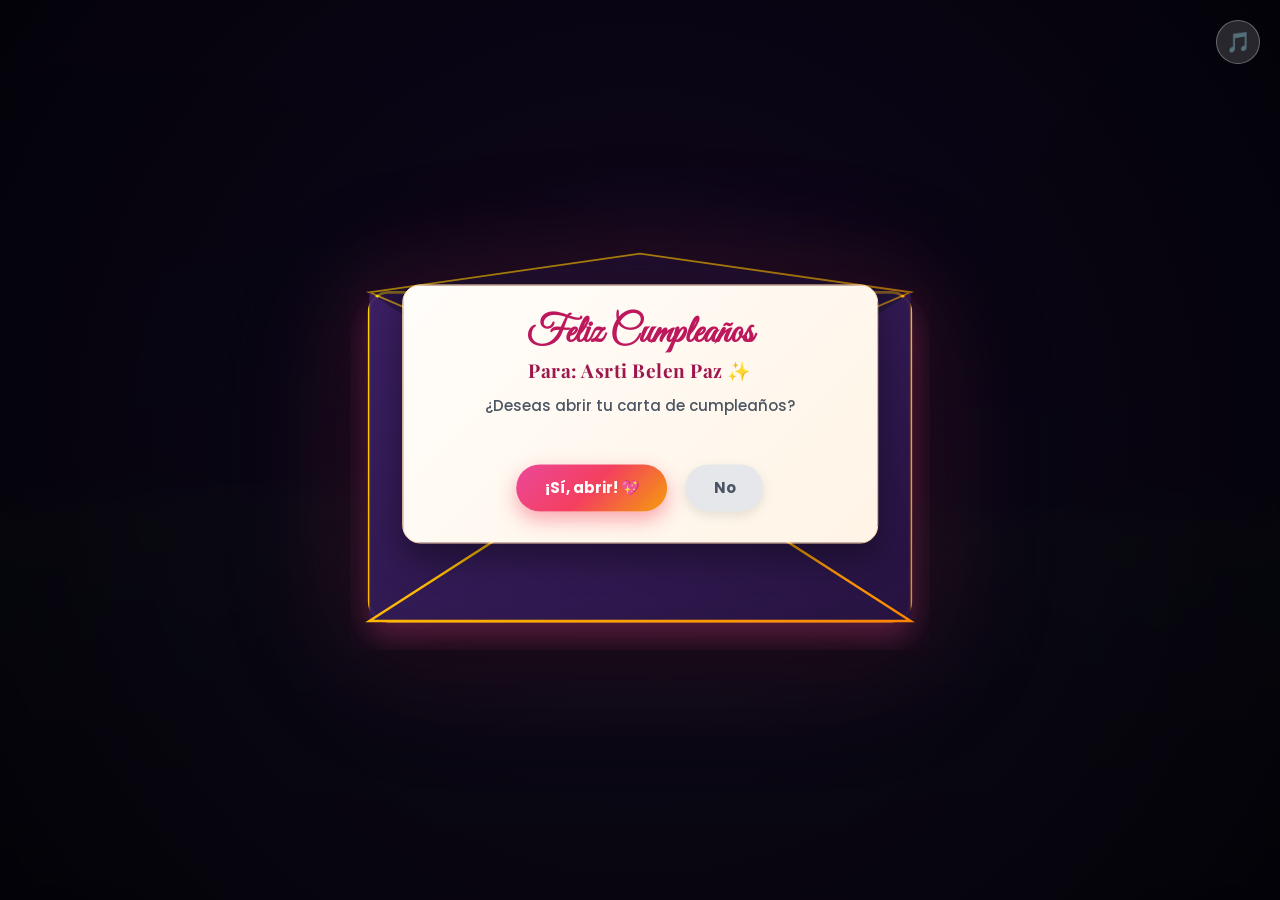
<file: index.html>
<!DOCTYPE html>
<html lang="es">
<head>
  <meta charset="UTF-8" />
  <meta name="viewport" content="width=device-width, initial-scale=1.0, maximum-scale=1.0, user-scalable=no" />
  <title>¡Feliz Cumpleaños Asrti Belen Paz! ✨</title>
  <link rel="preconnect" href="https://fonts.googleapis.com">
  <link rel="preconnect" href="https://fonts.gstatic.com" crossorigin>
  <link href="https://fonts.googleapis.com/css2?family=Dancing+Script:wght@700&family=Great+Vibes&family=Playfair+Display:ital,wght@0,600;0,800;1,600&family=Poppins:wght@300;400;600;700&display=swap" rel="stylesheet">
  <style>
    * {
      box-sizing: border-box;
      margin: 0;
      padding: 0;
      user-select: none;
      -webkit-tap-highlight-color: transparent;
    }
    body, html {
      width: 100%;
      height: 100%;
      overflow: hidden;
      background: #03040c;
      font-family: 'Poppins', sans-serif;
      color: #fff;
    }

    #stage {
      position: absolute;
      top: 0;
      left: 0;
      width: 100%;
      height: 100%;
    }

    /* CONTENEDOR SVG CON CÁMARA DINÁMICA POR VIEWBOX A 60 FPS */
    #worldSvg {
      display: block;
      width: 100%;
      height: 100%;
      will-change: viewBox;
    }

    /* CAPA DE FUEGOS ARTIFICIALES Y TEXTO CALIGRÁFICO */
    #fxCanvas {
      position: absolute;
      top: 0;
      left: 0;
      width: 100%;
      height: 100%;
      pointer-events: none;
      z-index: 20;
    }

    /* MODAL DE CARTA EN SVG GRANDE */
    #envelopeModal {
      position: fixed;
      top: 0;
      left: 0;
      width: 100%;
      height: 100%;
      background: radial-gradient(circle at center, rgba(16, 8, 28, 0.94) 0%, rgba(3, 2, 8, 0.98) 100%);
      backdrop-filter: blur(14px);
      -webkit-backdrop-filter: blur(14px);
      display: flex;
      justify-content: center;
      align-items: center;
      z-index: 100;
      transition: opacity 0.8s ease, visibility 0.8s ease, transform 0.8s cubic-bezier(0.16, 1, 0.3, 1);
    }

    #envelopeModal.hidden {
      opacity: 0;
      visibility: hidden;
      transform: scale(1.1);
      pointer-events: none;
    }

    .svg-envelope-wrapper {
      width: 92%;
      max-width: 580px;
      perspective: 1200px;
      text-align: center;
      position: relative;
    }

    .envelope-svg {
      width: 100%;
      height: auto;
      filter: drop-shadow(0 20px 50px rgba(0,0,0,0.8)) drop-shadow(0 0 40px rgba(236, 72, 153, 0.25));
    }

    /* CARTA DESPLEGABLE DENTRO DEL SOBRE */
    .letter-paper {
      position: absolute;
      top: 35%;
      left: 50%;
      transform: translate(-50%, -40%);
      width: 82%;
      background: linear-gradient(135deg, #fffdfa 0%, #fff4e6 100%);
      border-radius: 18px;
      padding: 28px 24px;
      color: #331526;
      box-shadow: 0 15px 35px rgba(0, 0, 0, 0.4);
      z-index: 10;
      border: 1px solid #fed7aa;
      animation: paperFloat 3s ease-in-out infinite alternate;
    }

    @keyframes paperFloat {
      0% { transform: translate(-50%, -42%); }
      100% { transform: translate(-50%, -38%); }
    }

    .letter-paper h2 {
      font-family: 'Great Vibes', cursive;
      font-size: 38px;
      color: #be185d;
      margin-bottom: 2px;
      line-height: 1.1;
    }

    .letter-paper .recipient {
      font-family: 'Playfair Display', serif;
      font-size: 19px;
      font-weight: 700;
      color: #9d174d;
      letter-spacing: 0.5px;
      margin-bottom: 12px;
    }

    .letter-paper p {
      font-size: 15px;
      color: #4b5563;
      margin-bottom: 22px;
      line-height: 1.5;
      font-weight: 500;
      min-height: 45px;
    }

    .letter-btns-box {
      display: flex;
      justify-content: center;
      align-items: center;
      gap: 18px;
      position: relative;
      min-height: 52px;
    }

    .btn-action {
      padding: 12px 28px;
      border: none;
      border-radius: 30px;
      font-size: 15px;
      font-weight: 700;
      cursor: pointer;
      font-family: 'Poppins', sans-serif;
      transition: transform 0.25s cubic-bezier(0.16, 1, 0.3, 1), box-shadow 0.25s ease, background 0.25s;
    }

    .btn-yes {
      background: linear-gradient(135deg, #ec4899 0%, #f43f5e 50%, #f59e0b 100%);
      color: #fff;
      box-shadow: 0 8px 20px rgba(244, 63, 94, 0.45);
    }
    .btn-yes:hover {
      transform: scale(1.08);
      box-shadow: 0 12px 28px rgba(244, 63, 94, 0.7);
    }

    .btn-no {
      background: #e5e7eb;
      color: #4b5563;
      box-shadow: 0 4px 12px rgba(0,0,0,0.1);
      position: relative;
      transition: transform 0.2s cubic-bezier(0.16, 1, 0.3, 1), left 0.2s, top 0.2s;
    }

    /* TARJETA ELEGANTE FINAL TRAS LA EXPLOSIÓN */
    #celebrationCard {
      position: fixed;
      bottom: 5%;
      left: 50%;
      transform: translateX(-50%) translateY(80px);
      opacity: 0;
      pointer-events: none;
      width: 90%;
      max-width: 660px;
      background: rgba(12, 7, 24, 0.86);
      backdrop-filter: blur(20px);
      -webkit-backdrop-filter: blur(20px);
      border: 2px solid rgba(255, 215, 0, 0.6);
      border-radius: 26px;
      padding: 28px 24px;
      text-align: center;
      z-index: 80;
      box-shadow: 0 25px 60px rgba(0,0,0,0.85), 0 0 40px rgba(255, 215, 0, 0.3);
      transition: transform 1.2s cubic-bezier(0.16, 1, 0.3, 1), opacity 1.2s ease;
    }

    #celebrationCard.active {
      transform: translateX(-50%) translateY(0);
      opacity: 1;
      pointer-events: auto;
    }

    .card-grand-title {
      font-family: 'Great Vibes', cursive;
      font-size: 52px;
      background: linear-gradient(45deg, #ffd700, #ff80bf, #ffffff, #ffd700);
      background-size: 200% auto;
      -webkit-background-clip: text;
      -webkit-text-fill-color: transparent;
      animation: shineGrad 4s linear infinite;
      line-height: 1.1;
      margin-bottom: 6px;
    }

    @keyframes shineGrad {
      to { background-position: 200% center; }
    }

    .card-dedication-name {
      font-family: 'Playfair Display', serif;
      font-size: 26px;
      color: #ffd166;
      font-weight: 700;
      letter-spacing: 1px;
      margin-bottom: 14px;
      text-shadow: 0 0 20px rgba(255, 209, 102, 0.6);
    }

    .card-desc {
      font-size: 15px;
      line-height: 1.7;
      color: #f3f4f6;
      margin-bottom: 24px;
      font-weight: 300;
    }

    .card-buttons-container {
      display: flex;
      flex-direction: column;
      align-items: center;
      gap: 12px;
      margin-bottom: 8px;
    }

    .btn-developer-gift {
      display: inline-flex;
      align-items: center;
      justify-content: center;
      gap: 12px;
      padding: 16px 32px;
      border-radius: 50px;
      background: linear-gradient(135deg, #f59e0b 0%, #ec4899 50%, #8b5cf6 100%);
      background-size: 200% 200%;
      color: #fff;
      font-size: 16px;
      font-weight: 700;
      text-decoration: none;
      box-shadow: 0 10px 30px rgba(236, 72, 153, 0.6);
      border: 2px solid rgba(255, 255, 255, 0.5);
      cursor: pointer;
      animation: pulseBtn 2s infinite alternate ease-in-out;
      transition: all 0.3s ease;
    }

    .btn-direct-cake {
      display: inline-flex;
      align-items: center;
      justify-content: center;
      gap: 10px;
      padding: 12px 26px;
      border-radius: 40px;
      background: rgba(255, 255, 255, 0.12);
      border: 1.5px solid rgba(255, 215, 0, 0.6);
      color: #ffd700;
      font-size: 14px;
      font-weight: 600;
      text-decoration: none;
      transition: all 0.3s ease;
    }
    .btn-direct-cake:hover {
      background: rgba(255, 215, 0, 0.25);
      transform: translateY(-2px);
      box-shadow: 0 6px 20px rgba(255, 215, 0, 0.4);
    }
      font-weight: 700;
      text-decoration: none;
      box-shadow: 0 10px 30px rgba(236, 72, 153, 0.6);
      border: 2px solid rgba(255, 255, 255, 0.5);
      cursor: pointer;
      animation: pulseBtn 2s infinite alternate ease-in-out;
      transition: all 0.3s ease;
    }

    @keyframes pulseBtn {
      0% { transform: scale(1); box-shadow: 0 10px 25px rgba(236, 72, 153, 0.5); }
      100% { transform: scale(1.05); box-shadow: 0 14px 40px rgba(245, 158, 11, 0.8); }
    }

    .btn-developer-gift:hover {
      transform: scale(1.09) translateY(-2px);
      filter: brightness(1.15);
    }

    .replay-link {
      display: inline-block;
      margin-top: 14px;
      color: rgba(255, 255, 255, 0.65);
      font-size: 13px;
      text-decoration: underline;
      cursor: pointer;
    }
    .replay-link:hover {
      color: #ffd700;
    }

    /* CONTROL DE AUDIO */
    .audio-btn {
      position: fixed;
      top: 20px;
      right: 20px;
      z-index: 120;
      background: rgba(255, 255, 255, 0.15);
      backdrop-filter: blur(10px);
      border: 1px solid rgba(255, 255, 255, 0.3);
      color: #fff;
      border-radius: 50%;
      width: 44px;
      height: 44px;
      display: flex;
      justify-content: center;
      align-items: center;
      font-size: 20px;
      cursor: pointer;
      transition: background 0.3s;
    }
    .audio-btn:hover {
      background: rgba(255, 255, 255, 0.3);
    }
  </style>
</head>
<body>

  <button class="audio-btn" id="audioBtn" title="Música On/Off">🎵</button>

  <audio id="bgMusic" src="musica/cancion.mp3" preload="auto" loop></audio>
  <audio id="sfxSoplar" src="efectos de sonidos/soplar1.mp3" preload="auto"></audio>

  <!-- MODAL INICIAL CON CARTA SVG GRANDE -->
  <div id="envelopeModal">
    <div class="svg-envelope-wrapper">
      <!-- SOBRE SVG GRANDE -->
      <svg class="envelope-svg" viewBox="0 0 600 420" fill="none" xmlns="http://www.w3.org/2000/svg">
        <defs>
          <linearGradient id="envGradBack" x1="0%" y1="0%" x2="100%" y2="100%">
            <stop offset="0%" stop-color="#2d174a"/>
            <stop offset="100%" stop-color="#190d2e"/>
          </linearGradient>
          <linearGradient id="envGradFront" x1="0%" y1="0%" x2="100%" y2="100%">
            <stop offset="0%" stop-color="#3d2066"/>
            <stop offset="100%" stop-color="#261340"/>
          </linearGradient>
          <linearGradient id="goldBorder" x1="0%" y1="0%" x2="100%" y2="100%">
            <stop offset="0%" stop-color="#ffd700"/>
            <stop offset="50%" stop-color="#ffb703"/>
            <stop offset="100%" stop-color="#fb8500"/>
          </linearGradient>
          <filter id="envGlow" x="-20%" y="-20%" width="140%" height="140%">
            <feDropShadow dx="0" dy="15" stdDeviation="15" flood-color="#ec4899" flood-opacity="0.3"/>
          </filter>
        </defs>

        <!-- Fondo del sobre -->
        <rect x="20" y="50" width="560" height="340" rx="20" fill="url(#envGradBack)" stroke="url(#goldBorder)" stroke-width="3" filter="url(#envGlow)"/>

        <!-- Solapa abierta hacia arriba -->
        <polygon points="20,50 300,10 580,50 300,170" fill="#201138" stroke="url(#goldBorder)" stroke-width="2" opacity="0.6"/>

        <!-- Laterales interiores del sobre -->
        <polygon points="20,50 300,240 20,390" fill="url(#envGradFront)" opacity="0.95"/>
        <polygon points="580,50 300,240 580,390" fill="url(#envGradFront)" opacity="0.95"/>
        
        <!-- Solapa frontal inferior -->
        <polygon points="20,390 300,210 580,390" fill="url(#envGradFront)" stroke="url(#goldBorder)" stroke-width="2.5"/>

        <!-- Sello dorado de cera -->
        <circle cx="300" cy="210" r="34" fill="url(#goldBorder)"/>
        <circle cx="300" cy="210" r="28" fill="#ffd700" stroke="#b45309" stroke-width="2"/>
        <text x="300" y="218" text-anchor="middle" font-size="22" font-family="'Great Vibes', cursive" fill="#78350f" font-weight="bold">A</text>
      </svg>

      <!-- PAPEL DE LA CARTA INTERACTIVA -->
      <div class="letter-paper" id="letterPaper">
        <h2>Feliz Cumpleaños</h2>
        <div class="recipient">Para: Asrti Belen Paz ✨</div>
        <p id="questionText">¿Deseas abrir tu carta de cumpleaños?</p>
        <div class="letter-btns-box">
          <button class="btn-action btn-yes" id="btnYes">¡Sí, abrir! 💖</button>
          <button class="btn-action btn-no" id="btnNo">No</button>
        </div>
      </div>
    </div>
  </div>

  <!-- LIENZO DE ESCENA PRINCIPAL -->
  <div id="stage">
    <!-- MUNDO SVG VERTICAL GRANDE: 1400 ancho x 3200 alto -->
    <svg id="worldSvg" viewBox="0 0 1400 3200" preserveAspectRatio="xMidYMid slice">
      <defs>
        <!-- CIELO GRADIENTE CONTINUO (Espacio exterior hasta la pradera) -->
        <linearGradient id="skyGradient" x1="0%" y1="0%" x2="0%" y2="100%">
          <stop offset="0%" stop-color="#020308" />
          <stop offset="15%" stop-color="#06091e" />
          <stop offset="35%" stop-color="#121035" />
          <stop offset="55%" stop-color="#1b1245" />
          <stop offset="75%" stop-color="#281354" />
          <stop offset="92%" stop-color="#3d185e" />
          <stop offset="100%" stop-color="#171833" />
        </linearGradient>

        <!-- LUNA RESPLANDOR -->
        <radialGradient id="moonGlow" cx="50%" cy="50%" r="50%">
          <stop offset="0%" stop-color="#ffffff" stop-opacity="1"/>
          <stop offset="35%" stop-color="#fff7cd" stop-opacity="0.95"/>
          <stop offset="70%" stop-color="#ffd166" stop-opacity="0.35"/>
          <stop offset="100%" stop-color="#ffb703" stop-opacity="0"/>
        </radialGradient>

        <!-- LLAMA DE FUEGO -->
        <radialGradient id="fireGrad" cx="50%" cy="80%" r="65%">
          <stop offset="0%" stop-color="#ffffff"/>
          <stop offset="25%" stop-color="#ffe600"/>
          <stop offset="60%" stop-color="#ff5400"/>
          <stop offset="90%" stop-color="#ff0055"/>
          <stop offset="100%" stop-color="#79001b" stop-opacity="0"/>
        </radialGradient>

        <radialGradient id="arrowFireGrad" cx="50%" cy="50%" r="50%">
          <stop offset="0%" stop-color="#ffffff"/>
          <stop offset="35%" stop-color="#ffe600"/>
          <stop offset="75%" stop-color="#ff3c00"/>
          <stop offset="100%" stop-color="#ff0000" stop-opacity="0"/>
        </radialGradient>

        <!-- CÉSPED -->
        <linearGradient id="grassGrad" x1="0%" y1="0%" x2="0%" y2="100%">
          <stop offset="0%" stop-color="#2b7a3a"/>
          <stop offset="30%" stop-color="#185124"/>
          <stop offset="100%" stop-color="#09220f"/>
        </linearGradient>

        <!-- MONTAÑAS -->
        <linearGradient id="mountGrad1" x1="0%" y1="0%" x2="0%" y2="100%">
          <stop offset="0%" stop-color="#1b1738"/>
          <stop offset="100%" stop-color="#0b081b"/>
        </linearGradient>
        <linearGradient id="mountGrad2" x1="0%" y1="0%" x2="0%" y2="100%">
          <stop offset="0%" stop-color="#151d3b"/>
          <stop offset="100%" stop-color="#080e22"/>
        </linearGradient>

        <filter id="glowFilt" x="-50%" y="-50%" width="200%" height="200%">
          <feGaussianBlur stdDeviation="8" result="b1"/>
          <feMerge>
            <feMergeNode in="b1"/>
            <feMergeNode in="SourceGraphic"/>
          </feMerge>
        </filter>
        <filter id="heavyGlow" x="-100%" y="-100%" width="300%" height="300%">
          <feGaussianBlur stdDeviation="18" result="b1"/>
          <feMerge>
            <feMergeNode in="b1"/>
            <feMergeNode in="SourceGraphic"/>
          </feMerge>
        </filter>
      </defs>

      <!-- FONDO COMPLETO -->
      <rect width="1400" height="3200" fill="url(#skyGradient)" />

      <!-- CAMPO DE ESTRELLAS -->
      <g id="starsLayer"></g>

      <!-- NUBES Y NEBULOSAS SUAVES EN EL CIELO -->
      <g opacity="0.35">
        <path d="M-100,1200 Q300,1100 700,1250 T1500,1180 L1500,1400 L-100,1400 Z" fill="#4a1575" />
        <path d="M-100,1650 Q450,1500 900,1680 T1500,1580 L1500,1850 L-100,1850 Z" fill="#2d1354" />
      </g>

      <!-- LA GRAN LUNA (A la altura de y=520, donde la flecha ascenderá) -->
      <g id="lunaGroup" transform="translate(700, 520)">
        <!-- Gran resplandor de la luna -->
        <circle cx="0" cy="0" r="160" fill="url(#moonGlow)" filter="url(#heavyGlow)" opacity="0.9" />
        <!-- Disco lunar -->
        <circle cx="0" cy="0" r="75" fill="#fffdf0" />
        <!-- Cráteres suaves -->
        <circle cx="-22" cy="-18" r="14" fill="#e9e1c4" opacity="0.75" />
        <circle cx="26" cy="22" r="20" fill="#e9e1c4" opacity="0.6" />
        <circle cx="-16" cy="32" r="11" fill="#e9e1c4" opacity="0.5" />
        <circle cx="34" cy="-24" r="12" fill="#e9e1c4" opacity="0.6" />
      </g>

      <!-- MONTAÑAS DE FONDO LEJANAS (y=2450) -->
      <path d="M-100,2500 Q200,2250 550,2460 T1150,2380 T1500,2480 L1500,3200 L-100,3200 Z" fill="url(#mountGrad1)" />

      <!-- MONTAÑAS CERCANAS (y=2620) -->
      <path d="M-100,2680 Q350,2450 750,2620 T1500,2590 L1500,3200 L-100,3200 Z" fill="url(#mountGrad2)" />

      <!-- COLINA DE CÉSPED DELANTERA (y=2830) -->
      <path d="M-100,2830 Q350,2770 700,2800 T1500,2810 L1500,3200 L-100,3200 Z" fill="url(#grassGrad)" />
      <g id="grassBladesGroup"></g>

      <!-- FOGATA / LLAMA DE FUEGO EN EL SUELO (x=530, y=2830) -->
      <g id="campfireGroup" transform="translate(530, 2830)">
        <!-- Piedras del fogón -->
        <ellipse cx="-26" cy="8" rx="14" ry="7" fill="#3f3f50" />
        <ellipse cx="26" cy="8" rx="14" ry="7" fill="#333342" />
        <ellipse cx="0" cy="12" rx="20" ry="8" fill="#242430" />
        <ellipse cx="-14" cy="11" rx="12" ry="6" fill="#3a3a4c" />
        <ellipse cx="14" cy="11" rx="12" ry="6" fill="#363646" />
        <!-- Leños de madera -->
        <rect x="-28" y="-3" width="56" height="10" rx="4" fill="#582a13" transform="rotate(-18)" />
        <rect x="-28" y="-3" width="56" height="10" rx="4" fill="#6a3518" transform="rotate(20)" />
        <!-- Brasa y llama viva de fuego -->
        <ellipse cx="0" cy="2" rx="22" ry="7" fill="#ff4d00" filter="url(#glowFilt)" />
        <g id="flameGroup" filter="url(#glowFilt)">
          <path id="flameOuter" d="M0,-60 C18,-38 28,-16 18,2 C10,12 -10,12 -18,2 C-28,-16 -18,-38 0,-60 Z" fill="url(#fireGrad)" />
          <path id="flameInner" d="M0,-36 C10,-22 14,-10 9,0 C5,6 -5,6 -9,0 C-14,-10 -10,-22 0,-36 Z" fill="#ffffff" opacity="0.9" />
        </g>
        <g id="fireSparksGroup"></g>
      </g>

      <!-- ARCO EN EL SUELO (x=730, y=2840) -->
      <g id="groundBow" transform="translate(730, 2840) rotate(32)">
        <path d="M-30,-6 Q0,-20 30,-6" fill="none" stroke="#8b4513" stroke-width="5" stroke-linecap="round" />
        <line x1="-30" y1="-6" x2="30" y2="-6" stroke="#fef08a" stroke-width="2" />
      </g>

      <!-- PERSONAJE DE PALITOS (STICKMAN ARTICULADO POR JS A 60 FPS) -->
      <g id="stickman">
        <!-- Cabeza con trazo idéntico a la imagen -->
        <circle id="smHead" cx="660" cy="2650" r="28" fill="#ffffff" stroke="#000000" stroke-width="8" />
        <!-- Torso -->
        <line id="smTorso" x1="660" y1="2678" x2="660" y2="2760" stroke="#000000" stroke-width="8" stroke-linecap="round" />
        <!-- Brazo Izquierdo -->
        <polyline id="smLeftArm" points="660,2700 635,2730 620,2750" fill="none" stroke="#000000" stroke-width="8" stroke-linecap="round" stroke-linejoin="round" />
        <circle id="smLeftHand" cx="620" cy="2750" r="5" fill="#000000" />
        <!-- Brazo Derecho (Saludando arriba al inicio como la foto) -->
        <polyline id="smRightArm" points="660,2700 688,2680 705,2635" fill="none" stroke="#000000" stroke-width="8" stroke-linecap="round" stroke-linejoin="round" />
        <circle id="smRightHand" cx="705" cy="2635" r="5" fill="#000000" />
        <!-- Pierna Izquierda -->
        <polyline id="smLeftLeg" points="660,2760 635,2795 622,2832 608,2835" fill="none" stroke="#000000" stroke-width="8" stroke-linecap="round" stroke-linejoin="round" />
        <!-- Pierna Derecha -->
        <polyline id="smRightLeg" points="660,2760 665,2798 666,2832 686,2835" fill="none" stroke="#000000" stroke-width="8" stroke-linecap="round" stroke-linejoin="round" />

        <!-- ARCO SOSTENIDO EN MANO -->
        <g id="smHeldBow" opacity="0">
          <path id="smBowWood" d="M-10,-45 Q20,0 -10,45" fill="none" stroke="#8b4513" stroke-width="5" stroke-linecap="round" />
          <path id="smBowString" d="M-10,-45 L-10,45" stroke="#fef08a" stroke-width="2" />
          <!-- Flecha colocada -->
          <g id="smNockedArrow" opacity="0">
            <line x1="-35" y1="0" x2="35" y2="0" stroke="#d4a373" stroke-width="3.5" stroke-linecap="round" />
            <path d="M-35,-5 L-25,0 L-35,5" fill="none" stroke="#ef4444" stroke-width="2.5" />
            <polygon points="35,-5 45,0 35,5" fill="#cbd5e1" />
            <!-- Fuego en la punta -->
            <circle id="smTipFlame" cx="42" cy="0" r="10" fill="url(#arrowFireGrad)" filter="url(#glowFilt)" opacity="0" />
          </g>
        </g>
      </g>

      <!-- FLECHA VOLADORA EN ASCENSO -->
      <g id="flyingArrow" opacity="0" transform="translate(660, 2670) rotate(-90)">
        <g id="arrowTrail"></g>
        <line x1="-40" y1="0" x2="40" y2="0" stroke="#d4a373" stroke-width="4.5" stroke-linecap="round" />
        <path d="M-40,-7 L-28,0 L-40,7" fill="none" stroke="#ef4444" stroke-width="3.5" />
        <path d="M-48,-6 L-36,0 L-48,6" fill="none" stroke="#f59e0b" stroke-width="3" />
        <polygon points="40,-7 54,0 40,7" fill="#e2e8f0" />
        <ellipse cx="48" cy="0" rx="22" ry="14" fill="url(#arrowFireGrad)" filter="url(#heavyGlow)" />
        <ellipse cx="52" cy="0" rx="12" ry="7" fill="#ffffff" />
      </g>

      <!-- TEXTO CALIGRÁFICO ESCRIBÍENDOSE EN EL CIELO CON TRAZOS CELESTIALES -->
      <g id="skyWritingGroup" opacity="0">
        <text x="700" y="320" text-anchor="middle" font-family="'Great Vibes', cursive" font-size="78" fill="#ffd700" filter="url(#heavyGlow)" letter-spacing="2">¡Feliz Cumpleaños!</text>
        <text x="700" y="420" text-anchor="middle" font-family="'Playfair Display', serif" font-size="52" font-weight="bold" fill="#ffffff" filter="url(#heavyGlow)" letter-spacing="3">✨ Asrti Belen Paz ✨</text>
      </g>
    </svg>
  </div>

  <!-- CANVAS PARA PARTICULAS Y FUEGOS ARTIFICIALES -->
  <canvas id="fxCanvas"></canvas>

  <!-- TARJETA ELEGANTE FINAL -->
  <div id="celebrationCard">
    <div class="card-grand-title">¡Feliz Cumpleaños!</div>
    <div class="card-dedication-name">✨ Asrti Belen Paz ✨</div>
    <p class="card-desc">
      Que cada estrella del firmamento ilumine tu camino con bendiciones, salud inquebrantable, alegría desbordante y sueños cumplidos. ¡Hoy el universo entero celebra contigo! 🎂💖
    </p>
    <div class="card-buttons-container">
      <a href="pregunta.html" class="btn-developer-gift">
        <span>🎁 Ver el regalo que te dejó el desarrollador ✨</span>
      </a>
    </div>
    <div>
      <span class="replay-link" id="replayBtn">↺ Revivir la animación</span>
    </div>
  </div>

  <script>
    /* ==========================================================================
       1. AUDIO Y SONIDOS
       ========================================================================== */
    const bgMusic = document.getElementById('bgMusic');
    const sfxSoplar = document.getElementById('sfxSoplar');
    const audioBtn = document.getElementById('audioBtn');
    let isMuted = false;

    audioBtn.addEventListener('click', () => {
      isMuted = !isMuted;
      if (isMuted) {
        bgMusic.pause();
        audioBtn.textContent = '🔇';
      } else {
        bgMusic.play().catch(() => {});
        audioBtn.textContent = '🎵';
      }
    });

    let actx = null;
    function getActx() {
      if (!actx) actx = new (window.AudioContext || window.webkitAudioContext)();
      if (actx.state === 'suspended') actx.resume();
      return actx;
    }

    function soundBowRelease() {
      try {
        const ctx = getActx();
        const osc = ctx.createOscillator();
        const g = ctx.createGain();
        osc.connect(g);
        g.connect(ctx.destination);
        osc.type = 'triangle';
        osc.frequency.setValueAtTime(520, ctx.currentTime);
        osc.frequency.exponentialRampToValueAtTime(100, ctx.currentTime + 0.28);
        g.gain.setValueAtTime(0.4, ctx.currentTime);
        g.gain.exponentialRampToValueAtTime(0.01, ctx.currentTime + 0.3);
        osc.start();
        osc.stop(ctx.currentTime + 0.3);
      } catch(e) {}
    }

    function soundRocketAscend() {
      try {
        const ctx = getActx();
        const osc = ctx.createOscillator();
        const g = ctx.createGain();
        osc.connect(g);
        g.connect(ctx.destination);
        osc.type = 'sine';
        osc.frequency.setValueAtTime(260, ctx.currentTime);
        osc.frequency.exponentialRampToValueAtTime(1600, ctx.currentTime + 3.2);
        g.gain.setValueAtTime(0.12, ctx.currentTime);
        g.gain.linearRampToValueAtTime(0.35, ctx.currentTime + 2.8);
        g.gain.exponentialRampToValueAtTime(0.01, ctx.currentTime + 3.2);
        osc.start();
        osc.stop(ctx.currentTime + 3.2);
      } catch(e) {}
    }

    function soundBigExplosion() {
      try {
        const ctx = getActx();
        const bSize = ctx.sampleRate * 2.0;
        const buf = ctx.createBuffer(1, bSize, ctx.sampleRate);
        const d = buf.getChannelData(0);
        for (let i = 0; i < bSize; i++) d[i] = Math.random() * 2 - 1;

        const noise = ctx.createBufferSource();
        noise.buffer = buf;
        const filter = ctx.createBiquadFilter();
        filter.type = 'lowpass';
        filter.frequency.setValueAtTime(1000, ctx.currentTime);
        filter.frequency.exponentialRampToValueAtTime(50, ctx.currentTime + 1.8);

        const g = ctx.createGain();
        g.gain.setValueAtTime(0.9, ctx.currentTime);
        g.gain.exponentialRampToValueAtTime(0.01, ctx.currentTime + 1.9);

        noise.connect(filter);
        filter.connect(g);
        g.connect(ctx.destination);
        noise.start();
        noise.stop(ctx.currentTime + 1.9);

        // Campanas celestiales
        const notes = [523.25, 659.25, 783.99, 1046.50, 1318.51, 1567.98];
        notes.forEach((freq, i) => {
          setTimeout(() => {
            const o = ctx.createOscillator();
            const gn = ctx.createGain();
            o.connect(gn);
            gn.connect(ctx.destination);
            o.type = 'sine';
            o.frequency.setValueAtTime(freq, ctx.currentTime);
            gn.gain.setValueAtTime(0.25, ctx.currentTime);
            gn.gain.exponentialRampToValueAtTime(0.001, ctx.currentTime + 1.0);
            o.start();
            o.stop(ctx.currentTime + 1.0);
          }, i * 110);
        });
      } catch(e) {}
    }

    /* ==========================================================================
       2. MUNDO SVG Y ELEMENTOS AMBIENTALES
       ========================================================================== */
    const starsLayer = document.getElementById('starsLayer');
    for (let i = 0; i < 280; i++) {
      const cx = Math.random() * 1400;
      const cy = Math.random() * 2600;
      const r = Math.random() * 2 + 0.6;
      const op = Math.random() * 0.75 + 0.25;
      const star = document.createElementNS('http://www.w3.org/2000/svg', 'circle');
      star.setAttribute('cx', cx);
      star.setAttribute('cy', cy);
      star.setAttribute('r', r);
      star.setAttribute('fill', '#ffffff');
      star.setAttribute('opacity', op);
      starsLayer.appendChild(star);
    }

    const grassGroup = document.getElementById('grassBladesGroup');
    for (let i = 0; i < 150; i++) {
      const x = Math.random() * 1400;
      const y = 2800 + Math.random() * 200;
      const h = 12 + Math.random() * 20;
      const blade = document.createElementNS('http://www.w3.org/2000/svg', 'path');
      blade.setAttribute('d', `M${x},${y} Q${x + (Math.random() * 12 - 6)},${y - h} ${x + (Math.random() * 8 - 4)},${y - h}`);
      blade.setAttribute('stroke', '#38b000');
      blade.setAttribute('stroke-width', '2.5');
      blade.setAttribute('stroke-linecap', 'round');
      grassGroup.appendChild(blade);
    }

    // Chispas de la fogata
    const fireSparksGroup = document.getElementById('fireSparksGroup');
    for (let i = 0; i < 10; i++) {
      const sp = document.createElementNS('http://www.w3.org/2000/svg', 'circle');
      sp.setAttribute('cx', Math.random() * 24 - 12);
      sp.setAttribute('cy', Math.random() * 20 - 20);
      sp.setAttribute('r', Math.random() * 2.5 + 1);
      sp.setAttribute('fill', '#ffe600');
      sp.setAttribute('opacity', Math.random() * 0.8 + 0.2);
      fireSparksGroup.appendChild(sp);
    }

    /* ==========================================================================
       3. SISTEMA DE CÁMARA A 60 FPS (LERP VIEWBOX INTERPOLATION)
       ========================================================================== */
    const worldSvg = document.getElementById('worldSvg');

    // Estado actual de la cámara
    let cam = {
      x: 0,
      y: 2300,
      w: 1400,
      h: 900
    };

    // Objetivo al que viaja la cámara suavemente a 60 FPS
    let targetCam = {
      x: 0,
      y: 2300,
      w: 1400,
      h: 900,
      lerpSpeed: 0.08
    };

    function updateCamera() {
      cam.x += (targetCam.x - cam.x) * targetCam.lerpSpeed;
      cam.y += (targetCam.y - cam.y) * targetCam.lerpSpeed;
      cam.w += (targetCam.w - cam.w) * targetCam.lerpSpeed;
      cam.h += (targetCam.h - cam.h) * targetCam.lerpSpeed;

      worldSvg.setAttribute('viewBox', `${cam.x} ${cam.y} ${cam.w} ${cam.h}`);
    }

    /* ==========================================================================
       4. MOTOR DE FÍSICA Y CINEMÁTICA INVERSA (IK) A 60 FPS
       ========================================================================== */
    const smHead = document.getElementById('smHead');
    const smTorso = document.getElementById('smTorso');
    const smLeftArm = document.getElementById('smLeftArm');
    const smLeftHand = document.getElementById('smLeftHand');
    const smRightArm = document.getElementById('smRightArm');
    const smRightHand = document.getElementById('smRightHand');
    const smLeftLeg = document.getElementById('smLeftLeg');
    const smRightLeg = document.getElementById('smRightLeg');
    const smHeldBow = document.getElementById('smHeldBow');
    const smBowWood = document.getElementById('smBowWood');
    const smBowString = document.getElementById('smBowString');
    const smNockedArrow = document.getElementById('smNockedArrow');
    const smTipFlame = document.getElementById('smTipFlame');
    const groundBow = document.getElementById('groundBow');
    const flameOuter = document.getElementById('flameOuter');

    // SOLVER DE 2 HUESOS (INVERSE KINEMATICS)
    // Garantiza físicamente que las manos y pies NUNCA se separen del cuerpo
    function solveLimbIK(startX, startY, targetX, targetY, bendDir = 1, len1 = 34, len2 = 34) {
      const dx = targetX - startX;
      const dy = targetY - startY;
      const dist = Math.hypot(dx, dy);
      const maxReach = (len1 + len2) * 0.999;
      const d = Math.max(0.1, Math.min(dist, maxReach));

      const baseAng = Math.atan2(dy, dx);
      const cosA = (len1 * len1 + d * d - len2 * len2) / (2 * len1 * d);
      const clampedCos = Math.max(-1, Math.min(1, cosA));
      const angA = Math.acos(clampedCos);

      const jointAng = baseAng + bendDir * angA;
      const midX = startX + len1 * Math.cos(jointAng);
      const midY = startY + len1 * Math.sin(jointAng);

      const endX = startX + (dx / dist) * d;
      const endY = startY + (dy / dist) * d;

      return {
        start: { x: startX, y: startY },
        mid: { x: midX, y: midY },
        end: { x: endX, y: endY }
      };
    }

    // Estado físico del personaje
    let man = {
      x: 660,
      y: 2650,
      baseY: 2650,
      walkCycle: 0,
      bowHeld: false,
      arrowNocked: false,
      arrowIgnited: false,
      bowAngle: 0,
      bowStringPull: 0,
      state: 'wave',
      stateTime: 0
    };

    let flameT = 0;

    function renderStickman() {
      flameT += 0.15;
      const f1 = Math.sin(flameT * 2.5) * 6;
      const f2 = Math.cos(flameT * 3.2) * 5;
      const fh = Math.sin(flameT * 4.0) * 8;
      flameOuter.setAttribute('d', `M${f1},-60 C${18 + f2},-38 28,-16 18,2 C10,12 -10,12 -18,2 C-28,-16 ${-18 + f1},-38 ${f1},${-60 - fh} Z`);

      man.stateTime += 0.016;

      let hx = man.x;
      let hy = man.y;
      let neckX = hx;
      let neckY = hy + 28;
      let hipX = hx;
      let hipY = hy + 110;

      // Variables objetivo para las manos y pies
      let targetLX = hx - 28, targetLY = hy + 85;
      let targetRX = hx + 35, targetRY = hy + 85;
      let targetFootLX = hx - 25, targetFootLY = 2835;
      let targetFootRX = hx + 15, targetFootLY2 = 2835;

      // MAQUINA DE ESTADOS FÍSICOS CON VECTORES EXACTOS (RITMO HUMANO TRANQUILO)
      if (man.state === 'wave') {
        man.facing = 1;
        // Saludo suave y cariñoso a ritmo humano
        const waveAngle = Math.sin(man.stateTime * 3.2) * 14;
        targetRX = hx + 40 + waveAngle;
        targetRY = hy - 18 + Math.cos(man.stateTime * 3.2) * 5;
        targetLX = hx - 26;
        targetLY = hy + 80;

        targetFootLX = hx - 20;
        targetFootLY = 2835;
        targetFootRX = hx + 18;
        targetFootLY2 = 2835;
      }
      else if (man.state === 'walkToBow') {
        man.facing = 1;
        man.x += 1.0; // Caminata pausada y tranquila
        hx = man.x;
        man.walkCycle += 0.08;

        // Rebote pélvico físico suave
        const bob = Math.abs(Math.sin(man.walkCycle * 2)) * 3.5;
        man.y = man.baseY - bob;
        hy = man.y;
        neckY = hy + 28;
        hipY = hy + 110;

        // Vectores de paso orgánico
        const stride = 22;
        const p1 = man.walkCycle;
        const p2 = man.walkCycle + Math.PI;

        targetFootLX = hx + Math.sin(p1) * stride;
        const liftL = Math.max(0, Math.cos(p1) * 12);
        targetFootLY = 2835 - liftL;

        targetFootRX = hx + Math.sin(p2) * stride;
        const liftR = Math.max(0, Math.cos(p2) * 12);
        targetFootLY2 = 2835 - liftR;

        // Brazos balanceándose suavemente en contra-fase
        targetLX = hx - Math.sin(p1) * 15;
        targetLY = hy + 78;
        targetRX = hx - Math.sin(p2) * 15;
        targetRY = hy + 78;

        if (man.x >= 715) {
          man.state = 'bendBow';
          man.stateTime = 0;
        }
      }
      else if (man.state === 'bendBow') {
        // Se agacha pausadamente doblando rodillas e inclinando torso
        const t = Math.min(man.stateTime * 0.75, 1);
        const ease = t * t * (3 - 2 * t);

        man.y = man.baseY + ease * 45;
        hy = man.y;
        neckY = hy + 28;
        hipY = hy + 105;

        // Mano izquierda alcanza con calma el arco en el suelo
        targetLX = hx + 15 + ease * 5;
        targetLY = 2838;

        // Mano derecha equilibra atrás
        targetRX = hx - 25 - ease * 10;
        targetRY = hy + 50;

        targetFootLX = hx - 18;
        targetFootLY = 2835;
        targetFootRX = hx + 18;
        targetFootLY2 = 2835;

        if (t >= 1 && man.stateTime > 1.4) {
          groundBow.style.display = 'none';
          man.bowHeld = true;
          smHeldBow.setAttribute('opacity', '1');
          man.state = 'standBow';
          man.stateTime = 0;
        }
      }
      else if (man.state === 'standBow') {
        // Se incorpora con calma con el arco en mano
        const t = Math.min(man.stateTime * 0.75, 1);
        const ease = t * t * (3 - 2 * t);

        man.y = (man.baseY + 45) - ease * 45;
        hy = man.y;
        neckY = hy + 28;
        hipY = hy + 110;

        targetLX = hx + 25;
        targetLY = hy + 65;

        targetRX = hx + 5 - (1 - ease) * 30;
        targetRY = hy + 65;

        man.bowAngle = 0;

        targetFootLX = hx - 18;
        targetFootLY = 2835;
        targetFootRX = hx + 18;
        targetFootLY2 = 2835;

        if (t >= 1 && man.stateTime > 1.4) {
          man.arrowNocked = true;
          smNockedArrow.setAttribute('opacity', '1');
          man.state = 'walkToFire';
          man.stateTime = 0;
        }
      }
      else if (man.state === 'walkToFire') {
        man.facing = -1;
        man.x -= 1.0; // Caminata tranquila hacia la fogata
        hx = man.x;
        man.walkCycle += 0.08;

        const bob = Math.abs(Math.sin(man.walkCycle * 2)) * 3.5;
        man.y = man.baseY - bob;
        hy = man.y;
        neckY = hy + 28;
        hipY = hy + 110;

        const stride = 22;
        const p1 = man.walkCycle;
        const p2 = man.walkCycle + Math.PI;

        targetFootLX = hx + Math.sin(p1) * stride;
        const liftL = Math.max(0, Math.cos(p1) * 12);
        targetFootLY = 2835 - liftL;

        targetFootRX = hx + Math.sin(p2) * stride;
        const liftR = Math.max(0, Math.cos(p2) * 12);
        targetFootLY2 = 2835 - liftR;

        // Ambas manos llevan el arco y la flecha con serenidad
        targetLX = hx - 26;
        targetLY = hy + 65;
        targetRX = hx - 5;
        targetRY = hy + 65;

        man.bowAngle = 180;

        if (man.x <= 585) {
          man.state = 'ignite';
          man.stateTime = 0;
        }
      }
      else if (man.state === 'ignite') {
        // Extiende la flecha hacia el fuego con cuidado y paciencia
        const t = Math.min(man.stateTime * 0.8, 1);
        const ease = t * t * (3 - 2 * t);

        targetLX = hx - 28 - ease * 12;
        targetLY = hy + 60 + ease * 25;

        targetRX = hx - 8 - ease * 35;
        targetRY = hy + 60 + ease * 25;

        man.bowAngle = 195;

        targetFootLX = hx - 18;
        targetFootLY = 2835;
        targetFootRX = hx + 18;
        targetFootLY2 = 2835;

        if (man.stateTime > 1.2 && !man.arrowIgnited) {
          man.arrowIgnited = true;
          smTipFlame.setAttribute('opacity', '1');
          try {
            sfxSoplar.currentTime = 0;
            sfxSoplar.play().catch(() => {});
          } catch(e) {}
        }

        if (man.stateTime > 2.4) {
          man.state = 'aimUp';
          man.stateTime = 0;
        }
      }
      else if (man.state === 'aimUp') {
        man.facing = 1;
        // Levanta el arco con grandeza y serenidad hacia las estrellas
        const t = Math.min(man.stateTime * 0.65, 1);
        const ease = t * t * (3 - 2 * t);

        targetLX = hx;
        targetLY = hy - 25 * ease;

        // Tensa la cuerda del arco pausadamente
        const pull = ease * 26;
        targetRX = hx;
        targetRY = hy + 35 + (1 - ease) * 30;

        man.bowAngle = -90;
        man.bowStringPull = pull;

        targetFootLX = hx - 22;
        targetFootLY = 2835;
        targetFootRX = hx + 22;
        targetFootLY2 = 2835;

        smHead.setAttribute('cy', hy - ease * 6);

        if (t >= 1 && man.stateTime > 2.2) {
          man.state = 'shoot';
          man.stateTime = 0;
          launchArrowAscent();
        }
      }
      else if (man.state === 'shoot') {
        const recoil = Math.sin(man.stateTime * 15) * Math.exp(-man.stateTime * 8) * 12;
        targetRX = hx;
        targetRY = hy + 40 + recoil;

        targetLX = hx;
        targetLY = hy - 25;

        targetFootLX = hx - 22;
        targetFootLY = 2835;
        targetFootRX = hx + 22;
        targetFootLY2 = 2835;

        man.bowStringPull = 0;
        smNockedArrow.setAttribute('opacity', '0');
        smBowString.setAttribute('d', 'M-10,-45 L-10,45');
      }
      else if (man.state === 'cheer') {
        const jump = Math.abs(Math.sin(man.stateTime * 8)) * 25;
        man.y = man.baseY - jump;
        hy = man.y;
        neckY = hy + 28;
        hipY = hy + 110;

        const cheerArm = Math.sin(man.stateTime * 10) * 15;
        targetLX = hx - 35 + cheerArm;
        targetLY = hy - 25;
        targetRX = hx + 35 - cheerArm;
        targetRY = hy - 25;

        targetFootLX = hx - 20;
        targetFootLY = 2835 - jump;
        targetFootRX = hx + 20;
        targetFootLY2 = 2835 - jump;
      }

      // RESOLUCIÓN DE CINEMÁTICA INVERSA (IK) DE BRAZOS
      const shoulderX = neckX;
      const shoulderY = neckY + 14;
      const lArm = solveLimbIK(shoulderX, shoulderY, targetLX, targetLY, -1, 32, 32);
      const rArm = solveLimbIK(shoulderX, shoulderY, targetRX, targetRY, 1, 32, 32);

      // RESOLUCIÓN DE CINEMÁTICA DE PIERNAS DESDE EL MISMO CENTRO DE PELVIS (CERO SEPARACIÓN)
      const lLeg = solveLimbIK(hipX, hipY, targetFootLX, targetFootLY, man.facing > 0 ? 1 : -1, 38, 38);
      const rLeg = solveLimbIK(hipX, hipY, targetFootRX, targetFootLY2, man.facing > 0 ? 1 : -1, 38, 38);

      // DIBUJAR ESQUELETO STICKMAN CON ACOPLAMIENTO EXACTO
      smHead.setAttribute('cx', hx);
      smHead.setAttribute('cy', hy);
      smTorso.setAttribute('x1', neckX);
      smTorso.setAttribute('y1', neckY);
      smTorso.setAttribute('x2', hipX);
      smTorso.setAttribute('y2', hipY);

      // Brazos y manos acopladas sin separación
      smLeftArm.setAttribute('points', `${shoulderX},${shoulderY} ${lArm.mid.x},${lArm.mid.y} ${lArm.end.x},${lArm.end.y}`);
      smLeftHand.setAttribute('cx', lArm.end.x);
      smLeftHand.setAttribute('cy', lArm.end.y);

      smRightArm.setAttribute('points', `${shoulderX},${shoulderY} ${rArm.mid.x},${rArm.mid.y} ${rArm.end.x},${rArm.end.y}`);
      smRightHand.setAttribute('cx', rArm.end.x);
      smRightHand.setAttribute('cy', rArm.end.y);

      // Piernas que nacen exactamente en la pelvis (hipX, hipY)
      const footDir = man.facing;
      smLeftLeg.setAttribute('points', `${hipX},${hipY} ${lLeg.mid.x},${lLeg.mid.y} ${lLeg.end.x},${lLeg.end.y} ${lLeg.end.x + footDir * 16},${lLeg.end.y}`);
      smRightLeg.setAttribute('points', `${hipX},${hipY} ${rLeg.mid.x},${rLeg.mid.y} ${rLeg.end.x},${rLeg.end.y} ${rLeg.end.x + footDir * 16},${rLeg.end.y}`);

      // EL ARCO SIEMPRE ANCLADO A LA MANO IZQUIERDA
      if (man.bowHeld) {
        smHeldBow.setAttribute('transform', `translate(${lArm.end.x}, ${lArm.end.y}) rotate(${man.bowAngle})`);
        if (man.arrowNocked && man.state === 'aimUp') {
          smBowString.setAttribute('d', `M-10,-45 L${-10 - man.bowStringPull},0 L-10,45`);
          smNockedArrow.setAttribute('transform', `translate(${-man.bowStringPull}, 0)`);
        }
      }
    }

    /* ==========================================================================
       5. LANZAMIENTO DE LA FLECHA, SEGUIMIENTO DE CÁMARA Y EXPLOSIÓN CÓSMICA
       ========================================================================== */
    const flyingArrow = document.getElementById('flyingArrow');
    const arrowTrail = document.getElementById('arrowTrail');
    const celebrationCard = document.getElementById('celebrationCard');
    const skyWritingGroup = document.getElementById('skyWritingGroup');

    let arrow = {
      active: false,
      x: 660,
      y: 2650,
      vy: -12,
      accel: -0.45
    };

    function launchArrowAscent() {
      arrow.active = true;
      arrow.x = 660;
      arrow.y = 2650;
      arrow.vy = -14;

      flyingArrow.setAttribute('opacity', '1');
      flyingArrow.setAttribute('transform', `translate(${arrow.x}, ${arrow.y}) rotate(-90)`);

      soundBowRelease();
      soundRocketAscend();

      // Ajustamos el objetivo de la cámara para que siga la flecha y se ACERQUE (Zoom In)
      targetCam.lerpSpeed = 0.055;
    }

    function updateArrowAndCamera() {
      if (!arrow.active) return;

      arrow.vy += arrow.accel;
      arrow.y += arrow.vy;

      flyingArrow.setAttribute('transform', `translate(${arrow.x}, ${arrow.y}) rotate(-90)`);

      // Dejar chispas en la estela
      const spark = document.createElementNS('http://www.w3.org/2000/svg', 'circle');
      spark.setAttribute('cx', -50 - Math.random() * 25);
      spark.setAttribute('cy', Math.random() * 14 - 7);
      spark.setAttribute('r', Math.random() * 5 + 2);
      spark.setAttribute('fill', Math.random() > 0.5 ? '#ffe600' : '#ff3c00');
      spark.setAttribute('opacity', '0.9');
      arrowTrail.appendChild(spark);
      setTimeout(() => spark.remove(), 400);

      // CÁMARA ELEVÁNDOSE Y ACERCÁNDOSE (ZOOM IN) A LA FLECHA
      // A medida que sube desde 2650 hasta 520 (la luna):
      const progress = Math.max(0, Math.min(1, (2650 - arrow.y) / (2650 - 520)));
      // El ancho disminuye de 1400 a 650 (zoom in dramático)
      const zoomW = 1400 - progress * 750;
      const zoomH = zoomW * (900 / 1400);

      targetCam.w = zoomW;
      targetCam.h = zoomH;
      targetCam.x = arrow.x - zoomW / 2;
      targetCam.y = arrow.y - zoomH * 0.45;

      // DETONACIÓN AL LLEGAR A LA ALTURA DE LA LUNA (y <= 520)
      if (arrow.y <= 520) {
        arrow.active = false;
        detonateAtMoon();
      }
    }

    function detonateAtMoon() {
      flyingArrow.setAttribute('opacity', '0');

      // Stickman celebra con saltos de alegría
      man.state = 'cheer';
      man.stateTime = 0;

      // Explosión sonora
      soundBigExplosion();

      // DISPARAR FUEGOS ARTIFICIALES MASIVOS EN CANVAS
      const canvasCenterX = window.innerWidth * 0.5;
      const canvasCenterY = window.innerHeight * 0.35;
      launchFireworksShow(canvasCenterX, canvasCenterY);

      // RETROCEDER LA CÁMARA (ZOOM OUT) SUAVEMENTE PARA ADMIRAR TODO EL FIRMAMENTO
      setTimeout(() => {
        targetCam.lerpSpeed = 0.035;
        targetCam.x = 0;
        targetCam.y = 80;
        targetCam.w = 1400;
        targetCam.h = 900;
      }, 400);

      // ESCRIBIR EL NOMBRE EN EL CIELO
      setTimeout(() => {
        skyWritingGroup.style.transition = 'opacity 1.5s ease';
        skyWritingGroup.setAttribute('opacity', '1');
      }, 1000);

      // MOSTRAR TARJETA ELEGANTE FINAL
      setTimeout(() => {
        celebrationCard.classList.add('active');
      }, 2200);
    }

    /* ==========================================================================
       6. MOTOR DE FUEGOS ARTIFICIALES (CANVAS PARTICLES A 60 FPS)
       ========================================================================== */
    const fxCanvas = document.getElementById('fxCanvas');
    const fctx = fxCanvas.getContext('2d');

    function resizeCanvas() {
      fxCanvas.width = window.innerWidth;
      fxCanvas.height = window.innerHeight;
    }
    window.addEventListener('resize', resizeCanvas);
    resizeCanvas();

    let fxParticles = [];
    const fxColors = ['#ffd700', '#ff007f', '#00f5d4', '#7b2cbf', '#ff9e00', '#ffffff', '#ff4d6d', '#38b000'];

    class FxParticle {
      constructor(x, y, color) {
        this.x = x;
        this.y = y;
        this.color = color;
        const ang = Math.random() * Math.PI * 2;
        const spd = Math.random() * 9 + 2;
        this.vx = Math.cos(ang) * spd;
        this.vy = Math.sin(ang) * spd;
        this.alpha = 1;
        this.decay = Math.random() * 0.015 + 0.008;
        this.gravity = 0.09;
        this.size = Math.random() * 4 + 2;
      }
      update() {
        this.vx *= 0.98;
        this.vy *= 0.98;
        this.vy += this.gravity;
        this.x += this.vx;
        this.y += this.vy;
        this.alpha -= this.decay;
      }
      draw(ctx) {
        ctx.save();
        ctx.globalAlpha = Math.max(this.alpha, 0);
        ctx.shadowBlur = 12;
        ctx.shadowColor = this.color;
        ctx.fillStyle = this.color;
        ctx.beginPath();
        ctx.arc(this.x, this.y, this.size, 0, Math.PI * 2);
        ctx.fill();
        ctx.restore();
      }
    }

    function launchFireworksShow(cx, cy) {
      createFireworkBurst(cx, cy, 180);
      for (let i = 1; i <= 6; i++) {
        setTimeout(() => {
          const ox = cx + (Math.random() * 400 - 200);
          const oy = cy + (Math.random() * 200 - 100);
          createFireworkBurst(ox, oy, 110);
        }, i * 380);
      }
    }

    function createFireworkBurst(x, y, count) {
      const c1 = fxColors[Math.floor(Math.random() * fxColors.length)];
      const c2 = fxColors[Math.floor(Math.random() * fxColors.length)];
      for (let i = 0; i < count; i++) {
        fxParticles.push(new FxParticle(x, y, Math.random() > 0.5 ? c1 : c2));
      }
    }

    function renderFx() {
      fctx.clearRect(0, 0, fxCanvas.width, fxCanvas.height);
      for (let i = fxParticles.length - 1; i >= 0; i--) {
        const p = fxParticles[i];
        p.update();
        p.draw(fctx);
        if (p.alpha <= 0) fxParticles.splice(i, 1);
      }
    }

    /* ==========================================================================
       7. BUCLE PRINCIPAL DE ANIMACIÓN A 60 FPS
       ========================================================================== */
    function mainLoop() {
      updateCamera();
      renderStickman();
      updateArrowAndCamera();
      renderFx();
      requestAnimationFrame(mainLoop);
    }
    requestAnimationFrame(mainLoop);

    /* ==========================================================================
       8. LÓGICA DE LA CARTA SVG GRANDE Y BOTONES PERSISTENTES
       ========================================================================== */
    const envelopeModal = document.getElementById('envelopeModal');
    const questionText = document.getElementById('questionText');
    const btnYes = document.getElementById('btnYes');
    const btnNo = document.getElementById('btnNo');

    let noTries = 0;
    const funnyInsists = [
      "¿Estás completamente segura, Asrti Belen? 🥺",
      "¡Vamos! ¡Te prometo que te va a fascinar! ¿Segura que no? 🎀",
      "¿De verdad me vas a dejar con las ganas? ¡Ábrela por favor! ✨",
      "¡El botón de 'No' ya está harto de que lo toques! 😂🏃‍♂️",
      "¡No te puedes resistir a tu sorpresa de cumpleaños! 💖"
    ];

    btnNo.addEventListener('click', () => {
      noTries++;
      const msg = funnyInsists[Math.min(noTries - 1, funnyInsists.length - 1)];
      questionText.textContent = msg;
      questionText.style.color = '#e11d48';

      // El botón sí crece cada vez más
      const sc = 1 + noTries * 0.14;
      btnYes.style.transform = `scale(${sc})`;

      if (noTries >= 3) {
        // El botón No escapa
        const rx = Math.random() * 220 - 110;
        const ry = Math.random() * 90 - 45;
        btnNo.style.position = 'relative';
        btnNo.style.left = `${rx}px`;
        btnNo.style.top = `${ry}px`;
      }
    });

    btnNo.addEventListener('mouseenter', () => {
      if (noTries >= 3) {
        const rx = Math.random() * 240 - 120;
        const ry = Math.random() * 100 - 50;
        btnNo.style.left = `${rx}px`;
        btnNo.style.top = `${ry}px`;
      }
    });

    btnYes.addEventListener('click', () => {
      getActx();
      if (!isMuted) {
        bgMusic.play().catch(() => {});
      }
      envelopeModal.classList.add('hidden');

      // Comienza la cinemática fluida del stickman
      setTimeout(() => {
        man.state = 'walkToBow';
        man.stateTime = 0;
      }, 600);
    });

    /* ==========================================================================
       9. REPETIR ANIMACIÓN
       ========================================================================== */
    document.getElementById('replayBtn').addEventListener('click', () => {
      celebrationCard.classList.remove('active');
      skyWritingGroup.setAttribute('opacity', '0');

      groundBow.style.display = 'block';
      smHeldBow.setAttribute('opacity', '0');
      smNockedArrow.setAttribute('opacity', '0');
      smTipFlame.setAttribute('opacity', '0');
      flyingArrow.setAttribute('opacity', '0');

      man.x = 660;
      man.y = 2650;
      man.bowHeld = false;
      man.arrowNocked = false;
      man.arrowIgnited = false;
      man.state = 'walkToBow';
      man.stateTime = 0;

      targetCam.lerpSpeed = 0.08;
      targetCam.x = 0;
      targetCam.y = 2300;
      targetCam.w = 1400;
      targetCam.h = 900;
    });
  </script>
</body>
</html>
</file>
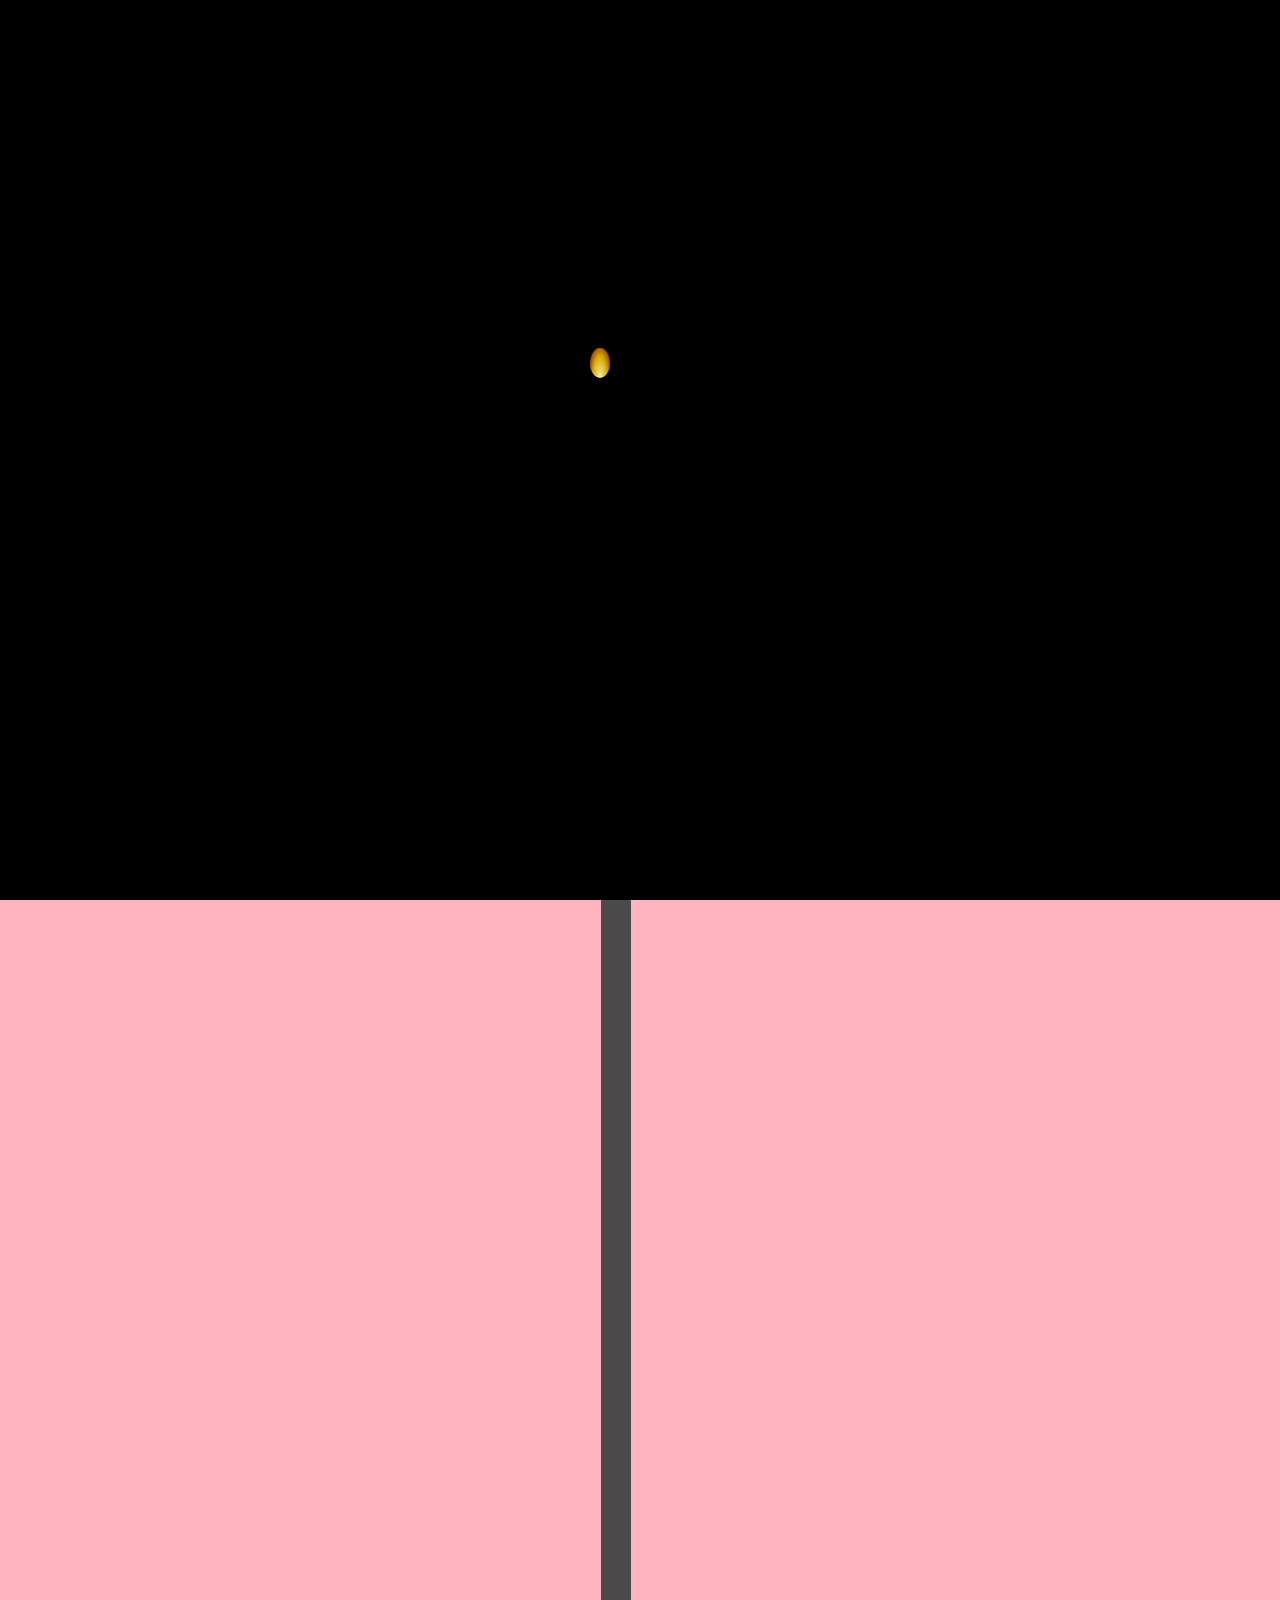
<file: pastel/index.html>
<!DOCTYPE html>
<html lang="es">
  <head>
    <meta charset="UTF-8" />
    <meta
      name="viewport"
      content="width=device-width, initial-scale=1.0, maximum-scale=1.0, user-scalable=no"
    />
    <link
      href="https://fonts.googleapis.com/css2?family=Pacifico&family=Poppins:wght@400;600;700&display=swap"
      rel="stylesheet"
    />
    <title>¡Feliz Cumpleaños Asrti Belen Paz!</title>
    <link rel="stylesheet" href="styles.css" />
    <link
      rel="stylesheet"
      href="mobile.css"
      media="only screen and (max-width: 768px)"
    />
    <style>
      .regalo-banner {
        position: fixed;
        top: 15px;
        left: 50%;
        transform: translateX(-50%);
        z-index: 900;
        background: rgba(15, 10, 30, 0.92);
        backdrop-filter: blur(12px);
        padding: 10px 24px;
        border-radius: 40px;
        box-shadow: 0 8px 30px rgba(0, 0, 0, 0.5), 0 0 20px rgba(255, 215, 0, 0.4);
        font-family: 'Poppins', sans-serif;
        font-size: 14px;
        color: #ffd700;
        font-weight: 600;
        text-align: center;
        border: 2px solid #ffd700;
        display: flex;
        align-items: center;
        gap: 15px;
      }
      .regalo-banner a {
        background: linear-gradient(135deg, #ec4899, #f43f5e);
        color: #fff;
        text-decoration: none;
        padding: 6px 16px;
        border-radius: 20px;
        font-weight: 700;
        font-size: 13px;
        box-shadow: 0 4px 15px rgba(236, 72, 153, 0.5);
        transition: transform 0.2s;
      }
      .regalo-banner a:hover {
        transform: scale(1.06);
      }
      .instruccion-vela {
        position: fixed;
        bottom: 20px;
        left: 50%;
        transform: translateX(-50%);
        background: rgba(0,0,0,0.75);
        color: #fff;
        padding: 8px 18px;
        border-radius: 20px;
        font-family: 'Poppins', sans-serif;
        font-size: 13px;
        z-index: 850;
        pointer-events: none;
        animation: pulse 2s infinite;
      }

      .carta-btn-container {
        margin-top: 22px;
        text-align: center;
      }

      .btn-regalo-desarrollador-carta {
        display: inline-block;
        padding: 14px 26px;
        border-radius: 50px;
        background: linear-gradient(135deg, #ec4899 0%, #8b5cf6 50%, #f59e0b 100%);
        background-size: 200% 200%;
        color: #fff !important;
        font-size: 15px;
        font-weight: 700;
        text-decoration: none;
        box-shadow: 0 8px 25px rgba(236, 72, 153, 0.5);
        border: 2px solid #fff;
        cursor: pointer;
        animation: pulseCartaBtn 2s infinite alternate ease-in-out;
        transition: transform 0.25s ease;
      }

      @keyframes pulseCartaBtn {
        0% { transform: scale(1); box-shadow: 0 6px 20px rgba(236, 72, 153, 0.5); }
        100% { transform: scale(1.05); box-shadow: 0 10px 30px rgba(245, 158, 11, 0.7); }
      }

      .btn-regalo-desarrollador-carta:hover {
        transform: scale(1.08);
      }
      @keyframes pulse {
        0%, 100% { opacity: 0.8; }
        50% { opacity: 1; transform: translateX(-50%) scale(1.04); }
      }
    </style>
  </head>
  <body>
    <!-- Banner de navegación -->
    <div class="regalo-banner">
      <span>🎁 Regalo del Desarrollador para <strong id="bannerNombre">Asrti Belen Paz</strong></span>
      <a href="../videojuegos/index.html" style="background: linear-gradient(135deg, #ec4899, #8b5cf6); color: #fff; font-weight: bold; padding: 6px 14px; border-radius: 20px; text-decoration: none; box-shadow: 0 2px 10px rgba(236,72,153,0.4);">🎮 Videojuegos Arcade</a>
      <a href="../index.html">⬅ Ir a la Animación</a>
    </div>

    <div class="instruccion-vela">
      ✨ ¡Haz clic en la llama de la vela para soplarla! 🎂
    </div>

    <!--Confeti Atras-->
    <canvas id="canvas1"></canvas>

    <div class="contenedor">
      <!-- PortaRetrato -->
      <div class="portaretrato-torta-caja">
        <div class="portaretrato">
          <div class="marco">
            <img src="recursos/cumpleañero.png" alt="Foto Asrti Belen Paz" />
          </div>
          <div class="soporte-marco"></div>
        </div>

        <!--Torta De Cumpleaños-->
        <div class="torta-cumpleaños">
          <div class="torta">
            <div class="chocolate"></div>
          </div>
          <div class="vela"></div>
          <div class="llama"></div>
        </div>

        <!--Caja De Regalo-->
        <div class="caja-wrapper">
          <div class="caja">
            <div class="cinta-de-regalo">
              <div class="cinta-de-regalo-izquierda"></div>
              <div class="cinta-de-regalo-derecha"></div>
              <div class="cinta-de-regalo-centro"></div>
            </div>
            <div class="regalos">
              <div class="regalo-sombra"></div>
            </div>
            <div class="regalo"></div>
            <div class="icono-estrella estrella1"></div>
            <div class="icono-estrella estrella2"></div>
            <div class="icono-estrella estrella3"></div>
            <div class="icono-estrella estrella4"></div>
            <div class="icono-estrella estrella5"></div>
          </div>
        </div>

        <!--Mensaje Feliz Cumpleaños-->
        <div class="happy-birthday">Happy Birthday</div>
      </div>

      <!--Mesa-->
      <div class="soporte"></div>
    </div>

    <!-- Carta Modal -->
    <div class="modal-carta" id="modalCarta">
      <div class="contenido-carta">
        <div class="carta">
          <h2 id="cartaSaludo">Querida Asrti Belen Paz ✨</h2>
          <p id="cartaCuerpo">
            En este día tan especial quiero desearte el más mágico y maravilloso de los cumpleaños. Que cada uno de tus sueños se cumpla, que la alegría y la paz siempre te acompañen y que la vida te sonría en cada paso. ¡Que disfrutes al máximo tu día y tu delicioso pastel! 🎂🎉💖
          </p>
          <p class="firma">Con todo el cariño del mundo,<br />✨ El Desarrollador ✨</p>
          <div class="carta-btn-container">
            <a href="../videojuegos/index.html" class="btn-regalo-desarrollador-carta">
              🎁 Ver el regalo que te dejó el desarrollador ✨
            </a>
          </div>
        </div>
      </div>
    </div>

    <!--Confeti Delante-->
    <canvas id="canvas2"></canvas>

    <!--Todo Oscuro y Audios-->
    <audio id="soplido" src="recursos/soplar1.mp3" preload="auto"></audio>
    <audio
      id="cancion"
      src="recursos/cancion.mp3"
      preload="auto"
    ></audio>
    <div class="overlay"></div>

    <script src="Confeti.js"></script>
    <script src="Confeti2.js"></script>
    <script src="Sorpresa.js"></script>
    <script>
      // Evitar que el clic dentro de la carta cierre el modal
      document.querySelector('.contenido-carta').addEventListener('click', (e) => {
        e.stopPropagation();
      });

      // Leer parámetro de URL si existe nombre y apellido
      const params = new URLSearchParams(window.location.search);
      const nombreParam = params.get('nombre');
      const apellidoParam = params.get('apellido');
      if (nombreParam || apellidoParam) {
        const nombreCompleto = `${nombreParam || ''} ${apellidoParam || ''}`.trim();
        if (nombreCompleto) {
          document.getElementById('bannerNombre').textContent = nombreCompleto;
          document.getElementById('cartaSaludo').textContent = `Querida ${nombreCompleto} ✨`;
          document.title = `¡Feliz Cumpleaños ${nombreCompleto}!`;
        }
      }
    </script>
  </body>
</html>
</file>
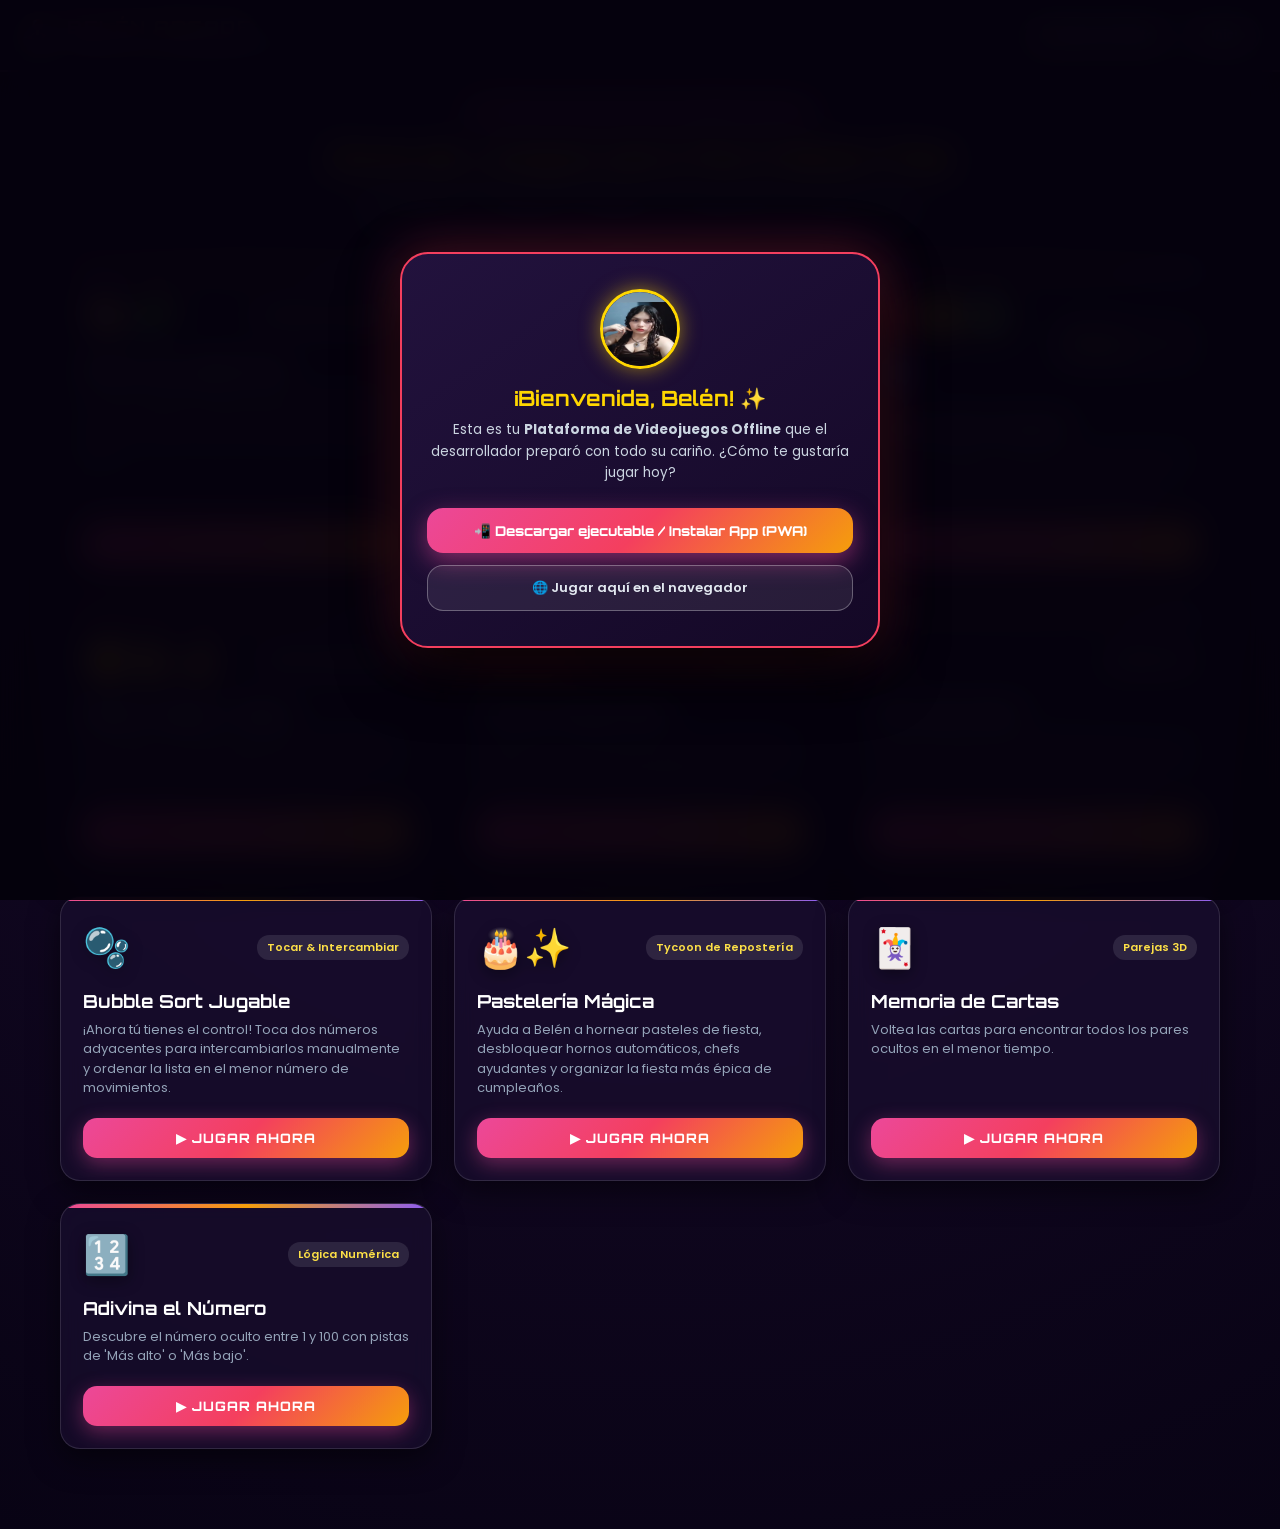
<file: videojuegos/index.html>
<!DOCTYPE html>
<html lang="es">
<head>
  <meta charset="UTF-8" />
  <meta name="viewport" content="width=device-width, initial-scale=1.0, maximum-scale=1.0, user-scalable=no" />
  <title>Belén Arcade · El Regalo del Desarrollador 🎮</title>
  <link rel="manifest" href="manifest.json" />
  <link rel="icon" type="image/png" sizes="192x192" href="icon-192.png" />
  <link rel="icon" type="image/png" sizes="512x512" href="icon-512.png" />
  <link rel="apple-touch-icon" href="icon-192.png" />
  <meta name="apple-mobile-web-app-capable" content="yes" />
  <meta name="apple-mobile-web-app-status-bar-style" content="black-translucent" />
  <meta name="apple-mobile-web-app-title" content="Belén Arcade" />
  <meta name="theme-color" content="#ec4899" />
  <link rel="preconnect" href="https://fonts.googleapis.com">
  <link rel="preconnect" href="https://fonts.gstatic.com" crossorigin>
  <link href="https://fonts.googleapis.com/css2?family=Orbitron:wght@600;800;900&family=Poppins:wght@300;400;600;700&display=swap" rel="stylesheet">
  <style>
    * {
      box-sizing: border-box;
      margin: 0;
      padding: 0;
      user-select: none;
      -webkit-tap-highlight-color: transparent;
    }
    body {
      background: radial-gradient(circle at 50% 20%, #1a0b2e 0%, #080314 100%);
      color: #fff;
      font-family: 'Poppins', sans-serif;
      min-height: 100vh;
      overflow-x: hidden;
      position: relative;
    }

    /* BARRA SUPERIOR */
    header {
      padding: 14px 20px;
      display: flex;
      justify-content: space-between;
      align-items: center;
      background: rgba(18, 8, 38, 0.9);
      backdrop-filter: blur(12px);
      border-bottom: 2px solid rgba(236, 72, 153, 0.4);
      box-shadow: 0 4px 25px rgba(0,0,0,0.6);
      position: sticky;
      top: 0;
      z-index: 100;
    }
    .logo-arcade {
      display: flex;
      align-items: center;
      gap: 12px;
    }
    .logo-icon {
      font-size: 28px;
      animation: pulseLogo 2s infinite alternate;
    }
    @keyframes pulseLogo {
      from { transform: scale(1); filter: drop-shadow(0 0 5px #ec4899); }
      to { transform: scale(1.12); filter: drop-shadow(0 0 15px #f59e0b); }
    }
    .logo-text h1 {
      font-family: 'Orbitron', sans-serif;
      font-size: 18px;
      letter-spacing: 1.5px;
      background: linear-gradient(90deg, #f43f5e, #fbbf24, #a855f7);
      -webkit-background-clip: text;
      -webkit-text-fill-color: transparent;
    }
    .logo-text p {
      font-size: 11px;
      color: #a78bfa;
      letter-spacing: 0.5px;
    }

    .header-actions {
      display: flex;
      align-items: center;
      gap: 10px;
    }
    .btn-nav {
      padding: 8px 14px;
      border-radius: 20px;
      font-size: 12px;
      font-weight: 600;
      text-decoration: none;
      color: #fff;
      border: 1px solid rgba(255,255,255,0.25);
      background: rgba(255,255,255,0.08);
      transition: all 0.25s;
    }
    .btn-nav:hover {
      background: rgba(255,255,255,0.2);
      border-color: #ec4899;
      transform: translateY(-2px);
    }

    main {
      max-width: 1200px;
      margin: 0 auto;
      padding: 25px 20px 80px 20px;
    }

    .hero-banner {
      text-align: center;
      margin-bottom: 35px;
    }
    .hero-badge {
      display: inline-block;
      padding: 6px 18px;
      background: rgba(236, 72, 153, 0.2);
      border: 1px solid #ec4899;
      border-radius: 30px;
      color: #f472b6;
      font-size: 12px;
      font-weight: 700;
      letter-spacing: 1px;
      margin-bottom: 10px;
      text-transform: uppercase;
    }
    .hero-title {
      font-family: 'Orbitron', sans-serif;
      font-size: 30px;
      color: #ffd700;
      text-shadow: 0 0 20px rgba(255, 215, 0, 0.4);
      margin-bottom: 8px;
    }
    .hero-subtitle {
      font-size: 14px;
      color: #cbd5e1;
      max-width: 620px;
      margin: 0 auto;
      line-height: 1.6;
    }

    /* GRILLA DE JUEGOS */
    .games-grid {
      display: grid;
      grid-template-columns: repeat(auto-fit, minmax(300px, 1fr));
      gap: 22px;
    }
    .game-card {
      background: rgba(25, 14, 46, 0.75);
      backdrop-filter: blur(10px);
      border: 1.5px solid rgba(255, 255, 255, 0.12);
      border-radius: 20px;
      padding: 22px;
      display: flex;
      flex-direction: column;
      justify-content: space-between;
      transition: all 0.3s cubic-bezier(0.16, 1, 0.3, 1);
      position: relative;
      overflow: hidden;
      box-shadow: 0 10px 30px rgba(0,0,0,0.5);
    }
    .game-card:hover {
      transform: translateY(-5px);
      border-color: #f43f5e;
      box-shadow: 0 15px 40px rgba(244, 63, 94, 0.35);
    }
    .game-card::before {
      content: '';
      position: absolute;
      top: 0;
      left: 0;
      width: 100%;
      height: 4px;
      background: linear-gradient(90deg, #ec4899, #f59e0b, #8b5cf6);
    }
    .card-top {
      display: flex;
      justify-content: space-between;
      align-items: center;
      margin-bottom: 14px;
    }
    .game-icon {
      font-size: 38px;
      filter: drop-shadow(0 4px 8px rgba(0,0,0,0.4));
    }
    .game-tag {
      font-size: 11px;
      padding: 4px 10px;
      border-radius: 12px;
      background: rgba(255, 255, 255, 0.1);
      color: #fde047;
      font-weight: 600;
    }
    .game-title {
      font-family: 'Orbitron', sans-serif;
      font-size: 18px;
      color: #fff;
      margin-bottom: 8px;
    }
    .game-desc {
      font-size: 13px;
      color: #94a3b8;
      line-height: 1.5;
      margin-bottom: 20px;
      flex-grow: 1;
    }
    .btn-play {
      width: 100%;
      padding: 12px;
      border: none;
      border-radius: 14px;
      background: linear-gradient(135deg, #ec4899 0%, #f43f5e 50%, #f59e0b 100%);
      color: #fff;
      font-family: 'Orbitron', sans-serif;
      font-size: 13px;
      font-weight: 800;
      letter-spacing: 1px;
      cursor: pointer;
      display: flex;
      justify-content: center;
      align-items: center;
      gap: 8px;
      transition: all 0.25s;
      box-shadow: 0 6px 20px rgba(236, 72, 153, 0.4);
    }
    .btn-play:hover {
      filter: brightness(1.15);
      transform: scale(1.02);
    }

    /* MODAL DE BIENVENIDA PWA */
    #pwaModal {
      position: fixed;
      top: 0;
      left: 0;
      width: 100%;
      height: 100%;
      background: rgba(5, 2, 12, 0.94);
      backdrop-filter: blur(16px);
      -webkit-backdrop-filter: blur(16px);
      display: flex;
      justify-content: center;
      align-items: center;
      z-index: 500;
      padding: 20px;
      transition: opacity 0.4s ease, visibility 0.4s ease;
    }
    #pwaModal.hidden {
      opacity: 0;
      visibility: hidden;
      pointer-events: none;
    }
    .pwa-box {
      background: linear-gradient(145deg, #22123d, #140826);
      border: 2px solid #f43f5e;
      border-radius: 28px;
      padding: 35px 25px;
      max-width: 480px;
      width: 100%;
      text-align: center;
      box-shadow: 0 25px 60px rgba(0,0,0,0.9), 0 0 50px rgba(244, 63, 94, 0.35);
      animation: popIn 0.4s cubic-bezier(0.16, 1, 0.3, 1);
    }
    @keyframes popIn {
      from { transform: scale(0.85); opacity: 0; }
      to { transform: scale(1); opacity: 1; }
    }
    .pwa-avatar {
      width: 80px;
      height: 80px;
      margin: 0 auto 16px auto;
      border-radius: 50%;
      overflow: hidden;
      border: 3px solid #ffd700;
      box-shadow: 0 0 20px rgba(255, 215, 0, 0.5);
    }
    .pwa-avatar img {
      width: 100%;
      height: 100%;
      object-fit: cover;
    }
    .pwa-box h2 {
      font-family: 'Orbitron', sans-serif;
      font-size: 21px;
      color: #ffd700;
      margin-bottom: 8px;
    }
    .pwa-box p {
      font-size: 13.5px;
      color: #cbd5e1;
      line-height: 1.6;
      margin-bottom: 24px;
    }
    .pwa-btns {
      display: flex;
      flex-direction: column;
      gap: 12px;
    }
    .btn-pwa-download {
      padding: 14px;
      border-radius: 16px;
      border: none;
      background: linear-gradient(135deg, #ec4899 0%, #f43f5e 50%, #f59e0b 100%);
      color: #fff;
      font-family: 'Orbitron', sans-serif;
      font-size: 13.5px;
      font-weight: 800;
      cursor: pointer;
      box-shadow: 0 8px 25px rgba(236, 72, 153, 0.5);
      display: flex;
      justify-content: center;
      align-items: center;
      gap: 10px;
      transition: all 0.25s;
    }
    .btn-pwa-download:hover {
      transform: scale(1.03);
      filter: brightness(1.15);
    }
    .btn-pwa-browser {
      padding: 12px;
      border-radius: 16px;
      border: 1.5px solid rgba(255, 255, 255, 0.3);
      background: rgba(255, 255, 255, 0.08);
      color: #e2e8f0;
      font-family: 'Poppins', sans-serif;
      font-size: 13px;
      font-weight: 600;
      cursor: pointer;
      transition: all 0.25s;
    }
    .btn-pwa-browser:hover {
      background: rgba(255, 255, 255, 0.18);
    }

    /* MODAL DE JUEGO ACTIVO */
    #gameModal {
      position: fixed;
      top: 0;
      left: 0;
      width: 100%;
      height: 100%;
      background: #080314;
      z-index: 400;
      display: flex;
      flex-direction: column;
      opacity: 0;
      visibility: hidden;
      transition: opacity 0.3s ease, visibility 0.3s ease;
    }
    #gameModal.active {
      opacity: 1;
      visibility: visible;
    }
    .game-navbar {
      padding: 12px 20px;
      background: #140929;
      border-bottom: 2px solid rgba(244, 63, 94, 0.4);
      display: flex;
      justify-content: space-between;
      align-items: center;
    }
    .game-navbar h3 {
      font-family: 'Orbitron', sans-serif;
      font-size: 16px;
      color: #ffd700;
    }
    .btn-close-game {
      padding: 8px 18px;
      border-radius: 20px;
      border: 1px solid #f43f5e;
      background: rgba(244, 63, 94, 0.2);
      color: #fff;
      font-size: 13px;
      cursor: pointer;
      font-weight: 600;
      transition: background 0.2s;
    }
    .btn-close-game:hover {
      background: #f43f5e;
    }
    .game-frame {
      flex-grow: 1;
      display: flex;
      justify-content: center;
      align-items: center;
      padding: 15px;
      overflow-y: auto;
    }

    /* CONTENEDOR ARCADE */
    .arcade-container {
      background: #180b2f;
      border: 2px solid rgba(255, 215, 0, 0.4);
      border-radius: 22px;
      padding: 24px;
      max-width: 650px;
      width: 100%;
      text-align: center;
      box-shadow: 0 15px 40px rgba(0,0,0,0.8);
      position: relative;
    }

    /* BOTONES D-PAD PARA MOBILE */
    .dpad-container {
      display: grid;
      grid-template-columns: repeat(3, 50px);
      grid-gap: 6px;
      justify-content: center;
      margin-top: 15px;
    }
    .dpad-btn {
      width: 50px;
      height: 50px;
      background: #241442;
      border: 1px solid #ec4899;
      border-radius: 12px;
      color: #fff;
      font-size: 20px;
      display: flex;
      justify-content: center;
      align-items: center;
      cursor: pointer;
    }
    .dpad-btn:active {
      background: #ec4899;
    }
  </style>
</head>
<body>

  <header>
    <div class="logo-arcade">
      <div class="logo-icon">🕹️</div>
      <div class="logo-text">
        <h1>BELÉN ARCADE</h1>
        <p>Plataforma de Videojuegos Offline ✨</p>
      </div>
    </div>
    <div class="header-actions">
      <button id="btnHeaderInstall" class="btn-nav" style="display:none; background: linear-gradient(135deg, #ec4899, #8b5cf6); border:none; color:#fff; font-weight:700; cursor:pointer;">📲 Instalar App</button>
      <a href="../pastel/index.html" class="btn-nav">🎂 Volver al Pastel</a>
      <a href="../index.html" class="btn-nav">⬅ Inicio</a>
    </div>
  </header>

  <main>
    <div class="hero-banner">
      <div class="hero-badge">🎁 Regalo Exclusivo del Desarrollador</div>
      <h2 class="hero-title">Zona de Juegos para Asrti Belen Paz</h2>
      <p class="hero-subtitle">
        10 videojuegos completos diseñados para funcionar al 100% sin internet. Puedes disfrutarlos en tu navegador o instalarlos como aplicación PWA independiente.
      </p>
    </div>

    <div class="games-grid">
      <!-- JUEGO 1: PINTOR DE LABERINTOS (ROLLER SPLAT) -->
      <div class="game-card">
        <div>
          <div class="card-top">
            <div class="game-icon">🎨🧩</div>
            <div class="game-tag">30 Niveles Progresivos</div>
          </div>
          <h3 class="game-title">Pintor de Laberintos</h3>
          <p class="game-desc">
            Desliza la pelotita mágica que viaja hasta chocar con las paredes. ¡Pinta el 100% del suelo para superar cada uno de los 30 niveles con selector libre!
          </p>
        </div>
        <button class="btn-play" onclick="openGame('maze')">▶ JUGAR AHORA</button>
      </div>

      <!-- JUEGO 2: LA SERPIENTE -->
      <div class="game-card">
        <div>
          <div class="card-top">
            <div class="game-icon">🐍🍎</div>
            <div class="game-tag">Retro Arcade</div>
          </div>
          <h3 class="game-title">La Serpiente Clásica</h3>
          <p class="game-desc">
            Guía a la serpiente para comer pastelitos y crecer sin chocar contra las paredes ni tu propia cola. ¡Soporta teclado y mandos táctiles en pantalla!
          </p>
        </div>
        <button class="btn-play" onclick="openGame('snake')">▶ JUGAR AHORA</button>
      </div>

      <!-- JUEGO 3: SIMÓN DICE (MEMORIA DE COLORES MUSICAL) -->
      <div class="game-card">
        <div>
          <div class="card-top">
            <div class="game-icon">🔴🟡🟢🔵</div>
            <div class="game-tag">Memoria Progresiva</div>
          </div>
          <h3 class="game-title">Simón Dice Musical</h3>
          <p class="game-desc">
            El círculo mágico de colores y música. Memoriza la melodía y secuencia que crece un color por cada nivel. ¿Hasta qué nivel podrás llegar?
          </p>
        </div>
        <button class="btn-play" onclick="openGame('simon')">▶ JUGAR AHORA</button>
      </div>

      <!-- JUEGO 4: PIEDRA, PAPEL O TIJERA REALISTA CON IA -->
      <div class="game-card">
        <div>
          <div class="card-top">
            <div class="game-icon">✊✋✌️</div>
            <div class="game-tag">Manos Animadas & IA</div>
          </div>
          <h3 class="game-title">Piedra, Papel o Tijera</h3>
          <p class="game-desc">
            Dos manos animadas enfrentadas batiéndose a duelo (Belén vs Computadora). ¡Con inteligencia artificial adaptativa y cuenta regresiva!
          </p>
        </div>
        <button class="btn-play" onclick="openGame('rps')">▶ JUGAR AHORA</button>
      </div>

      <!-- JUEGO 5: TRES EN RAYA (LOCAL + IA CON 3 DIFICULTADES) -->
      <div class="game-card">
        <div>
          <div class="card-top">
            <div class="game-icon">❌⭕</div>
            <div class="game-tag">2P Local o vs IA</div>
          </div>
          <h3 class="game-title">Tres en Raya Neón</h3>
          <p class="game-desc">
            Juega contra un amigo en el mismo dispositivo o enfrenta a la IA con 3 dificultades seleccionables: Fácil, Media o Modo Imposible (Minimax).
          </p>
        </div>
        <button class="btn-play" onclick="openGame('tictactoe')">▶ JUGAR AHORA</button>
      </div>

      <!-- JUEGO 6: TORRE DE HANOI CON DIFICULTAD PROGRESIVA -->
      <div class="game-card">
        <div>
          <div class="card-top">
            <div class="game-icon">🗼</div>
            <div class="game-tag">Niveles 1 a 4</div>
          </div>
          <h3 class="game-title">Torre de Hanói</h3>
          <p class="game-desc">
            Mueve los discos con dificultad progresiva (3, 4, 5 y 6 discos). Puedes reiniciar al Nivel 1 en cualquier momento o activar la solución automática.
          </p>
        </div>
        <button class="btn-play" onclick="openGame('hanoi')">▶ JUGAR AHORA</button>
      </div>

      <!-- JUEGO 7: BUBBLE SORT INTERACTIVO MANUAL -->
      <div class="game-card">
        <div>
          <div class="card-top">
            <div class="game-icon">🫧</div>
            <div class="game-tag">Tocar & Intercambiar</div>
          </div>
          <h3 class="game-title">Bubble Sort Jugable</h3>
          <p class="game-desc">
            ¡Ahora tú tienes el control! Toca dos números adyacentes para intercambiarlos manualmente y ordenar la lista en el menor número de movimientos.
          </p>
        </div>
        <button class="btn-play" onclick="openGame('bubblesort')">▶ JUGAR AHORA</button>
      </div>

      <!-- JUEGO 8: FÁBRICA DE PASTELES (CLICKER CON SENTIDO) -->
      <div class="game-card">
        <div>
          <div class="card-top">
            <div class="game-icon">🎂✨</div>
            <div class="game-tag">Tycoon de Repostería</div>
          </div>
          <h3 class="game-title">Pastelería Mágica</h3>
          <p class="game-desc">
            Ayuda a Belén a hornear pasteles de fiesta, desbloquear hornos automáticos, chefs ayudantes y organizar la fiesta más épica de cumpleaños.
          </p>
        </div>
        <button class="btn-play" onclick="openGame('clicker')">▶ JUGAR AHORA</button>
      </div>

      <!-- JUEGO 9: JUEGO DE MEMORIA DE CARTAS -->
      <div class="game-card">
        <div>
          <div class="card-top">
            <div class="game-icon">🃏</div>
            <div class="game-tag">Parejas 3D</div>
          </div>
          <h3 class="game-title">Memoria de Cartas</h3>
          <p class="game-desc">
            Voltea las cartas para encontrar todos los pares ocultos en el menor tiempo.
          </p>
        </div>
        <button class="btn-play" onclick="openGame('memory')">▶ JUGAR AHORA</button>
      </div>

      <!-- JUEGO 10: ADIVINA EL NÚMERO -->
      <div class="game-card">
        <div>
          <div class="card-top">
            <div class="game-icon">🔢</div>
            <div class="game-tag">Lógica Numérica</div>
          </div>
          <h3 class="game-title">Adivina el Número</h3>
          <p class="game-desc">
            Descubre el número oculto entre 1 y 100 con pistas de 'Más alto' o 'Más bajo'.
          </p>
        </div>
        <button class="btn-play" onclick="openGame('guess')">▶ JUGAR AHORA</button>
      </div>
    </div>
  </main>

  <!-- MODAL DE ELECCIÓN PWA -->
  <div id="pwaModal">
    <div class="pwa-box">
      <div class="pwa-avatar">
        <img src="icon-192.png" alt="Asrti Belen Paz" />
      </div>
      <h2>¡Bienvenida, Belén! ✨</h2>
      <p>
        Esta es tu <strong>Plataforma de Videojuegos Offline</strong> que el desarrollador preparó con todo su cariño.
        ¿Cómo te gustaría jugar hoy?
      </p>
      <div class="pwa-btns">
        <button class="btn-pwa-download" id="btnInstallPwa">
          <span>📲 Descargar ejecutable / Instalar App (PWA)</span>
        </button>
        <button class="btn-pwa-browser" id="btnPlayBrowser">
          <span>🌐 Jugar aquí en el navegador</span>
        </button>
      </div>
      <div id="pwaManualHelp" style="display:none; margin-top:15px; font-size:12px; line-height:1.5; color:#fbcfe8; background:rgba(236,72,153,0.15); padding:10px 14px; border-radius:12px; border:1px solid rgba(236,72,153,0.3);">
        💡 <strong>Para instalar manualmente:</strong> En el menú de tu navegador (los <strong>tres puntos ⋮</strong> arriba) selecciona <strong>"Instalar aplicación"</strong> o <strong>"Agregar a pantalla de inicio"</strong>.
      </div>
    </div>
  </div>

  <!-- STAGE COMPLETO PARA EL JUEGO ACTIVO -->
  <div id="gameModal">
    <div class="game-navbar">
      <h3 id="activeGameTitle">Título del Juego</h3>
      <button class="btn-close-game" onclick="closeGame()">⬅ Volver a los Juegos</button>
    </div>
    <div class="game-frame" id="gameFrame"></div>
  </div>

  <script>
    /* ========================================================
       1. REGISTRO SERVICE WORKER
       ======================================================== */
    if ('serviceWorker' in navigator) {
      navigator.serviceWorker.register('sw.js').catch(() => {});
    }

    /* ========================================================
       2. GESTIÓN PWA CON INSTALACIÓN AUTOMÁTICA EN ANDROID
       ======================================================== */
    const pwaModal = document.getElementById('pwaModal');
    const btnInstallPwa = document.getElementById('btnInstallPwa');
    const btnPlayBrowser = document.getElementById('btnPlayBrowser');
    const btnHeaderInstall = document.getElementById('btnHeaderInstall');
    const pwaManualHelp = document.getElementById('pwaManualHelp');

    let deferredPrompt = null;
    let autoPromptFired = false;

    async function triggerPwaInstall(isAuto = false) {
      if (!deferredPrompt) {
        if (!isAuto && pwaManualHelp) {
          pwaManualHelp.style.display = 'block';
        }
        return;
      }

      try {
        const promptEvent = deferredPrompt;
        promptEvent.prompt();
        const choice = await promptEvent.userChoice;
        if (choice && choice.outcome === 'accepted') {
          localStorage.setItem('belen_pwa_installed', 'true');
          pwaModal.classList.add('hidden');
          if (btnHeaderInstall) btnHeaderInstall.style.display = 'none';
        }
        deferredPrompt = null;
      } catch (err) {
        console.log('Prompt error:', err);
      }
    }

    // Capturar el evento de instalación de Android/Chrome
    window.addEventListener('beforeinstallprompt', (e) => {
      e.preventDefault();
      deferredPrompt = e;
      if (btnHeaderInstall) btnHeaderInstall.style.display = 'inline-block';

      // Disparar de inmediato en Android si el navegador lo permite
      if (!localStorage.getItem('belen_pwa_installed') && !autoPromptFired) {
        autoPromptFired = true;
        setTimeout(() => {
          triggerPwaInstall(true);
        }, 600);
      }
    });

    // En Android, los navegadores a veces requieren un primer toque (user gesture).
    // Al primer toque que haga ella en la pantalla o en el aviso, se despliega automáticamente:
    window.addEventListener('pointerdown', () => {
      if (deferredPrompt && !autoPromptFired && !localStorage.getItem('belen_pwa_installed')) {
        autoPromptFired = true;
        triggerPwaInstall(true);
      }
    }, { once: true });

    window.addEventListener('appinstalled', () => {
      localStorage.setItem('belen_pwa_installed', 'true');
      pwaModal.classList.add('hidden');
      if (btnHeaderInstall) btnHeaderInstall.style.display = 'none';
      deferredPrompt = null;
    });

    if (localStorage.getItem('belen_pwa_installed') === 'true') {
      pwaModal.classList.add('hidden');
    }

    btnInstallPwa.addEventListener('click', (e) => {
      e.stopPropagation();
      triggerPwaInstall(false);
    });

    if (btnHeaderInstall) {
      btnHeaderInstall.addEventListener('click', (e) => {
        e.stopPropagation();
        triggerPwaInstall(false);
      });
    }

    btnPlayBrowser.addEventListener('click', (e) => {
      e.stopPropagation();
      pwaModal.classList.add('hidden');
      if (btnHeaderInstall && !localStorage.getItem('belen_pwa_installed')) {
        btnHeaderInstall.style.display = 'inline-block';
      }
      playArcadeSound('chime');
    });

    /* ========================================================
       3. AUDIO SINTETIZADO OFFLINE (WEB AUDIO API)
       ======================================================== */
    let actx = null;
    function getActx() {
      if (!actx) actx = new (window.AudioContext || window.webkitAudioContext)();
      if (actx.state === 'suspended') actx.resume();
      return actx;
    }

    function playTone(freq, duration = 0.2, type = 'sine') {
      try {
        const ctx = getActx();
        const osc = ctx.createOscillator();
        const g = ctx.createGain();
        osc.connect(g);
        g.connect(ctx.destination);
        osc.type = type;
        osc.frequency.setValueAtTime(freq, ctx.currentTime);
        g.gain.setValueAtTime(0.25, ctx.currentTime);
        g.gain.exponentialRampToValueAtTime(0.001, ctx.currentTime + duration);
        osc.start();
        osc.stop(ctx.currentTime + duration);
      } catch (e) {}
    }

    function playArcadeSound(type) {
      if (type === 'click') playTone(500, 0.08, 'triangle');
      else if (type === 'eat') playTone(850, 0.12, 'square');
      else if (type === 'die') playTone(140, 0.35, 'sawtooth');
      else if (type === 'chime') playTone(600, 0.25, 'sine');
      else if (type === 'win') {
        [523.25, 659.25, 783.99, 1046.50].forEach((f, i) => {
          setTimeout(() => playTone(f, 0.25, 'sine'), i * 90);
        });
      }
    }

    /* ========================================================
       4. ENRUTADOR DE MINIJUEGOS
       ======================================================== */
    const gameModal = document.getElementById('gameModal');
    const activeGameTitle = document.getElementById('activeGameTitle');
    const gameFrame = document.getElementById('gameFrame');

    let activeGameLoop = null;

    function openGame(key) {
      if (activeGameLoop) {
        clearInterval(activeGameLoop);
        activeGameLoop = null;
      }
      playArcadeSound('chime');
      gameModal.classList.add('active');

      if (key === 'maze') renderMazeGame();
      else if (key === 'snake') renderSnakeGame();
      else if (key === 'simon') renderSimonGame();
      else if (key === 'rps') renderRPSGame();
      else if (key === 'tictactoe') renderTicTacToeGame();
      else if (key === 'hanoi') renderHanoiGame();
      else if (key === 'bubblesort') renderBubbleSortGame();
      else if (key === 'clicker') renderClickerGame();
      else if (key === 'memory') renderMemoryGame();
      else if (key === 'guess') renderGuessGame();
    }

    function closeGame() {
      if (activeGameLoop) {
        clearInterval(activeGameLoop);
        activeGameLoop = null;
      }
      playArcadeSound('click');
      gameModal.classList.remove('active');
      gameFrame.innerHTML = '';
    }

    /* ========================================================
       JUEGO 1: PINTOR DE LABERINTOS (ROLLER SPLAT - 30 NIVELES)
       ======================================================== */
    let mazeLevel = 1;
    let mazeGrid = [];
    let mazeBall = { x: 1, y: 1 };
    let mazeRows = 7, mazeCols = 7;
    let mazeTotalFloor = 0;
    let mazePaintedCount = 0;

    function renderMazeGame() {
      activeGameTitle.textContent = `🎨 Pintor de Laberintos · Nivel ${mazeLevel}/30`;
      gameFrame.innerHTML = `
        <div class="arcade-container" style="max-width: 520px;">
          <div style="display:flex; justify-content:space-between; align-items:center; margin-bottom:12px;">
            <span style="font-family:'Orbitron'; color:#ffd700; font-size:16px;">Nivel ${mazeLevel} / 30</span>
            <button onclick="showMazeLevelSelect()" style="padding:6px 14px; border-radius:12px; border:1px solid #38bdf8; background:rgba(56,189,248,0.2); color:#38bdf8; font-weight:bold; cursor:pointer;">Seleccionar Nivel</button>
          </div>

          <div style="font-size:13px; color:#cbd5e1; margin-bottom:14px;">
            Progreso: <strong id="mazeProgress" style="color:#ec4899;">0%</strong> pintado
          </div>

          <div id="mazeCanvasContainer" style="display:flex; justify-content:center; align-items:center; margin-bottom:14px;">
            <canvas id="mazeCanvas" width="340" height="340" style="background:#110724; border-radius:16px; border:3px solid #ec4899; box-shadow:0 0 25px rgba(236,72,153,0.3);"></canvas>
          </div>

          <div style="font-size:12px; color:#94a3b8; margin-bottom:10px;">
            Usa las flechas del teclado, desliza con el dedo o usa los botones:
          </div>

          <div class="dpad-container">
            <div></div>
            <button class="dpad-btn" onclick="moveMazeBall(0, -1)">⬆️</button>
            <div></div>
            <button class="dpad-btn" onclick="moveMazeBall(-1, 0)">⬅️</button>
            <button class="dpad-btn" onclick="resetCurrentMazeLevel()">🔄</button>
            <button class="dpad-btn" onclick="moveMazeBall(1, 0)">➡️</button>
            <div></div>
            <button class="dpad-btn" onclick="moveMazeBall(0, 1)">⬇️</button>
            <div></div>
          </div>
        </div>
      `;

      initMazeLevel(mazeLevel);
      setupMazeTouchAndKeys();
    }

    function initMazeLevel(lvl) {
      mazeLevel = lvl;
      activeGameTitle.textContent = `🎨 Pintor de Laberintos · Nivel ${mazeLevel}/30`;

      // Dificultad progresiva de dimensiones
      if (lvl <= 8) { mazeRows = 6; mazeCols = 6; }
      else if (lvl <= 20) { mazeRows = 7; mazeCols = 7; }
      else { mazeRows = 8; mazeCols = 8; }

      // Generar laberinto con semilla determinista basada en el nivel
      mazeGrid = [];
      mazeTotalFloor = 0;
      mazePaintedCount = 0;

      for (let r = 0; r < mazeRows; r++) {
        mazeGrid[r] = [];
        for (let c = 0; c < mazeCols; c++) {
          if (r === 0 || r === mazeRows - 1 || c === 0 || c === mazeCols - 1) {
            mazeGrid[r][c] = 1; // Pared exterior
          } else {
            // Obstáculos pseudoaleatorios según nivel
            const pseudoRand = Math.sin(lvl * 99 + r * 13 + c * 37);
            const wallProb = lvl <= 5 ? 0.8 : (lvl <= 18 ? 0.72 : 0.65);
            if (pseudoRand > wallProb && !(r === 1 && c === 1)) {
              mazeGrid[r][c] = 1; // Pared interna
            } else {
              mazeGrid[r][c] = 0; // Suelo sin pintar
              mazeTotalFloor++;
            }
          }
        }
      }

      mazeBall = { x: 1, y: 1 };
      mazeGrid[1][1] = 2; // Pintado
      mazePaintedCount = 1;

      drawMaze();
    }

    function drawMaze() {
      const canvas = document.getElementById('mazeCanvas');
      if (!canvas) return;
      const ctx = canvas.getContext('2d');
      const cellW = canvas.width / mazeCols;
      const cellH = canvas.height / mazeRows;

      ctx.clearRect(0, 0, canvas.width, canvas.height);

      for (let r = 0; r < mazeRows; r++) {
        for (let c = 0; c < mazeCols; c++) {
          const x = c * cellW;
          const y = r * cellH;

          if (mazeGrid[r][c] === 1) {
            // Pared
            ctx.fillStyle = '#261344';
            ctx.fillRect(x, y, cellW, cellH);
            ctx.strokeStyle = '#432373';
            ctx.lineWidth = 1.5;
            ctx.strokeRect(x, y, cellW, cellH);
          } else if (mazeGrid[r][c] === 2) {
            // Pintado con color brillante
            ctx.fillStyle = '#ec4899';
            ctx.fillRect(x + 1, y + 1, cellW - 2, cellH - 2);
          } else {
            // Suelo sin pintar
            ctx.fillStyle = '#170b2e';
            ctx.fillRect(x + 1, y + 1, cellW - 2, cellH - 2);
          }
        }
      }

      // Dibujar pelotita
      const bx = mazeBall.x * cellW + cellW / 2;
      const by = mazeBall.y * cellH + cellH / 2;
      const radius = Math.min(cellW, cellH) * 0.38;

      ctx.save();
      ctx.shadowColor = '#ffd700';
      ctx.shadowBlur = 12;
      ctx.fillStyle = '#ffd700';
      ctx.beginPath();
      ctx.arc(bx, by, radius, 0, Math.PI * 2);
      ctx.fill();
      ctx.restore();

      // Porcentaje
      const pct = Math.floor((mazePaintedCount / mazeTotalFloor) * 100);
      const prg = document.getElementById('mazeProgress');
      if (prg) prg.textContent = `${pct}%`;
    }

    function moveMazeBall(dx, dy) {
      let moved = false;
      while (true) {
        const nextX = mazeBall.x + dx;
        const nextY = mazeBall.y + dy;
        if (mazeGrid[nextY][nextX] === 1) break; // Chocó con pared

        mazeBall.x = nextX;
        mazeBall.y = nextY;
        moved = true;

        if (mazeGrid[nextY][nextX] === 0) {
          mazeGrid[nextY][nextX] = 2; // Pintar
          mazePaintedCount++;
        }
      }

      if (moved) {
        playArcadeSound('click');
        drawMaze();

        if (mazePaintedCount >= mazeTotalFloor) {
          playArcadeSound('win');
          setTimeout(() => {
            if (mazeLevel < 30) {
              alert(`🎉 ¡Nivel ${mazeLevel} completado, Belén! Pasando al nivel ${mazeLevel + 1}...`);
              initMazeLevel(mazeLevel + 1);
            } else {
              alert("👑 ¡INCREÍBLE BELÉN! ¡Completaste todos los 30 niveles del Pintor de Laberintos!");
            }
          }, 200);
        }
      }
    }

    function resetCurrentMazeLevel() {
      playArcadeSound('click');
      initMazeLevel(mazeLevel);
    }

    function showMazeLevelSelect() {
      let btns = '';
      for (let i = 1; i <= 30; i++) {
        btns += `<button onclick="initMazeLevel(${i}); this.parentElement.parentElement.remove();" style="padding:10px; border-radius:10px; background:${i === mazeLevel ? '#ec4899' : '#241442'}; color:#fff; border:1px solid #38bdf8; font-family:'Orbitron'; font-weight:bold; cursor:pointer;">${i}</button>`;
      }
      const overlay = document.createElement('div');
      overlay.style.cssText = 'position:fixed; top:0; left:0; width:100%; height:100%; background:rgba(0,0,0,0.85); display:flex; justify-content:center; align-items:center; z-index:900; padding:20px;';
      overlay.innerHTML = `
        <div style="background:#180b2f; border:2px solid #38bdf8; border-radius:20px; padding:25px; max-width:440px; width:100%; text-align:center;">
          <h3 style="font-family:'Orbitron'; color:#ffd700; margin-bottom:15px;">Selecciona un Nivel (1-30)</h3>
          <div style="display:grid; grid-template-columns:repeat(5, 1fr); gap:8px; margin-bottom:20px; max-height:280px; overflow-y:auto;">
            ${btns}
          </div>
          <button onclick="this.parentElement.parentElement.remove()" style="padding:8px 20px; border-radius:12px; background:#f43f5e; color:#fff; border:none; font-weight:bold; cursor:pointer;">Cerrar</button>
        </div>
      `;
      document.body.appendChild(overlay);
    }

    function setupMazeTouchAndKeys() {
      // Teclado
      window.onkeydown = (e) => {
        if (!gameModal.classList.contains('active')) return;
        if (e.key === 'ArrowUp' || e.key === 'w' || e.key === 'W') moveMazeBall(0, -1);
        else if (e.key === 'ArrowDown' || e.key === 's' || e.key === 'S') moveMazeBall(0, 1);
        else if (e.key === 'ArrowLeft' || e.key === 'a' || e.key === 'A') moveMazeBall(-1, 0);
        else if (e.key === 'ArrowRight' || e.key === 'd' || e.key === 'D') moveMazeBall(1, 0);
      };

      // Swipe táctil
      const canvas = document.getElementById('mazeCanvas');
      if (!canvas) return;
      let startX = 0, startY = 0;
      canvas.ontouchstart = (e) => {
        startX = e.touches[0].clientX;
        startY = e.touches[0].clientY;
      };
      canvas.ontouchend = (e) => {
        const dx = e.changedTouches[0].clientX - startX;
        const dy = e.changedTouches[0].clientY - startY;
        if (Math.abs(dx) > Math.abs(dy)) {
          if (dx > 25) moveMazeBall(1, 0);
          else if (dx < -25) moveMazeBall(-1, 0);
        } else {
          if (dy > 25) moveMazeBall(0, 1);
          else if (dy < -25) moveMazeBall(0, -1);
        }
      };
    }

    /* ========================================================
       JUEGO 2: LA SERPIENTE CLÁSICA (SNAKE RETRO)
       ======================================================== */
    let snake = [{x: 8, y: 8}];
    let snakeFood = {x: 4, y: 4};
    let snakeDir = {x: 1, y: 0};
    let snakeScore = 0;
    let snakeBest = 0;

    function renderSnakeGame() {
      activeGameTitle.textContent = '🐍 La Serpiente Retro Arcade';
      gameFrame.innerHTML = `
        <div class="arcade-container" style="max-width: 440px;">
          <div style="display:flex; justify-content:space-between; margin-bottom:12px; font-family:'Orbitron';">
            <span style="color:#ffd700;">Score: <strong id="snakeScore">0</strong></span>
            <span style="color:#a855f7;">Récord: <strong id="snakeBest">${snakeBest}</strong></span>
          </div>

          <canvas id="snakeCanvas" width="320" height="320" style="background:#0b0417; border:3px solid #22c55e; border-radius:16px; display:block; margin:0 auto 15px auto;"></canvas>

          <div class="dpad-container">
            <div></div>
            <button class="dpad-btn" onclick="setSnakeDir(0, -1)">⬆️</button>
            <div></div>
            <button class="dpad-btn" onclick="setSnakeDir(-1, 0)">⬅️</button>
            <button class="dpad-btn" onclick="initSnakeGame()">🔄</button>
            <button class="dpad-btn" onclick="setSnakeDir(1, 0)">➡️</button>
            <div></div>
            <button class="dpad-btn" onclick="setSnakeDir(0, 1)">⬇️</button>
            <div></div>
          </div>
        </div>
      `;

      initSnakeGame();
    }

    function initSnakeGame() {
      snake = [{x: 8, y: 8}, {x: 7, y: 8}, {x: 6, y: 8}];
      snakeDir = {x: 1, y: 0};
      snakeScore = 0;
      spawnSnakeFood();
      document.getElementById('snakeScore').textContent = '0';

      if (activeGameLoop) clearInterval(activeGameLoop);
      activeGameLoop = setInterval(updateSnake, 130);

      window.onkeydown = (e) => {
        if (!gameModal.classList.contains('active')) return;
        if (e.key === 'ArrowUp' && snakeDir.y === 0) setSnakeDir(0, -1);
        else if (e.key === 'ArrowDown' && snakeDir.y === 0) setSnakeDir(0, 1);
        else if (e.key === 'ArrowLeft' && snakeDir.x === 0) setSnakeDir(-1, 0);
        else if (e.key === 'ArrowRight' && snakeDir.x === 0) setSnakeDir(1, 0);
      };
    }

    function setSnakeDir(dx, dy) {
      if (dx !== -snakeDir.x || dy !== -snakeDir.y) {
        snakeDir = {x: dx, y: dy};
      }
    }

    function spawnSnakeFood() {
      snakeFood = {
        x: Math.floor(Math.random() * 16),
        y: Math.floor(Math.random() * 16)
      };
    }

    function updateSnake() {
      const head = {x: snake[0].x + snakeDir.x, y: snake[0].y + snakeDir.y};

      // Colisión con paredes
      if (head.x < 0 || head.x >= 16 || head.y < 0 || head.y >= 16) {
        playArcadeSound('die');
        clearInterval(activeGameLoop);
        alert(`¡Game Over! Puntuación final: ${snakeScore}`);
        initSnakeGame();
        return;
      }

      // Colisión con sí misma
      for (let s of snake) {
        if (s.x === head.x && s.y === head.y) {
          playArcadeSound('die');
          clearInterval(activeGameLoop);
          alert(`¡Game Over! Chocaste contigo misma. Puntos: ${snakeScore}`);
          initSnakeGame();
          return;
        }
      }

      snake.unshift(head);

      // Comió alimento
      if (head.x === snakeFood.x && head.y === snakeFood.y) {
        snakeScore += 10;
        playArcadeSound('eat');
        document.getElementById('snakeScore').textContent = snakeScore;
        if (snakeScore > snakeBest) {
          snakeBest = snakeScore;
          document.getElementById('snakeBest').textContent = snakeBest;
        }
        spawnSnakeFood();
      } else {
        snake.pop();
      }

      drawSnake();
    }

    function drawSnake() {
      const canvas = document.getElementById('snakeCanvas');
      if (!canvas) return;
      const ctx = canvas.getContext('2d');
      const sz = canvas.width / 16;

      ctx.clearRect(0, 0, canvas.width, canvas.height);

      // Dibujar comida (pastelito / manzana)
      ctx.fillStyle = '#f43f5e';
      ctx.beginPath();
      ctx.arc(snakeFood.x * sz + sz/2, snakeFood.y * sz + sz/2, sz/2 - 2, 0, Math.PI * 2);
      ctx.fill();

      // Dibujar serpiente
      snake.forEach((part, idx) => {
        ctx.fillStyle = idx === 0 ? '#4ade80' : '#22c55e';
        ctx.fillRect(part.x * sz + 1, part.y * sz + 1, sz - 2, sz - 2);
      });
    }

    /* ========================================================
       JUEGO 3: SIMÓN DICE MUSICAL (MEMORIA EN CÍRCULO)
       ======================================================== */
    let simonSeq = [];
    let simonStep = 0;
    let simonRound = 1;
    let simonAcceptInput = false;
    const simonFreqs = [415, 310, 252, 209]; // Tonos clásicos

    function renderSimonGame() {
      activeGameTitle.textContent = '🔴🟡🟢🔵 Simón Dice Musical';
      gameFrame.innerHTML = `
        <div class="arcade-container" style="max-width: 440px;">
          <h2 style="font-family:'Orbitron'; color:#ffd700; margin-bottom:4px;">SIMÓN DICE</h2>
          <div style="font-size:15px; color:#38bdf8; margin-bottom:15px;">
            Nivel: <strong id="simonRound" style="color:#ec4899;">1</strong>
          </div>

          <div id="simonCircle" style="width:260px; height:260px; border-radius:50%; margin:0 auto 20px auto; display:grid; grid-template-columns:1fr 1fr; grid-template-rows:1fr 1fr; gap:8px; padding:10px; background:#110624; border:5px solid #2d1454; position:relative;">
            <div id="simon0" onclick="playerPressSimon(0)" style="background:#22c55e; border-top-left-radius:100%; opacity:0.6; cursor:pointer;"></div>
            <div id="simon1" onclick="playerPressSimon(1)" style="background:#ef4444; border-top-right-radius:100%; opacity:0.6; cursor:pointer;"></div>
            <div id="simon2" onclick="playerPressSimon(2)" style="background:#eab308; border-bottom-left-radius:100%; opacity:0.6; cursor:pointer;"></div>
            <div id="simon3" onclick="playerPressSimon(3)" style="background:#3b82f6; border-bottom-right-radius:100%; opacity:0.6; cursor:pointer;"></div>
          </div>

          <div id="simonStatus" style="font-size:14px; color:#cbd5e1; min-height:24px; margin-bottom:15px;">Presiona Iniciar para escuchar la melodía</div>

          <button onclick="startSimonGame()" style="padding:12px 28px; border-radius:16px; border:none; background:linear-gradient(135deg, #ec4899, #f59e0b); color:#fff; font-family:'Orbitron'; font-weight:bold; cursor:pointer;">¡INICIAR RONDA!</button>
        </div>
      `;
    }

    function startSimonGame() {
      simonSeq = [];
      simonRound = 1;
      document.getElementById('simonRound').textContent = simonRound;
      nextSimonRound();
    }

    async function nextSimonRound() {
      simonAcceptInput = false;
      simonStep = 0;
      document.getElementById('simonRound').textContent = simonRound;
      document.getElementById('simonStatus').textContent = `Escucha atentamente el Nivel ${simonRound}...`;
      simonSeq.push(Math.floor(Math.random() * 4));

      await new Promise(r => setTimeout(r, 600));

      for (let s of simonSeq) {
        flashSimonPad(s);
        playTone(simonFreqs[s], 0.35);
        await new Promise(r => setTimeout(r, 550));
      }

      simonAcceptInput = true;
      document.getElementById('simonStatus').textContent = '¡Tu turno! Repite la secuencia.';
    }

    function flashSimonPad(idx) {
      const pad = document.getElementById(`simon${idx}`);
      if (!pad) return;
      pad.style.opacity = '1';
      pad.style.filter = 'brightness(1.5) drop-shadow(0 0 12px #fff)';
      setTimeout(() => {
        pad.style.opacity = '0.6';
        pad.style.filter = 'none';
      }, 350);
    }

    function playerPressSimon(idx) {
      if (!simonAcceptInput) return;

      flashSimonPad(idx);
      playTone(simonFreqs[idx], 0.25);

      if (idx === simonSeq[simonStep]) {
        simonStep++;
        if (simonStep === simonSeq.length) {
          simonAcceptInput = false;
          playArcadeSound('win');
          document.getElementById('simonStatus').textContent = '🎉 ¡Excelente memoria! Preparando siguiente color...';
          simonRound++;
          setTimeout(nextSimonRound, 1000);
        }
      } else {
        simonAcceptInput = false;
        playArcadeSound('die');
        document.getElementById('simonStatus').textContent = `❌ ¡Te equivocaste! Llegaste hasta el Nivel ${simonRound}.`;
      }
    }

    /* ========================================================
       JUEGO 4: PIEDRA, PAPEL O TIJERA (2 MANOS ENFRENTADAS CON IA)
       ======================================================== */
    let rpsPlayerScore = 0;
    let rpsComputerScore = 0;
    let playerHistory = [];

    function renderRPSGame() {
      activeGameTitle.textContent = '✊✋✌️ Piedra, Papel o Tijera con IA';
      gameFrame.innerHTML = `
        <div class="arcade-container" style="max-width: 520px;">
          <h2 style="font-family:'Orbitron'; color:#ffd700; margin-bottom:4px;">DUELO DE MANOS</h2>
          <div style="font-size:16px; color:#38bdf8; margin-bottom:20px; font-family:'Orbitron';">
            Belén: <strong id="rpsScoreP" style="color:#ec4899;">${rpsPlayerScore}</strong> vs IA: <strong id="rpsScoreC" style="color:#f59e0b;">${rpsComputerScore}</strong>
          </div>

          <div style="display:flex; justify-content:space-around; align-items:center; height:140px; margin-bottom:20px; background:#120726; border-radius:18px; border:2px solid rgba(255,255,255,0.15); padding:10px;">
            <div style="text-align:center;">
              <div id="handPlayer" style="font-size:70px; transform:scaleX(1); transition:transform 0.2s;">✊</div>
              <span style="font-size:12px; color:#ec4899; font-weight:bold;">Mano Belén</span>
            </div>
            <div style="font-family:'Orbitron'; font-size:20px; color:#ffd700;">VS</div>
            <div style="text-align:center;">
              <div id="handCpu" style="font-size:70px; transform:scaleX(-1); transition:transform 0.2s;">✊</div>
              <span style="font-size:12px; color:#f59e0b; font-weight:bold;">Mano IA</span>
            </div>
          </div>

          <div id="rpsOutcome" style="font-size:16px; font-weight:bold; min-height:36px; color:#4ade80; margin-bottom:20px;">
            Elige qué lanzar:
          </div>

          <div style="display:flex; justify-content:center; gap:14px;">
            <button onclick="startRPSRound('rock')" style="padding:14px 22px; font-size:28px; border-radius:16px; border:2px solid #ec4899; background:#241442; cursor:pointer;">✊</button>
            <button onclick="startRPSRound('paper')" style="padding:14px 22px; font-size:28px; border-radius:16px; border:2px solid #38bdf8; background:#241442; cursor:pointer;">✋</button>
            <button onclick="startRPSRound('scissors')" style="padding:14px 22px; font-size:28px; border-radius:16px; border:2px solid #fbbf24; background:#241442; cursor:pointer;">✌️</button>
          </div>
        </div>
      `;
    }

    function predictPlayerMove() {
      // IA predictiva basada en los últimos movimientos del jugador
      if (playerHistory.length < 2) {
        return ['rock', 'paper', 'scissors'][Math.floor(Math.random() * 3)];
      }
      const last = playerHistory[playerHistory.length - 1];
      // Si el jugador suele repetir o alternar:
      const counterMoves = { rock: 'paper', paper: 'scissors', scissors: 'rock' };
      return Math.random() > 0.35 ? counterMoves[last] : ['rock', 'paper', 'scissors'][Math.floor(Math.random() * 3)];
    }

    async function startRPSRound(userPick) {
      playerHistory.push(userPick);
      const hP = document.getElementById('handPlayer');
      const hC = document.getElementById('handCpu');
      const out = document.getElementById('rpsOutcome');

      out.textContent = '¡1... 2... 3...!';
      out.style.color = '#ffd700';

      // Animación de rebote de los puños
      for (let i = 0; i < 3; i++) {
        hP.textContent = '✊';
        hC.textContent = '✊';
        hP.style.transform = 'scaleX(1) translateY(-18px)';
        hC.style.transform = 'scaleX(-1) translateY(-18px)';
        playTone(350, 0.08);
        await new Promise(r => setTimeout(r, 220));
        hP.style.transform = 'scaleX(1) translateY(0)';
        hC.style.transform = 'scaleX(-1) translateY(0)';
        await new Promise(r => setTimeout(r, 220));
      }

      const cpuPick = predictPlayerMove();
      const emojis = { rock: '✊', paper: '✋', scissors: '✌️' };
      hP.textContent = emojis[userPick];
      hC.textContent = emojis[cpuPick];

      if (userPick === cpuPick) {
        out.textContent = `🤝 ¡Empate! Ambos sacaron ${emojis[userPick]}.`;
        out.style.color = '#cbd5e1';
      } else if (
        (userPick === 'rock' && cpuPick === 'scissors') ||
        (userPick === 'paper' && cpuPick === 'rock') ||
        (userPick === 'scissors' && cpuPick === 'paper')
      ) {
        rpsPlayerScore++;
        out.textContent = `🎉 ¡Ganaste, Belén! ${emojis[userPick]} vence a ${emojis[cpuPick]}.`;
        out.style.color = '#4ade80';
        playArcadeSound('win');
      } else {
        rpsComputerScore++;
        out.textContent = `🤖 La IA predijo tu jugada y eligió ${emojis[cpuPick]}!`;
        out.style.color = '#f43f5e';
        playTone(200, 0.3);
      }

      document.getElementById('rpsScoreP').textContent = rpsPlayerScore;
      document.getElementById('rpsScoreC').textContent = rpsComputerScore;
    }

    /* ========================================================
       JUEGO 5: TRES EN RAYA (LOCAL + IA CON 3 DIFICULTADES)
       ======================================================== */
    let tttMode = 'ai'; // 'local' o 'ai'
    let tttDifficulty = 'medium'; // 'easy', 'medium', 'impossible'
    let tttBoardState = Array(9).fill(null);
    let tttTurn = 'X';
    let tttIsActive = true;

    function renderTicTacToeGame() {
      activeGameTitle.textContent = '❌⭕ Tres en Raya Neón';
      gameFrame.innerHTML = `
        <div class="arcade-container" style="max-width: 440px;">
          <h2 style="font-family:'Orbitron'; color:#ffd700; margin-bottom:10px;">TRES EN RAYA</h2>

          <div style="display:flex; justify-content:center; gap:8px; margin-bottom:12px;">
            <button id="btnTttModeAi" onclick="setTttMode('ai')" style="padding:6px 14px; border-radius:12px; border:1px solid #ec4899; background:#ec4899; color:#fff; font-weight:bold; cursor:pointer;">vs Computadora</button>
            <button id="btnTttModeLocal" onclick="setTttMode('local')" style="padding:6px 14px; border-radius:12px; border:1px solid rgba(255,255,255,0.2); background:transparent; color:#fff; font-weight:bold; cursor:pointer;">2 Jugadores Local</button>
          </div>

          <div id="tttDiffBox" style="display:flex; justify-content:center; gap:6px; margin-bottom:15px;">
            <span style="font-size:12px; color:#cbd5e1; align-self:center;">Dificultad IA:</span>
            <button onclick="setTttDiff('easy')" id="diffEasy" style="padding:4px 10px; border-radius:8px; border:none; background:#22c55e; color:#000; font-size:11px; font-weight:bold; cursor:pointer;">Fácil</button>
            <button onclick="setTttDiff('medium')" id="diffMedium" style="padding:4px 10px; border-radius:8px; border:none; background:#f59e0b; color:#000; font-size:11px; font-weight:bold; cursor:pointer; opacity:1;">Media</button>
            <button onclick="setTttDiff('impossible')" id="diffImp" style="padding:4px 10px; border-radius:8px; border:none; background:#ef4444; color:#fff; font-size:11px; font-weight:bold; cursor:pointer; opacity:0.6;">Imposible</button>
          </div>

          <div id="tttStatusText" style="color:#f472b6; font-weight:bold; margin-bottom:14px;">Turno de: X</div>

          <div id="tttGrid" style="display:grid; grid-template-columns:repeat(3, 90px); grid-gap:10px; justify-content:center; margin-bottom:18px;">
          </div>

          <button onclick="initTttBoard()" style="padding:9px 20px; border-radius:12px; border:none; background:#8b5cf6; color:#fff; font-weight:bold; cursor:pointer;">Reiniciar Tablero</button>
        </div>
      `;
      initTttBoard();
    }

    function setTttMode(mode) {
      tttMode = mode;
      document.getElementById('btnTttModeAi').style.background = mode === 'ai' ? '#ec4899' : 'transparent';
      document.getElementById('btnTttModeLocal').style.background = mode === 'local' ? '#ec4899' : 'transparent';
      document.getElementById('tttDiffBox').style.display = mode === 'ai' ? 'flex' : 'none';
      initTttBoard();
    }

    function setTttDiff(diff) {
      tttDifficulty = diff;
      document.getElementById('diffEasy').style.opacity = diff === 'easy' ? '1' : '0.5';
      document.getElementById('diffMedium').style.opacity = diff === 'medium' ? '1' : '0.5';
      document.getElementById('diffImp').style.opacity = diff === 'impossible' ? '1' : '0.5';
      initTttBoard();
    }

    function initTttBoard() {
      tttBoardState = Array(9).fill(null);
      tttTurn = 'X';
      tttIsActive = true;
      const grid = document.getElementById('tttGrid');
      grid.innerHTML = '';
      for (let i = 0; i < 9; i++) {
        const cell = document.createElement('div');
        cell.style.width = '90px';
        cell.style.height = '90px';
        cell.style.background = '#221140';
        cell.style.borderRadius = '14px';
        cell.style.display = 'flex';
        cell.style.justifyContent = 'center';
        cell.style.alignItems = 'center';
        cell.style.fontSize = '34px';
        cell.style.fontFamily = "'Orbitron', sans-serif";
        cell.style.fontWeight = 'bold';
        cell.style.cursor = 'pointer';
        cell.style.border = '2px solid rgba(255,255,255,0.15)';
        cell.onclick = () => onTttCellClick(i, cell);
        grid.appendChild(cell);
      }
      document.getElementById('tttStatusText').textContent = 'Turno de: X';
    }

    async function onTttCellClick(idx, cell) {
      if (!tttIsActive || tttBoardState[idx]) return;
      playArcadeSound('click');
      tttBoardState[idx] = tttTurn;
      cell.textContent = tttTurn;
      cell.style.color = tttTurn === 'X' ? '#ec4899' : '#38bdf8';

      if (checkTttWin(tttTurn)) {
        document.getElementById('tttStatusText').textContent = `🎉 ¡Ganador: ${tttTurn}!`;
        playArcadeSound('win');
        tttIsActive = false;
        return;
      }
      if (!tttBoardState.includes(null)) {
        document.getElementById('tttStatusText').textContent = '🤝 ¡Empate!';
        tttIsActive = false;
        return;
      }

      if (tttMode === 'local') {
        tttTurn = tttTurn === 'X' ? 'O' : 'X';
        document.getElementById('tttStatusText').textContent = `Turno de: ${tttTurn}`;
      } else {
        // Turno IA
        tttTurn = 'O';
        document.getElementById('tttStatusText').textContent = 'Pensando jugada IA...';
        tttIsActive = false;
        await new Promise(r => setTimeout(r, 400));
        makeTttAiMove();
      }
    }

    function makeTttAiMove() {
      let move;
      if (tttDifficulty === 'easy') {
        const available = tttBoardState.map((v, i) => v === null ? i : null).filter(v => v !== null);
        move = available[Math.floor(Math.random() * available.length)];
      } else if (tttDifficulty === 'medium') {
        // Intenta ganar o bloquear al jugador
        move = findWinningMove('O') || findWinningMove('X');
        if (move === undefined) {
          const available = tttBoardState.map((v, i) => v === null ? i : null).filter(v => v !== null);
          move = available[Math.floor(Math.random() * available.length)];
        }
      } else {
        // Algoritmo Minimax (Imposible)
        move = getBestMinimaxMove();
      }

      if (move !== undefined) {
        tttBoardState[move] = 'O';
        const cell = document.getElementById('tttGrid').children[move];
        cell.textContent = 'O';
        cell.style.color = '#38bdf8';
        playArcadeSound('click');

        if (checkTttWin('O')) {
          document.getElementById('tttStatusText').textContent = '🤖 ¡La IA ha ganado!';
          playTone(200, 0.35);
          return;
        }
        if (!tttBoardState.includes(null)) {
          document.getElementById('tttStatusText').textContent = '🤝 ¡Empate!';
          return;
        }
      }
      tttTurn = 'X';
      tttIsActive = true;
      document.getElementById('tttStatusText').textContent = 'Turno de: Belén (X)';
    }

    function findWinningMove(player) {
      const wins = [
        [0, 1, 2], [3, 4, 5], [6, 7, 8],
        [0, 3, 6], [1, 4, 7], [2, 5, 8],
        [0, 4, 8], [2, 4, 6]
      ];
      for (let w of wins) {
        const line = [tttBoardState[w[0]], tttBoardState[w[1]], tttBoardState[w[2]]];
        if (line.filter(x => x === player).length === 2 && line.includes(null)) {
          return w[line.indexOf(null)];
        }
      }
      return undefined;
    }

    function getBestMinimaxMove() {
      let bestScore = -Infinity;
      let move;
      for (let i = 0; i < 9; i++) {
        if (tttBoardState[i] === null) {
          tttBoardState[i] = 'O';
          let score = minimax(tttBoardState, 0, false);
          tttBoardState[i] = null;
          if (score > bestScore) {
            bestScore = score;
            move = i;
          }
        }
      }
      return move;
    }

    function minimax(board, depth, isMaximizing) {
      if (checkTttWin('O')) return 10 - depth;
      if (checkTttWin('X')) return depth - 10;
      if (!board.includes(null)) return 0;

      if (isMaximizing) {
        let best = -Infinity;
        for (let i = 0; i < 9; i++) {
          if (board[i] === null) {
            board[i] = 'O';
            best = Math.max(best, minimax(board, depth + 1, false));
            board[i] = null;
          }
        }
        return best;
      } else {
        let best = Infinity;
        for (let i = 0; i < 9; i++) {
          if (board[i] === null) {
            board[i] = 'X';
            best = Math.min(best, minimax(board, depth + 1, true));
            board[i] = null;
          }
        }
        return best;
      }
    }

    function checkTttWin(p) {
      const wins = [
        [0, 1, 2], [3, 4, 5], [6, 7, 8],
        [0, 3, 6], [1, 4, 7], [2, 5, 8],
        [0, 4, 8], [2, 4, 6]
      ];
      return wins.some(w => tttBoardState[w[0]] === p && tttBoardState[w[1]] === p && tttBoardState[w[2]] === p);
    }

    /* ========================================================
       JUEGO 6: TORRE DE HANOI CON DIFICULTAD PROGRESIVA
       ======================================================== */
    let hanoiDisksCount = 3;
    let hanoiPoles = [[], [], []];
    let hanoiSelectedPole = null;
    let hanoiMoves = 0;

    function renderHanoiGame() {
      activeGameTitle.textContent = `🗼 Torre de Hanói (Nivel ${hanoiDisksCount - 2} / 4)`;
      gameFrame.innerHTML = `
        <div class="arcade-container" style="max-width: 600px;">
          <h2 style="font-family:'Orbitron'; color:#ffd700; margin-bottom:6px;">TORRE DE HANÓI</h2>
          
          <div style="display:flex; justify-content:center; gap:8px; margin-bottom:12px;">
            <button onclick="setHanoiLevel(3)" style="padding:5px 12px; border-radius:10px; border:none; background:${hanoiDisksCount === 3 ? '#ec4899' : '#331b54'}; color:#fff; font-weight:bold; cursor:pointer;">Nivel 1 (3 discos)</button>
            <button onclick="setHanoiLevel(4)" style="padding:5px 12px; border-radius:10px; border:none; background:${hanoiDisksCount === 4 ? '#ec4899' : '#331b54'}; color:#fff; font-weight:bold; cursor:pointer;">Nivel 2 (4 discos)</button>
            <button onclick="setHanoiLevel(5)" style="padding:5px 12px; border-radius:10px; border:none; background:${hanoiDisksCount === 5 ? '#ec4899' : '#331b54'}; color:#fff; font-weight:bold; cursor:pointer;">Nivel 3 (5 discos)</button>
            <button onclick="setHanoiLevel(6)" style="padding:5px 12px; border-radius:10px; border:none; background:${hanoiDisksCount === 6 ? '#ec4899' : '#331b54'}; color:#fff; font-weight:bold; cursor:pointer;">Nivel 4 (6 discos)</button>
          </div>

          <div style="font-size:14px; color:#38bdf8; margin-bottom:10px;">Movimientos: <strong id="hanoiMoveCount">0</strong> (Óptimo: ${Math.pow(2, hanoiDisksCount) - 1})</div>

          <div style="display:flex; justify-content:space-around; align-items:flex-end; height:220px; border-bottom:8px solid #475569; position:relative; margin-bottom:15px;">
            <div id="hPole0" onclick="onHanoiPoleClick(0)" style="width:30%; height:100%; display:flex; flex-direction:column-reverse; align-items:center; cursor:pointer; position:relative;">
              <div style="position:absolute; width:8px; height:180px; background:#64748b; border-radius:4px;"></div>
            </div>
            <div id="hPole1" onclick="onHanoiPoleClick(1)" style="width:30%; height:100%; display:flex; flex-direction:column-reverse; align-items:center; cursor:pointer; position:relative;">
              <div style="position:absolute; width:8px; height:180px; background:#64748b; border-radius:4px;"></div>
            </div>
            <div id="hPole2" onclick="onHanoiPoleClick(2)" style="width:30%; height:100%; display:flex; flex-direction:column-reverse; align-items:center; cursor:pointer; position:relative;">
              <div style="position:absolute; width:8px; height:180px; background:#64748b; border-radius:4px;"></div>
            </div>
          </div>

          <div id="hanoiMsg" style="font-size:13px; color:#4ade80; min-height:22px; margin-bottom:15px;">Toca una torre para seleccionar su disco</div>

          <div style="display:flex; justify-content:center; gap:10px;">
            <button onclick="setHanoiLevel(3)" style="padding:9px 18px; border-radius:12px; border:none; background:#ec4899; color:#fff; font-weight:bold; cursor:pointer;">Reiniciar al Nivel 1</button>
            <button onclick="solveHanoiAuto()" style="padding:9px 18px; border-radius:12px; border:none; background:#8b5cf6; color:#fff; font-weight:bold; cursor:pointer;">Auto-Resolver ✨</button>
          </div>
        </div>
      `;
      initHanoiPoles();
    }

    function setHanoiLevel(n) {
      hanoiDisksCount = n;
      renderHanoiGame();
    }

    function initHanoiPoles() {
      hanoiPoles = [[], [], []];
      for (let i = hanoiDisksCount; i >= 1; i--) {
        hanoiPoles[0].push(i);
      }
      hanoiSelectedPole = null;
      hanoiMoves = 0;
      updateHanoiDisplay();
    }

    function updateHanoiDisplay() {
      document.getElementById('hanoiMoveCount').textContent = hanoiMoves;
      const colors = ['#f43f5e', '#fbbf24', '#38bdf8', '#4ade80', '#a855f7', '#ec4899'];
      [0, 1, 2].forEach(pIdx => {
        const poleEl = document.getElementById(`hPole${pIdx}`);
        poleEl.querySelectorAll('.h-disk').forEach(e => e.remove());

        hanoiPoles[pIdx].forEach(dSize => {
          const d = document.createElement('div');
          d.className = 'h-disk';
          d.style.width = `${dSize * 22 + 35}px`;
          d.style.height = '20px';
          d.style.background = colors[dSize - 1];
          d.style.borderRadius = '6px';
          d.style.marginBottom = '3px';
          d.style.zIndex = '2';
          d.style.color = '#000';
          d.style.fontWeight = 'bold';
          d.style.fontSize = '11px';
          d.style.display = 'flex';
          d.style.justifyContent = 'center';
          d.style.alignItems = 'center';
          d.textContent = dSize;
          poleEl.appendChild(d);
        });
      });
    }

    function onHanoiPoleClick(pIdx) {
      playArcadeSound('click');
      const msg = document.getElementById('hanoiMsg');
      if (hanoiSelectedPole === null) {
        if (hanoiPoles[pIdx].length === 0) return;
        hanoiSelectedPole = pIdx;
        msg.textContent = `Disco ${hanoiPoles[pIdx][hanoiPoles[pIdx].length - 1]} seleccionado. Elige destino.`;
      } else {
        if (hanoiSelectedPole !== pIdx) {
          const src = hanoiPoles[hanoiSelectedPole][hanoiPoles[hanoiSelectedPole].length - 1];
          const tgt = hanoiPoles[pIdx][hanoiPoles[pIdx].length - 1];

          if (!tgt || src < tgt) {
            hanoiPoles[hanoiSelectedPole].pop();
            hanoiPoles[pIdx].push(src);
            hanoiMoves++;
            msg.textContent = '¡Movimiento válido!';

            if (hanoiPoles[2].length === hanoiDisksCount) {
              msg.textContent = '🎉 ¡Felicidades Belén! ¡Nivel superado!';
              playArcadeSound('win');
            }
          } else {
            msg.textContent = '❌ No puedes colocar un disco mayor sobre uno menor.';
          }
        }
        hanoiSelectedPole = null;
        updateHanoiDisplay();
      }
    }

    async function solveHanoiAuto() {
      initHanoiPoles();
      const moves = [];
      function solve(n, a, c, b) {
        if (n === 0) return;
        solve(n - 1, a, b, c);
        moves.push([a, c]);
        solve(n - 1, b, c, a);
      }
      solve(hanoiDisksCount, 0, 2, 1);

      for (let m of moves) {
        await new Promise(r => setTimeout(r, 380));
        const disk = hanoiPoles[m[0]].pop();
        hanoiPoles[m[1]].push(disk);
        hanoiMoves++;
        updateHanoiDisplay();
        playArcadeSound('click');
      }
      document.getElementById('hanoiMsg').textContent = '✨ ¡Completado automáticamente!';
      playArcadeSound('win');
    }

    /* ========================================================
       JUEGO 7: BUBBLE SORT INTERACTIVO Y JUGABLE MANUALMENTE
       ======================================================== */
    let bList = [4, 2, 7, 1, 9, 3, 6, 5];
    let selectedBubbleIdx = null;
    let bSwapsCount = 0;

    function renderBubbleSortGame() {
      activeGameTitle.textContent = '🫧 Bubble Sort Jugable & Interactivo';
      gameFrame.innerHTML = `
        <div class="arcade-container" style="max-width: 620px;">
          <h2 style="font-family:'Orbitron'; color:#38bdf8; margin-bottom:4px;">BUBBLE SORT INTERACTIVO</h2>
          <p style="font-size:13px; color:#cbd5e1; margin-bottom:10px;">¡Toca dos números adyacentes para intercambiarlos y ordenarlos tú misma!</p>
          
          <div style="font-size:14px; color:#ffd700; margin-bottom:20px;">
            Intercambios realizados: <strong id="bubbleSwaps">0</strong>
          </div>

          <div id="bubbleGrid" style="display:flex; justify-content:center; gap:8px; flex-wrap:wrap; margin-bottom:25px;"></div>

          <div id="bubbleStatusText" style="min-height:24px; color:#4ade80; font-weight:600; margin-bottom:20px;">
            Toca un número para seleccionarlo y luego toca su vecino para intercambiarlos.
          </div>

          <div style="display:flex; justify-content:center; gap:10px; flex-wrap:wrap;">
            <button onclick="shuffleBubbleList()" style="padding:10px 18px; border-radius:12px; border:none; background:#ec4899; color:#fff; font-weight:bold; cursor:pointer;">Mezclar Lista</button>
            <button onclick="autoSortBubbleList()" style="padding:10px 18px; border-radius:12px; border:none; background:#8b5cf6; color:#fff; font-weight:bold; cursor:pointer;">Ver Solución Automática ✨</button>
          </div>
        </div>
      `;
      drawPlayableBubble();
    }

    function drawPlayableBubble() {
      const grid = document.getElementById('bubbleGrid');
      if (!grid) return;
      grid.innerHTML = '';

      bList.forEach((num, idx) => {
        const box = document.createElement('div');
        box.style.width = '46px';
        box.style.height = '46px';
        box.style.borderRadius = '12px';
        box.style.display = 'flex';
        box.style.justifyContent = 'center';
        box.style.alignItems = 'center';
        box.style.fontFamily = "'Orbitron', sans-serif";
        box.style.fontSize = '18px';
        box.style.fontWeight = 'bold';
        box.style.cursor = 'pointer';
        box.style.transition = 'all 0.25s';

        if (idx === selectedBubbleIdx) {
          box.style.background = '#f59e0b';
          box.style.color = '#000';
          box.style.transform = 'scale(1.15)';
          box.style.boxShadow = '0 0 15px #f59e0b';
        } else {
          box.style.background = '#1e293b';
          box.style.color = '#38bdf8';
          box.style.border = '2px solid rgba(56,189,248,0.3)';
        }

        box.textContent = num;
        box.onclick = () => onBubbleClick(idx);
        grid.appendChild(box);
      });

      document.getElementById('bubbleSwaps').textContent = bSwapsCount;
    }

    function onBubbleClick(idx) {
      playArcadeSound('click');
      const st = document.getElementById('bubbleStatusText');
      if (selectedBubbleIdx === null) {
        selectedBubbleIdx = idx;
        st.textContent = `Número ${bList[idx]} seleccionado. Toca su vecino para intercambiar.`;
      } else {
        if (Math.abs(selectedBubbleIdx - idx) === 1) {
          // Intercambio de vecinos
          let temp = bList[selectedBubbleIdx];
          bList[selectedBubbleIdx] = bList[idx];
          bList[idx] = temp;
          bSwapsCount++;
          st.textContent = `Intercambiaste ${temp} con ${bList[selectedBubbleIdx]}.`;

          // Verificar si ya está ordenado
          if (isBubbleSorted()) {
            st.textContent = '🎉 ¡EXCELENTE BELÉN! ¡Has ordenado toda la lista!';
            playArcadeSound('win');
          }
        } else if (selectedBubbleIdx === idx) {
          st.textContent = 'Selección cancelada.';
        } else {
          st.textContent = '⚠️ Solo puedes intercambiar números adyacentes (vecinos).';
        }
        selectedBubbleIdx = null;
      }
      drawPlayableBubble();
    }

    function isBubbleSorted() {
      for (let i = 0; i < bList.length - 1; i++) {
        if (bList[i] > bList[i + 1]) return false;
      }
      return true;
    }

    function shuffleBubbleList() {
      bList = bList.sort(() => Math.random() - 0.5);
      bSwapsCount = 0;
      selectedBubbleIdx = null;
      drawPlayableBubble();
      document.getElementById('bubbleStatusText').textContent = 'Lista mezclada. ¡Intenta ordenarla!';
    }

    async function autoSortBubbleList() {
      const n = bList.length;
      for (let i = 0; i < n; i++) {
        for (let j = 0; j < n - i - 1; j++) {
          selectedBubbleIdx = j;
          drawPlayableBubble();
          await new Promise(r => setTimeout(r, 200));
          if (bList[j] > bList[j + 1]) {
            let temp = bList[j];
            bList[j] = bList[j + 1];
            bList[j + 1] = temp;
            bSwapsCount++;
            playArcadeSound('click');
            drawPlayableBubble();
            await new Promise(r => setTimeout(r, 200));
          }
        }
      }
      selectedBubbleIdx = null;
      drawPlayableBubble();
      document.getElementById('bubbleStatusText').textContent = '✨ ¡Lista ordenada automáticamente!';
      playArcadeSound('win');
    }

    /* ========================================================
       JUEGO 8: PASTELERÍA MÁGICA (SUPER CLICKER CON SENTIDO)
       ======================================================== */
    let cakesBaked = 0;
    let cakesPerClick = 1;
    let autoOvens = 0;
    let partyLevel = 1;

    function renderClickerGame() {
      activeGameTitle.textContent = '🎂 Fábrica de Pasteles de Belén';
      gameFrame.innerHTML = `
        <div class="arcade-container" style="max-width: 500px;">
          <h2 style="font-family:'Orbitron'; color:#ffd700; margin-bottom:2px;">FÁBRICA DE CUMPLEAÑOS</h2>
          <div style="font-size:13px; color:#a78bfa; margin-bottom:15px;">Nivel de Fiesta: <strong id="cakeLevel">1 (Repostera Novata)</strong></div>

          <div style="font-size:36px; font-family:'Orbitron'; color:#ec4899; margin:10px 0;">
            <span id="cakeTotal">${cakesBaked}</span> 🎂
          </div>
          <div style="font-size:12px; color:#38bdf8; margin-bottom:20px;">
            Por click: +${cakesPerClick} | Horno automático: +${autoOvens}/seg
          </div>

          <div style="margin:20px 0;">
            <button id="cakeBakeBtn" onclick="bakeCakeClick()" style="width:130px; height:130px; border-radius:50%; border:4px solid #ffd700; background:linear-gradient(135deg, #ec4899, #f59e0b); font-size:55px; cursor:pointer; box-shadow:0 0 35px rgba(236,72,153,0.6); transition:transform 0.1s;">
              🎂
            </button>
          </div>

          <div style="display:flex; flex-direction:column; gap:10px; margin-top:20px;">
            <button onclick="buyClickUpgrade()" style="padding:10px; border-radius:12px; border:none; background:#8b5cf6; color:#fff; font-weight:bold; cursor:pointer; display:flex; justify-content:space-between; align-items:center;">
              <span>🧑‍🍳 Mejorar Espátula (+1/click)</span>
              <span>Coste: 15 pasteles</span>
            </button>
            <button onclick="buyAutoOven()" style="padding:10px; border-radius:12px; border:none; background:#ec4899; color:#fff; font-weight:bold; cursor:pointer; display:flex; justify-content:space-between; align-items:center;">
              <span>🔥 Horno Automático (+2/seg)</span>
              <span>Coste: 50 pasteles</span>
            </button>
          </div>
        </div>
      `;

      if (activeGameLoop) clearInterval(activeGameLoop);
      activeGameLoop = setInterval(() => {
        if (autoOvens > 0) {
          cakesBaked += autoOvens;
          updateCakeUI();
        }
      }, 1000);
    }

    function bakeCakeClick() {
      cakesBaked += cakesPerClick;
      playArcadeSound('click');
      updateCakeUI();

      const btn = document.getElementById('cakeBakeBtn');
      btn.style.transform = 'scale(0.92)';
      setTimeout(() => btn.style.transform = 'scale(1)', 100);
    }

    function buyClickUpgrade() {
      if (cakesBaked >= 15) {
        cakesBaked -= 15;
        cakesPerClick += 1;
        playArcadeSound('win');
        updateCakeUI();
      } else {
        alert("Necesitas al menos 15 pasteles para mejorar tu espátula.");
      }
    }

    function buyAutoOven() {
      if (cakesBaked >= 50) {
        cakesBaked -= 50;
        autoOvens += 2;
        playArcadeSound('win');
        updateCakeUI();
      } else {
        alert("Necesitas al menos 50 pasteles para comprar un horno automático.");
      }
    }

    function updateCakeUI() {
      const tot = document.getElementById('cakeTotal');
      if (tot) tot.textContent = cakesBaked;

      const lvl = document.getElementById('cakeLevel');
      if (lvl) {
        if (cakesBaked >= 200) lvl.textContent = '4 (Castillo de Chocolate Infinito 👑)';
        else if (cakesBaked >= 100) lvl.textContent = '3 (Fiesta Galáctica 🎉)';
        else if (cakesBaked >= 40) lvl.textContent = '2 (Maestra Pastelera ⭐)';
      }
    }

    /* ========================================================
       JUEGO 9: JUEGO DE MEMORIA DE CARTAS
       ======================================================== */
    let mCards = ['🌸', '⭐', '🎈', '🎁', '💖', '👑', '🌸', '⭐', '🎈', '🎁', '💖', '👑'];
    let mFirst = null, mSecond = null, mFound = 0;

    function renderMemoryGame() {
      activeGameTitle.textContent = '🃏 Memoria de Cartas';
      gameFrame.innerHTML = `
        <div class="arcade-container" style="max-width: 440px;">
          <h2 style="font-family:'Orbitron'; color:#ffd700; margin-bottom:6px;">PAREJAS 3D</h2>
          <div id="mStatus" style="color:#f472b6; font-weight:bold; margin-bottom:15px;">Encuentra los pares</div>
          <div id="mGrid" style="display:grid; grid-template-columns:repeat(4, 70px); grid-gap:8px; justify-content:center; margin-bottom:20px;"></div>
          <button onclick="startMemGame()" style="padding:9px 20px; border-radius:12px; border:none; background:#ec4899; color:#fff; font-weight:bold; cursor:pointer;">Reiniciar</button>
        </div>
      `;
      startMemGame();
    }

    function startMemGame() {
      mFound = 0;
      mFirst = null;
      mSecond = null;
      mCards = mCards.sort(() => Math.random() - 0.5);
      const grid = document.getElementById('mGrid');
      grid.innerHTML = '';
      mCards.forEach(val => {
        const c = document.createElement('div');
        c.style.cssText = 'width:70px; height:70px; background:#2b1452; border-radius:12px; display:flex; justify-content:center; align-items:center; font-size:28px; cursor:pointer; border:2px solid rgba(255,255,255,0.2);';
        c.dataset.val = val;
        c.textContent = '❓';
        c.onclick = () => onCardPick(c);
        grid.appendChild(c);
      });
      document.getElementById('mStatus').textContent = 'Encuentra los pares';
    }

    function onCardPick(c) {
      if (mFirst && mSecond) return;
      if (c === mFirst || c.classList.contains('done')) return;
      playArcadeSound('click');
      c.textContent = c.dataset.val;
      c.style.background = '#ffd700';

      if (!mFirst) mFirst = c;
      else {
        mSecond = c;
        if (mFirst.dataset.val === mSecond.dataset.val) {
          mFirst.classList.add('done');
          mSecond.classList.add('done');
          mFirst = null;
          mSecond = null;
          mFound++;
          playArcadeSound('win');
          if (mFound === 6) document.getElementById('mStatus').textContent = '🎉 ¡Completado con éxito, Belén!';
        } else {
          setTimeout(() => {
            mFirst.textContent = '❓';
            mFirst.style.background = '#2b1452';
            mSecond.textContent = '❓';
            mSecond.style.background = '#2b1452';
            mFirst = null;
            mSecond = null;
          }, 800);
        }
      }
    }

    /* ========================================================
       JUEGO 10: ADIVINA EL NÚMERO
       ======================================================== */
    let sNum = 50;
    let sTries = 0;

    function renderGuessGame() {
      sNum = Math.floor(Math.random() * 100) + 1;
      sTries = 0;
      activeGameTitle.textContent = '🔢 Adivina el Número (1-100)';
      gameFrame.innerHTML = `
        <div class="arcade-container" style="max-width: 420px;">
          <h2 style="font-family:'Orbitron'; color:#ffd700; margin-bottom:8px;">ADIVINA EL NÚMERO</h2>
          <p style="font-size:13px; color:#cbd5e1; margin-bottom:15px;">Pensé un número entre 1 y 100. ¿Cuál crees que es?</p>
          <input type="number" id="sGuessInput" min="1" max="100" style="width:130px; padding:10px; border-radius:12px; border:2px solid #ec4899; background:#241442; color:#fff; font-size:18px; text-align:center; outline:none; margin-bottom:15px;" />
          <br>
          <button onclick="doGuess()" style="padding:10px 24px; border-radius:12px; border:none; background:#ec4899; color:#fff; font-family:'Orbitron'; font-weight:bold; cursor:pointer;">Adivinar</button>
          <div id="sGuessMsg" style="margin-top:15px; font-weight:bold; font-size:15px; min-height:25px; color:#fde047;"></div>
          <div id="sGuessTries" style="font-size:12px; color:#94a3b8; margin-top:6px;">Intentos: 0</div>
        </div>
      `;
    }

    function doGuess() {
      const inp = document.getElementById('sGuessInput');
      const val = parseInt(inp.value);
      if (isNaN(val)) return;
      playArcadeSound('click');
      sTries++;
      document.getElementById('sGuessTries').textContent = `Intentos: ${sTries}`;
      const msg = document.getElementById('sGuessMsg');
      if (val === sNum) {
        msg.textContent = `🎉 ¡Correcto Belén! Lo lograste en ${sTries} intentos.`;
        msg.style.color = '#4ade80';
        playArcadeSound('win');
      } else if (val < sNum) {
        msg.textContent = '📈 ¡Más alto! El número secreto es mayor.';
        msg.style.color = '#38bdf8';
      } else {
        msg.textContent = '📉 ¡Más bajo! El número secreto es menor.';
        msg.style.color = '#f43f5e';
      }
      inp.value = '';
      inp.focus();
    }
  </script>
</body>
</html>
</file>
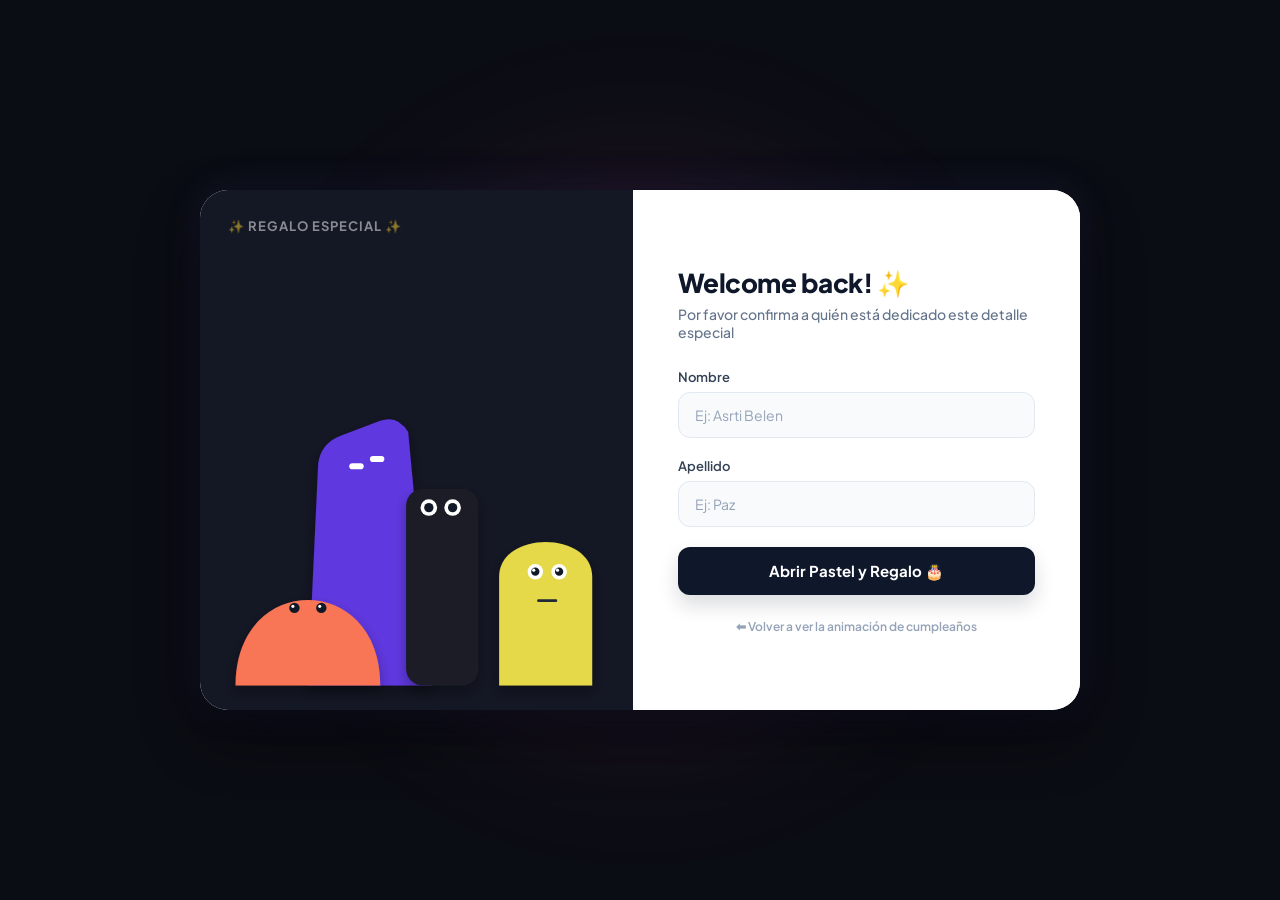
<file: pregunta.html>
<!DOCTYPE html>
<html lang="es">
<head>
  <meta charset="UTF-8" />
  <meta name="viewport" content="width=device-width, initial-scale=1.0" />
  <title>Verificación de Cumpleaños - Asrti Belen Paz</title>
  <link rel="preconnect" href="https://fonts.googleapis.com">
  <link rel="preconnect" href="https://fonts.gstatic.com" crossorigin>
  <link href="https://fonts.googleapis.com/css2?family=Plus+Jakarta+Sans:wght@400;500;600;700;800&family=Playfair+Display:ital,wght@0,600;1,600&display=swap" rel="stylesheet">
  <style>
    * {
      box-sizing: border-box;
      margin: 0;
      padding: 0;
    }

    body {
      min-height: 100vh;
      display: flex;
      justify-content: center;
      align-items: center;
      background: #0b0d14;
      font-family: 'Plus Jakarta Sans', sans-serif;
      color: #1e293b;
      padding: 20px;
      overflow-x: hidden;
      position: relative;
    }

    /* Fondo ambiental con sutil resplandor */
    .bg-glow {
      position: absolute;
      top: 50%;
      left: 50%;
      transform: translate(-50%, -50%);
      width: 700px;
      height: 700px;
      background: radial-gradient(circle, rgba(99, 102, 241, 0.15) 0%, rgba(236, 72, 153, 0.08) 50%, transparent 70%);
      filter: blur(60px);
      pointer-events: none;
      z-index: 0;
    }

    /* Contenedor dividido estilo Split Card (como la imagen) */
    .split-card {
      position: relative;
      z-index: 10;
      display: flex;
      flex-direction: row;
      width: 880px;
      max-width: 100%;
      min-height: 520px;
      background: #ffffff;
      border-radius: 28px;
      box-shadow: 0 25px 60px rgba(0, 0, 0, 0.45), 0 0 40px rgba(99, 102, 241, 0.1);
      overflow: hidden;
      animation: cardAppear 0.9s cubic-bezier(0.16, 1, 0.3, 1) forwards;
    }

    @keyframes cardAppear {
      from {
        opacity: 0;
        transform: translateY(30px) scale(0.96);
      }
      to {
        opacity: 1;
        transform: translateY(0) scale(1);
      }
    }

    /* =========================================================
       PANEL IZQUIERDO: LAS CRIATURAS ANIMADAS
       ========================================================= */
    .creatures-panel {
      flex: 1.1;
      background: #141724;
      position: relative;
      display: flex;
      flex-direction: column;
      justify-content: flex-end;
      align-items: center;
      padding: 30px 20px 0 20px;
      overflow: hidden;
      user-select: none;
    }

    .brand-tag {
      position: absolute;
      top: 28px;
      left: 28px;
      font-size: 13px;
      font-weight: 700;
      letter-spacing: 1px;
      color: rgba(255, 255, 255, 0.5);
      text-transform: uppercase;
    }

    .creatures-stage {
      width: 100%;
      height: 380px;
      position: relative;
      display: flex;
      justify-content: center;
      align-items: flex-end;
      transition: transform 0.45s cubic-bezier(0.34, 1.56, 0.64, 1);
      transform-origin: bottom center;
    }

    /* SVG de criaturas */
    .creatures-svg {
      width: 100%;
      height: 100%;
      max-width: 420px;
      overflow: visible;
    }

    /* Pupilas e iris interactivos */
    .pupil, .eye-shape {
      transition: transform 0.08s ease-out;
      transform-origin: center;
    }

    /* =========================================================
       ESTADOS DE LAS CRIATURAS
       ========================================================= */

    /* 1. Despertar en carga */
    .sleeping .creature-eye {
      transform: scaleY(0.08);
      transition: transform 0.4s ease;
    }

    .awake .creature-eye {
      transform: scaleY(1);
      transition: transform 0.3s cubic-bezier(0.34, 1.56, 0.64, 1);
    }

    /* 2. Muy atentos cuando vas a escribir (se acercan al formulario) */
    .creatures-stage.attentive {
      transform: translateX(32px) skewX(-3deg) scale(1.03);
    }

    .creatures-stage.attentive #yellowCreature {
      transform: translateX(18px) rotate(4deg);
      transition: transform 0.35s ease;
    }

    .creatures-stage.attentive #orangeCreature {
      transform: translateX(12px) rotate(3deg);
      transition: transform 0.35s ease;
    }

    .creatures-stage.attentive #blackCreature {
      transform: translateY(-8px) rotate(2deg);
      transition: transform 0.35s ease;
    }

    .creatures-stage.attentive #purpleCreature {
      transform: translateX(10px) rotate(2.5deg);
      transition: transform 0.35s ease;
    }

    /* 3. Se asustan cuando te equivocas (se echan para atrás y niegan) */
    .creatures-stage.scared {
      transform: translateX(-40px) scale(0.92);
      animation: shakeNo 0.65s cubic-bezier(0.36, 0.07, 0.19, 0.97) infinite;
    }

    @keyframes shakeNo {
      0%, 100% { transform: translateX(-40px) rotate(0deg) scale(0.92); }
      20% { transform: translateX(-48px) rotate(-5deg) scale(0.92); }
      40% { transform: translateX(-32px) rotate(5deg) scale(0.92); }
      60% { transform: translateX(-46px) rotate(-4deg) scale(0.92); }
      80% { transform: translateX(-35px) rotate(4deg) scale(0.92); }
    }

    .creatures-stage.scared .pupil {
      transform: scale(0.5) !important;
      fill: #e11d48 !important;
    }

    .creatures-stage.scared #mouthYellow {
      d: path("M 305 240 Q 312 248 318 240 Q 324 232 330 240") !important;
      stroke: #e11d48 !important;
    }

    /* 4. Celebración cuando aciertas */
    .creatures-stage.celebrating {
      transform: translateY(-10px) scale(1.05);
      animation: happyCheer 0.6s ease infinite alternate;
    }

    @keyframes happyCheer {
      0% { transform: translateY(-5px) scale(1.02); }
      100% { transform: translateY(-22px) scale(1.06); }
    }

    .creatures-stage.celebrating #mouthYellow {
      d: path("M 306 235 Q 318 250 330 235") !important;
      stroke: #16a34a !important;
    }

    /* =========================================================
       PANEL DERECHO: FORMULARIO ELEGANTE
       ========================================================= */
    .form-panel {
      flex: 1;
      padding: 50px 45px;
      display: flex;
      flex-direction: column;
      justify-content: center;
      background: #ffffff;
      position: relative;
    }

    .form-header {
      margin-bottom: 28px;
    }

    .form-header h2 {
      font-size: 26px;
      font-weight: 800;
      color: #0f172a;
      letter-spacing: -0.5px;
      margin-bottom: 6px;
    }

    .form-header p {
      font-size: 14px;
      color: #64748b;
      font-weight: 500;
    }

    .form-group {
      margin-bottom: 20px;
    }

    .form-group label {
      display: block;
      font-size: 13px;
      font-weight: 600;
      color: #334155;
      margin-bottom: 7px;
    }

    .input-wrapper {
      position: relative;
    }

    .input-wrapper input {
      width: 100%;
      padding: 13px 16px;
      font-size: 14px;
      font-family: inherit;
      color: #0f172a;
      background: #f8fafc;
      border: 1.5px solid #e2e8f0;
      border-radius: 12px;
      outline: none;
      transition: all 0.25s ease;
    }

    .input-wrapper input:focus {
      background: #ffffff;
      border-color: #6366f1;
      box-shadow: 0 0 0 4px rgba(99, 102, 241, 0.12);
    }

    .input-wrapper input::placeholder {
      color: #94a3b8;
    }

    /* Botón Submit */
    .btn-submit {
      width: 100%;
      padding: 14px;
      margin-top: 10px;
      background: #0f172a;
      color: #ffffff;
      border: none;
      border-radius: 12px;
      font-size: 15px;
      font-weight: 700;
      font-family: inherit;
      cursor: pointer;
      box-shadow: 0 10px 20px rgba(15, 23, 42, 0.15);
      transition: all 0.25s ease;
      display: flex;
      align-items: center;
      justify-content: center;
      gap: 8px;
    }

    .btn-submit:hover {
      background: #1e293b;
      transform: translateY(-2px);
      box-shadow: 0 14px 28px rgba(15, 23, 42, 0.25);
    }

    .btn-submit:active {
      transform: translateY(1px);
    }

    /* Mensajes de feedback */
    .feedback-box {
      margin-top: 18px;
      min-height: 24px;
      font-size: 13px;
      font-weight: 600;
      text-align: center;
      border-radius: 8px;
      padding: 6px 10px;
      transition: all 0.3s ease;
    }

    .feedback-box.error {
      background: #fef2f2;
      color: #ef4444;
      border: 1px solid #fecaca;
    }

    .feedback-box.success {
      background: #f0fdf4;
      color: #16a34a;
      border: 1px solid #bbf7d0;
    }

    .return-link {
      display: block;
      margin-top: 24px;
      text-align: center;
      font-size: 12px;
      font-weight: 600;
      color: #94a3b8;
      text-decoration: none;
      transition: color 0.2s;
    }

    .return-link:hover {
      color: #6366f1;
    }

    /* Responsive: en móviles se apila verticalmente */
    @media (max-width: 768px) {
      .split-card {
        flex-direction: column;
        max-width: 440px;
      }
      .creatures-panel {
        height: 250px;
        padding-top: 20px;
      }
      .creatures-stage {
        height: 220px;
      }
      .form-panel {
        padding: 35px 25px;
      }
    }
  </style>
</head>
<body>
  <div class="bg-glow"></div>

  <div class="split-card">
    <!-- PANEL IZQUIERDO: CRIATURAS ANIMADAS -->
    <div class="creatures-panel">
      <div class="brand-tag">✨ Regalo Especial ✨</div>

      <div class="creatures-stage awake" id="creaturesStage">
        <svg class="creatures-svg" viewBox="0 0 380 320" xmlns="http://www.w3.org/2000/svg">
          <defs>
            <!-- Filtro de sombra suave -->
            <filter id="softShadow" x="-10%" y="-10%" width="130%" height="130%">
              <feDropShadow dx="0" dy="6" stdDeviation="6" flood-color="#000" flood-opacity="0.3"/>
            </filter>
          </defs>

          <!-- 1. CRIATURA MORADA (Fondo Izquierda, diagonal inclinada) -->
          <g id="purpleCreature" style="transform-origin: 120px 320px; transition: transform 0.4s ease;">
            <!-- Cuerpo morado geométrico estilizado inclinado -->
            <path d="M 85 320 L 95 105 Q 98 85 118 78 L 155 64 Q 172 58 182 75 L 205 320 Z" 
                  fill="#6037e0" filter="url(#softShadow)" />
            
            <!-- Ojos horizontales blancos minimalistas de la criatura morada -->
            <g id="purpleEyes">
              <!-- Ojo izquierdo -->
              <rect class="creature-eye eye-shape" x="125" y="105" width="14" height="6" rx="3" fill="#ffffff" />
              <!-- Ojo derecho -->
              <rect class="creature-eye eye-shape" x="145" y="98" width="14" height="6" rx="3" fill="#ffffff" />
            </g>
          </g>

          <!-- 2. CRIATURA NEGRA / CARBÓN (Centro, pilar alto con ojos en el borde) -->
          <g id="blackCreature" style="transform-origin: 215px 320px; transition: transform 0.4s ease;">
            <!-- Cuerpo rectangular redondeado oscuro -->
            <rect x="180" y="130" width="70" height="190" rx="16" fill="#1b1e28" filter="url(#softShadow)" />
            
            <!-- Ojos en el borde superior -->
            <g id="blackEyes">
              <!-- Globo ocular izquierdo -->
              <circle cx="202" cy="148" r="8" fill="#ffffff" />
              <circle class="pupil" id="pupilBlackL" cx="202" cy="148" r="4.5" fill="#111827" />

              <!-- Globo ocular derecho -->
              <circle cx="225" cy="148" r="8" fill="#ffffff" />
              <circle class="pupil" id="pupilBlackR" cx="225" cy="148" r="4.5" fill="#111827" />
            </g>
          </g>

          <!-- 3. CRIATURA NARANJA (Frente Izquierda, cúpula gordita y tierna) -->
          <g id="orangeCreature" style="transform-origin: 85px 320px; transition: transform 0.4s ease;">
            <!-- Domo redondo anaranjado -->
            <path d="M 15 320 C 15 210, 155 210, 155 320 Z" fill="#f87454" filter="url(#softShadow)" />
            
            <!-- Ojitos negros curiosos con destellos -->
            <g id="orangeEyes">
              <!-- Ojo izquierdo -->
              <circle class="creature-eye pupil" id="pupilOrangeL" cx="72" cy="245" r="5" fill="#111827" />
              <!-- Destello izquierdo -->
              <circle cx="70.5" cy="243.5" r="1.5" fill="#ffffff" />

              <!-- Ojo derecho -->
              <circle class="creature-eye pupil" id="pupilOrangeR" cx="98" cy="245" r="5" fill="#111827" />
              <!-- Destello derecho -->
              <circle cx="96.5" cy="243.5" r="1.5" fill="#ffffff" />
            </g>
          </g>

          <!-- 4. CRIATURA AMARILLA (Frente Derecha, cápsula que se asoma curiosa al formulario) -->
          <g id="yellowCreature" style="transform-origin: 315px 320px; transition: transform 0.4s ease;">
            <!-- Cápsula amarilla alargada -->
            <path d="M 270 320 L 270 215 C 270 170, 360 170, 360 215 L 360 320 Z" fill="#e5d848" filter="url(#softShadow)" />
            
            <!-- Ojitos redondos con pupilas que miran -->
            <g id="yellowEyes">
              <!-- Ojo izquierdo -->
              <circle cx="305" cy="210" r="7.5" fill="#ffffff" />
              <circle class="pupil" id="pupilYellowL" cx="305" cy="210" r="4" fill="#111827" />
              <circle cx="303.5" cy="208.5" r="1.5" fill="#ffffff" />

              <!-- Ojo derecho -->
              <circle cx="328" cy="210" r="7.5" fill="#ffffff" />
              <circle class="pupil" id="pupilYellowR" cx="328" cy="210" r="4" fill="#111827" />
              <circle cx="326.5" cy="208.5" r="1.5" fill="#ffffff" />
            </g>

            <!-- Boquita tierna de línea (se anima si se asusta o sonríe) -->
            <path id="mouthYellow" d="M 308 238 L 325 238" stroke="#1f2937" stroke-width="2.5" stroke-linecap="round" fill="none" style="transition: all 0.3s ease;" />
          </g>
        </svg>
      </div>
    </div>

    <!-- PANEL DERECHO: FORMULARIO DE ACCESO -->
    <div class="form-panel">
      <div class="form-header">
        <h2>Welcome back! ✨</h2>
        <p>Por favor confirma a quién está dedicado este detalle especial</p>
      </div>

      <form id="verifForm">
        <div class="form-group">
          <label for="nombreInput">Nombre</label>
          <div class="input-wrapper">
            <input type="text" id="nombreInput" placeholder="Ej: Asrti Belen" autocomplete="off" required />
          </div>
        </div>

        <div class="form-group">
          <label for="apellidoInput">Apellido</label>
          <div class="input-wrapper">
            <input type="text" id="apellidoInput" placeholder="Ej: Paz" autocomplete="off" required />
          </div>
        </div>

        <button type="submit" class="btn-submit" id="submitBtn">
          <span>Abrir Pastel y Regalo 🎂</span>
        </button>

        <div class="feedback-box" id="feedbackBox" style="display:none;"></div>
      </form>

      <a href="index.html" class="return-link">⬅ Volver a ver la animación de cumpleaños</a>
    </div>
  </div>

  <script>
    // Audio sintetizado offline
    let audioCtx = null;
    function playBeep(freq, type = 'sine', duration = 0.2) {
      try {
        if (!audioCtx) audioCtx = new (window.AudioContext || window.webkitAudioContext)();
        if (audioCtx.state === 'suspended') audioCtx.resume();
        const osc = audioCtx.createOscillator();
        const gain = audioCtx.createGain();
        osc.type = type;
        osc.frequency.setValueAtTime(freq, audioCtx.currentTime);
        gain.gain.setValueAtTime(0.18, audioCtx.currentTime);
        gain.gain.exponentialRampToValueAtTime(0.001, audioCtx.currentTime + duration);
        osc.connect(gain);
        gain.connect(audioCtx.destination);
        osc.start();
        osc.stop(audioCtx.currentTime + duration);
      } catch (e) {}
    }

    const stage = document.getElementById('creaturesStage');
    const nombreInput = document.getElementById('nombreInput');
    const apellidoInput = document.getElementById('apellidoInput');
    const form = document.getElementById('verifForm');
    const feedbackBox = document.getElementById('feedbackBox');

    // Despertar animado al abrir la página
    stage.classList.add('sleeping');
    setTimeout(() => {
      stage.classList.remove('sleeping');
      stage.classList.add('awake');
      playBeep(440, 'triangle', 0.15);
    }, 450);

    // =========================================================
    // SEGUIMIENTO DE CURSOR CON LA MIRADA
    // =========================================================
    const pupils = [
      { el: document.getElementById('pupilBlackL'), maxDist: 4.5 },
      { el: document.getElementById('pupilBlackR'), maxDist: 4.5 },
      { el: document.getElementById('pupilOrangeL'), maxDist: 3.5 },
      { el: document.getElementById('pupilOrangeR'), maxDist: 3.5 },
      { el: document.getElementById('pupilYellowL'), maxDist: 4.0 },
      { el: document.getElementById('pupilYellowR'), maxDist: 4.0 }
    ];

    const purpleEyes = document.getElementById('purpleEyes');

    function updatePupils(cursorX, cursorY) {
      if (stage.classList.contains('scared')) return; // Si están asustados tienen su propia reacción

      pupils.forEach(item => {
        if (!item.el) return;
        const rect = item.el.getBoundingClientRect();
        const eyeCenterX = rect.left + rect.width / 2;
        const eyeCenterY = rect.top + rect.height / 2;

        const dx = cursorX - eyeCenterX;
        const dy = cursorY - eyeCenterY;
        const angle = Math.atan2(dy, dx);
        const distance = Math.min(item.maxDist, Math.hypot(dx, dy) / 35);

        const moveX = Math.cos(angle) * distance;
        const moveY = Math.sin(angle) * distance;

        item.el.style.transform = `translate(${moveX}px, ${moveY}px)`;
      });

      // Ojos de la criatura morada (desplazamiento horizontal sutil)
      if (purpleEyes) {
        const pRect = purpleEyes.getBoundingClientRect();
        const pdx = cursorX - (pRect.left + pRect.width / 2);
        const pMoveX = Math.max(-5, Math.min(5, pdx / 40));
        purpleEyes.style.transform = `translateX(${pMoveX}px)`;
      }
    }

    window.addEventListener('mousemove', (e) => {
      updatePupils(e.clientX, e.clientY);
    });

    window.addEventListener('touchmove', (e) => {
      if (e.touches.length > 0) {
        updatePupils(e.touches[0].clientX, e.touches[0].clientY);
      }
    });

    // =========================================================
    // ATENCIÓN TOTAL CUANDO VAS A ESCRIBIR (SE ACERCAN AL FORMULARIO)
    // =========================================================
    function setAttentiveState(active) {
      if (stage.classList.contains('scared') || stage.classList.contains('celebrating')) return;
      if (active) {
        stage.classList.add('attentive');
      } else {
        stage.classList.remove('attentive');
      }
    }

    [nombreInput, apellidoInput].forEach(inp => {
      inp.addEventListener('focus', () => {
        setAttentiveState(true);
        playBeep(620, 'sine', 0.08);
      });
      inp.addEventListener('blur', () => {
        setAttentiveState(false);
      });
      inp.addEventListener('input', () => {
        setAttentiveState(true);
      });
    });

    // =========================================================
    // VALIDACIÓN: ERROR (SE ASUSTAN) O ÉXITO (CELEBRAN)
    // =========================================================
    form.addEventListener('submit', (e) => {
      e.preventDefault();

      const nom = nombreInput.value.trim().toLowerCase();
      const ape = apellidoInput.value.trim().toLowerCase();

      // Normalizar acentos
      const cleanNom = nom.normalize("NFD").replace(/[\u0300-\u036f]/g, "");
      const cleanApe = ape.normalize("NFD").replace(/[\u0300-\u036f]/g, "");

      const isBelen = cleanNom.includes("asrti") || cleanNom.includes("belen");
      const isPaz = cleanApe.includes("paz");

      if (!cleanNom || !cleanApe || !isBelen || !isPaz) {
        // ERROR: SE ASUSTAN, SE HACEN PARA ATRÁS Y DICEN NO CON LA CABEZA
        stage.classList.remove('attentive', 'celebrating');
        stage.classList.add('scared');

        feedbackBox.style.display = 'block';
        feedbackBox.className = 'feedback-box error';
        feedbackBox.textContent = '¡Ouch! Esos no son los datos de la cumpleañera... ¿Es Asrti Belen Paz? 🥺';

        // Sonido de susto / error
        playBeep(180, 'sawtooth', 0.35);

        // Volver a estado normal después de un momento
        setTimeout(() => {
          stage.classList.remove('scared');
          if (document.activeElement === nombreInput || document.activeElement === apellidoInput) {
            stage.classList.add('attentive');
          }
        }, 1800);

        return;
      }

      // ÉXITO: CELEBRACIÓN Y PASE AL PASTEL
      stage.classList.remove('attentive', 'scared');
      stage.classList.add('celebrating');

      feedbackBox.style.display = 'block';
      feedbackBox.className = 'feedback-box success';
      feedbackBox.textContent = `¡Identidad confirmada! ¡Bienvenida, ${nombreInput.value.trim()} ${apellidoInput.value.trim()}! 🎉🎂`;

      // Melodía victoriosa
      [523.25, 659.25, 783.99, 1046.50].forEach((freq, idx) => {
        setTimeout(() => playBeep(freq, 'triangle', 0.25), idx * 100);
      });

      setTimeout(() => {
        window.location.href = `pastel/index.html?nombre=${encodeURIComponent(nombreInput.value.trim())}&apellido=${encodeURIComponent(apellidoInput.value.trim())}`;
      }, 1500);
    });
  </script>
</body>
</html>
</file>
<file: pastel/styles.css>
﻿html {
  overflow: hidden; 
}

body {
  background-color: rgba(255, 182, 193, 1);
  display: flex;
  justify-content: center;
  align-items: center;
  height: 100vh;
}

/*Confeti Atras*/
#canvas1 {
  position: absolute; 
  top: 0;
  left: 0;
  display: block;
  pointer-events: none;
  z-index: 0;
}

/*Ajustamos para dejarlo en caida [contendor  de los objetos / mesa]*/
.contenedor {
  display: flex;
  flex-direction: column; 
  align-items: center;    
}

/* Portaretrato + torta + caja de regalo */
.portaretrato-torta-caja {
  display: flex;
  justify-content: center;
  align-items: flex-end;
  width: 520px;
  gap: 20px;
  position: relative;
  bottom: -50px;
}

/* Mesa */
.soporte {
  position: relative;
  width: 500px;
  left: -20px;
  bottom: -50px;
  height: 20px;
  border-radius: 100px;
  background-color: #4A4A4A;
}

.soporte::before {
  content: "";
  position: absolute;
  width: 100px;
  height: 1000px;
  background-color: #4A4A4A;
  left: 195px;
  top: 18px;
}

.soporte::after {
  content: "";
  position: absolute;
  background-color: rgba(255, 182, 193, 1);
  width: 95px;
  height: 1000px;
  border-radius: 30px 30px 0 0;
  left: 136px;
  top: 20px;
  box-shadow: 125px 0 rgba(255, 182, 193, 1);
}

/*PortaRetrato*/
.portaretrato {
  position: relative;
  display: flex;
  flex-direction: column;
  align-items: center;
}

.marco {
  width: 50px;
  height: 50px;
  padding: 5px;
  background-color: #bb7d4e; 
  border: 5px solid #8a5e3c; 
  box-shadow: 0 4px 8px rgba(0,0,0,0.5);
  display: flex;
  align-items: center;
  justify-content: center;
}

.marco img {
  width: 100%;
  height: 100%;
  object-fit: cover;
}

.soporte-marco {
  width: 50px;
  height: 15px;
  background-color: #8a5e3c; 
  margin-top: -5px;
  clip-path: polygon(0 0, 100% 0, 80% 100%, 20% 100%);
}

/*Torta De Cumpleaños*/
.torta-cumpleaños {
  position: relative;
  width: 274px;  /* mismo ancho que la torta */
  height: 180px; /* espacio para torta + vela + llama */
  display: flex;
  justify-content: center;
  align-items: flex-end;
}

.torta {
  position: absolute;
  overflow: hidden;
  width: 274px;
  height: 140px;
  background-color: #FDE8C8;
  bottom: 0; /* pegada abajo del contenedor */
  left: 0; /* centrada horizontalmente */
  border-radius: 30px 30px 0 0;
}

.torta:before {
  content: "";
  position: absolute;
  background-color: #ff9393;
  width: 275px;
  height: 15px;
  top: 75px;
  box-shadow: 0 30px #ff9393;
}

.torta:after {
  content: "";
  position: absolute;
  background-color: #ff5959;
  width: 275px;
  height: 40px;
}

.chocolate {
  position: absolute;
  background-color: #ff5959;
  width: 25px;
  height: 45px;
  top: 25px;
  left: 0;
  z-index: 1;
  border-radius: 50px;
  box-shadow: 25px 2px #FDE8C8, 50px -10px #ff5959, 
              75px -5px #FDE8C8, 100px 3px #ff5959,
              125px 0px #FDE8C8, 150px -5px #ff5959,
              175px 3px #FDE8C8, 200px -5px #ff5959,
              225px -10px #FDE8C8, 250px 4px #ff5959;
}

.vela {
  position: absolute;
  width: 15px;
  height: 70px;
  background-color: white;
  bottom: 140px; /* encima de la torta */
  left: calc(50% - 7.5px); /* centrada */
  box-shadow: inset 0 -10px #FF6F61;
}

.vela:before {
  content: "";
  position: absolute;
  width: 15px;
  height: 15px;
  background-color: #FF6F61;
  top: 10px;
  box-shadow: 0 25px #FF6F61; 
}

.vela:after {
  content: "";
  position: absolute;
  width: 2px;
  height: 15px;
  background-color: black;
  top: -15px;
  left: 6px;
}

.llama {
  position: absolute;
  bottom: 210px; /* encima de la vela */
  left: calc(50% - 10px);
  width: 20px;
  height: 30px;
  background: radial-gradient(ellipse at bottom, rgba(255, 255, 180, 1) 0%, rgba(255, 200, 0, 0.9) 50%, rgba(255, 120, 0, 0.6) 80%, transparent 100%);
  border-radius: 50%;
  filter: blur(0.5px);
  animation: flama 0.15s infinite alternate ease-in-out;
  opacity: 0.95;
  cursor: pointer;
  z-index: 10000;
}

@keyframes flama {
  from {
    transform: scale(1, 1) translateY(0);
    background: radial-gradient(ellipse at bottom, rgba(255, 255, 180, 1) 0%, rgba(255, 200, 0, 0.9) 50%, rgba(255, 120, 0, 0.6) 80%, transparent 100%);
  }
  50% {
    transform: scale(1.1, 1.2) translateY(-2px);
    background: radial-gradient(ellipse at bottom, rgba(255, 255, 200, 1) 0%, rgba(255, 170, 0, 0.85) 50%, rgba(255, 80, 0, 0.5) 80%, transparent 100%);
  }
  to {
    transform: scale(0.9, 1.05) translateY(1px);
    background: radial-gradient(ellipse at bottom, rgba(255, 250, 180, 1) 0%, rgba(255, 190, 0, 0.88) 50%, rgba(255, 90, 0, 0.55) 80%, transparent 100%);
  }
}

/*Todo Oscuro*/
.overlay {
  position: fixed;
  inset: 0;
  background-color: black;
  opacity: 1;
  z-index: 9999;
  transition: opacity 1.5s ease;
}
.overlay.hidden {
  opacity: 0;
  pointer-events: none;
}

@keyframes apagar {
  from { transform: scale(1); opacity: 1; }
  to { transform: scale(0); opacity: 0; }
}

.caja-wrapper {
  transform: scale(0.75);
  transform-origin: center bottom; /* para que se reduzca hacia el centro y desde la base */
}

/*Regalo De Cumpleaños*/
.caja {
  position: relative;
  left: -20px;      
  width: 150px; /* ancho del objeto */
  height: 180px; /* alto total (caja + cinta + estrellas)*/
  display: flex;
  justify-content: center;
  align-items: flex-end;
}

/* Elementos de la caja */
.cinta-de-regalo,
.cinta-de-regalo-izquierda,
.cinta-de-regalo-derecha,
.cinta-de-regalo-centro,
.regalos,
.regalo-sombra,
.regalo {
  position: absolute;
}

.cinta-de-regalo {
  bottom: 100px; /* ajustado para que quede encima */
  left: calc(50% - 17px);
  width: 34px;
  height: 23px;
  animation: cinta 1.5s ease-in-out infinite;
}

.cinta-de-regalo-centro {
  border-radius: 12px;
  width: 100%;
  height: 100%;
  background-color: #d22d2d;
}

.cinta-de-regalo-izquierda,
.cinta-de-regalo-derecha {
  box-shadow: 0 0 0 8px #fe3f3f inset; 
  top: 3.4px;
  width: 45px;
  height: 57px;
  background-color: #d22d2d;
}

.cinta-de-regalo-izquierda {
  border-radius: 17px 0 34px 11px / 17px 0 34px 40px;
  right: calc(100% - 12px);
  transform: rotate(35deg);
  transform-origin: 100% 15%;
}
.cinta-de-regalo-izquierda::before {
  background-color: #fe3f3f;
  border-radius: inherit;
  content: "";
  position: absolute;
  inset: 0;
  clip-path: polygon(0 42%, 100% 12%, 100% 100%, 0 100%);
}

.cinta-de-regalo-derecha {
  border-radius: 0 17px 11px 34px / 0 17px 40px 34px;
  left: calc(100% - 12px);
  transform: rotate(-35deg);
  transform-origin: 0% 15%;
}

.cinta-de-regalo-derecha::before {
  background-color: #fe3f3f;
  border-radius: inherit;
  content: "";
  position: absolute;
  inset: 0;
  clip-path: polygon(0 12%, 100% 42%, 100% 100%, 0 100%);
}

/* Base de la caja */
.regalos {
  animation: base 1.5s ease-in-out infinite;
  background: linear-gradient(#fe3f3f, #fe3f3f) 50% 50% / 32px 100% no-repeat, #e9e3e3;
  border-radius: 16px;
  bottom: 0;
  left: calc(50% - 60.2px);
  width: 120.4px;
  height: 80px;
  overflow: hidden;
  cursor: pointer;
}

.regalo {
  animation: techo 1.5s ease-in-out infinite;
  background: linear-gradient(#fe3f3f, #fe3f3f) 50% 50% / 32px 101% no-repeat, #efffee;
  bottom: 77px;
  left: calc(50% - 66.5px);
  width: 133px;
  height: 34px;
  border-radius: 10px;
  cursor: pointer;
}

.regalo-sombra {
  animation: sombra 1.5s ease-in-out infinite;
  background-color: #00000010;
  bottom: 77px;
  left: calc(50% - 76.5px);
  width: 133px;
  height: 34px;
  border-radius: 10px;
}

/* Estrellas animadas */
.icono-estrella {
  position: absolute;
  background-color: #fcff50;
  clip-path: polygon(50% 0, 65% 35%, 100% 50%, 65% 65%, 50% 100%, 35% 65%, 0 50%, 35% 35%);
}

.estrella1 { animation: estrella1 1.5s ease-in-out infinite; animation-delay: calc(1.5s * 0.5);  bottom: 20px;  left: 120px; width: 28px; height: 28px; }
.estrella2 { animation: estrella2 1.5s ease-in-out infinite; animation-delay: calc(1.5s * 0.125); top: 10px;   left: 100px; width: 28px; height: 28px; }
.estrella3 { animation: estrella1 1.5s ease-in-out infinite; animation-delay: calc(1.5s * 0.25);  top: 60px;   left: 50px;  width: 20px; height: 20px; }
.estrella4 { animation: estrella2 1.5s ease-in-out infinite; bottom: 5px;  left: 20px;  width: 28px; height: 28px; }
.estrella5 { animation: estrella2 1.5s ease-in-out infinite; animation-delay: calc(1.5s * 0.375); top: 20px;   left: 20px;  width: 20px; height: 20px; }

/*Animaciones Regalo*/
@keyframes cinta {
  from,
  50% {
    transform: translateY(0) rotate(0);
  }
  62.5% {
    transform: translateY(75%) rotate(0);
  }
  68.75% {
    transform: translateY(-37.5%) rotate(15deg);
  }
  75% {
    transform: translateY(-150%) rotate(5deg);
  }
  87.5% {
    transform: translateY(65%) rotate(-3deg);
  }
  to {
    transform: translateY(0) rotate(0);
  }
}

@keyframes base {
  from,
  50% {
    transform: translateY(0) scale(1, 1);
  }
  62.5% {
    transform: translateY(4%) scale(1.12, 0.89);
  }
  75% {
    transform: translateY(-11%) scale(0.92, 1.1);
  }
  87.5% {
    transform: translateY(0%) scale(1.05, 0.9);
  }
  to {
    transform: translateY(0) scale(1, 1);
  }
}

@keyframes techo {
  from,
  50% {
    transform: translateY(0) scale(1, 1) rotate(0);
  }
  62.5% {
    animation-timing-function: ease-in;
    transform: translateY(45%) scale(1.14, 0.95) rotate(0);
  }
  68.75% {
    animation-timing-function: ease-out;
    transform: translateY(-22.5%) scale(1.05, 1.03) rotate(15deg);
  }
  75% {
    animation-timing-function: ease-out;
    transform: translateY(-90%) scale(0.96, 1.1) rotate(5deg);
  }
  87.5% {
    transform: translateY(30%) scale(1.12, 0.93) rotate(-3deg);
  }
  to {
    transform: translateY(0) scale(1, 1) rotate(0);
  }
}

@keyframes sombra {
  from,
  50% {
    transform: translateY(0) scale(1, 1) rotate(0);
  }
  62.5% {
    animation-timing-function: ease-in;
    transform: translateY(10%) scale(1.14, 0.95) rotate(0);
  }
  68.75% {
    animation-timing-function: ease-out;
    transform: translateY(-10%) scale(1.05, 1.03) rotate(15deg);
  }
  75% {
    animation-timing-function: ease-out;
    transform: translateY(-30%) scale(0.96, 1.1) rotate(5deg);
  }
  87.5% {
    transform: translateY(10%) scale(1.12, 0.93) rotate(-3deg);
  }
  to {
    transform: translateY(0) scale(1, 1) rotate(0);
  }
}

@keyframes estrella1 {
  from {
    transform: scale(0) rotate(0);
  }
  25% {
    animation-timing-function: ease-out;
    transform: scale(1) rotate(0.25turn);
  }
  50%,
  to {
    transform: scale(0) rotate(0.5turn);
  }
}

@keyframes estrella2 {
  from {
    transform: scale(0) rotate(0);
  }
  25% {
    animation-timing-function: ease-out;
    transform: scale(1) rotate(-0.25turn);
  }
  50%,
  to {
    transform: scale(0) rotate(-0.5turn);
  }
}

/*Mensaje*/
.happy-birthday {
    position: absolute;
    top: -150px; /* Ajusta la distancia vertical desde la torta */
    left: 20%;
    transform: translateX(-50%);
    font-family: 'Pacifico', cursive;
    font-size: 40px;
    color: #ff4d6d; 
    user-select: none;
    text-shadow: 2px 2px 4px rgba(0,0,0,0.15);
    animation: flotar 2s ease-in-out infinite,
               brillo 1.5s infinite;
}

/* Modal */
.modal-carta {
  position: fixed;
  inset: 0;
  background-color: rgba(0, 0, 0, 0.85);
  display: flex;
  justify-content: center;
  align-items: center;
  z-index: 999;
  opacity: 0;
  pointer-events: none;
  transition: opacity 0.3s ease;
}

.modal-carta.activo {
  opacity: 1;
  pointer-events: auto;
}

/*Carta*/
.carta {
  background: linear-gradient(135deg, #ffeeee, #fbd5e4);
  padding: 32px;
  width: 400px;
  max-width: 80%;
  border-radius: 12px;
  border: 3px solid #ffb6c1; 
  box-shadow: 0 0 25px rgba(255, 182, 193, 0.6);
  font-family: 'Georgia', serif;
  position: relative;
  animation: aparecer 0.8s ease;
}

.carta h2 {
  font-family: cursive;
  font-size: 28px;
  color: #fd7e91; 
  margin-bottom: 16px;
  text-align: center;
}

.carta p {
  font-size: 17px;
  line-height: 1.5;
  color: #333;
}

.carta .firma {
  margin-top: 32px;
  font-style: italic;
  text-align: right;
  color: #323232;
}

/* Animación de entrada */
@keyframes aparecer {
  from {
    opacity: 0;
    transform: scale(0.9);
  }
  to {
    opacity: 1;
    transform: scale(1);
  }
}

/* Animación flotante */
@keyframes flotar {
    from, to {
        transform: translate(0, 0);
    }
    50% {
        transform: translate(0, -8px);
    }
}

@keyframes brillo {
  from, to {
    text-shadow: 0 0 3px #fff, 0 0 6px #ff4d6d, 0 0 9px #ff4d6d;
  }
  50% {
    text-shadow: 0 0 6px #fff, 0 0 12px #ff4d6d, 0 0 18px #ff4d6d;
  }
}

/*Confeti Delante*/
#canvas2 {
  position: absolute; 
  top: 0;
  left: 0;
  display: block;
  z-index: 2;
  pointer-events: none;
}
</file>
<file: pastel/mobile.css>
﻿/*Evitamos el Resaltado Azul de los Moviles*/
* {
  -webkit-tap-highlight-color: transparent;
  outline: none;
  user-select: none;         /* Evita seleccionar texto al tocar */
  -webkit-user-select: none; /* Para Safari/iOS */
  -moz-user-select: none;    /* Firefox */
  -ms-user-select: none;     /* IE/Edge */
}

/* Mesa */
.soporte {
  width: 370px;
  left: -6px;
}

.soporte::before {
  width: 100px;
  height: 1000px;
  left: 50%;
  transform: translateX(-50%);
  top: 18px;
}

.soporte::after {
  width: 95px;
  height: 1000px;
  left: 85px;
}

/*Mensaje*/
.happy-birthday {
  top: -100%;
  left: 120px;
}

/*Objetos de la mesa*/
.portaretrato {
  transform: scale(0.75);
  left: 65px;
  bottom: -12px;
}

.torta {
  transform: scale(0.75);
  left: 15px;
  bottom: -20px;
}

.caja {
  transform: scale(0.75);
  left: -65px;
  bottom: -26px;
}

.vela {
  transform: scale(0.75);
  bottom: 94px;
  left: 145px;
}

.llama {
  bottom: 160px;
  left: 142px;
}

.carta {
  animation: none; /* Evitar mini zoom */
  transform: scale(0.8);
  transform-origin: center center;
  margin: 0 auto; /* Centrar horizontalmente */
}

/* Nuevo media query para pantallas más pequeñas */
@media only screen and (max-width: 400px) {

  .soporte {
    width: 300px;
  }

  .soporte::after {
    left: 45px;
    top: 20px;
  }

  .happy-birthday {
    font-size: 36px;
    top: -100%;
    left: 130px; 
  }

  .portaretrato {
    transform: scale(0.65);
    left: 92px;
    bottom: -16px;
  }

  .torta {
    transform: scale(0.63);
    left: 17px;
    bottom: -27px;
  }

  .caja {
    transform: scale(0.65);
    left: -100px;
    bottom: -35px;
  }

  .vela {
    transform: scale(0.65);
    bottom: 74px;
    left: 160px;
  }

  .llama {
    bottom: 138px;
    left: 157px;
  }

  .carta {
    transform: scale(0.7);
  }
}
</file>
